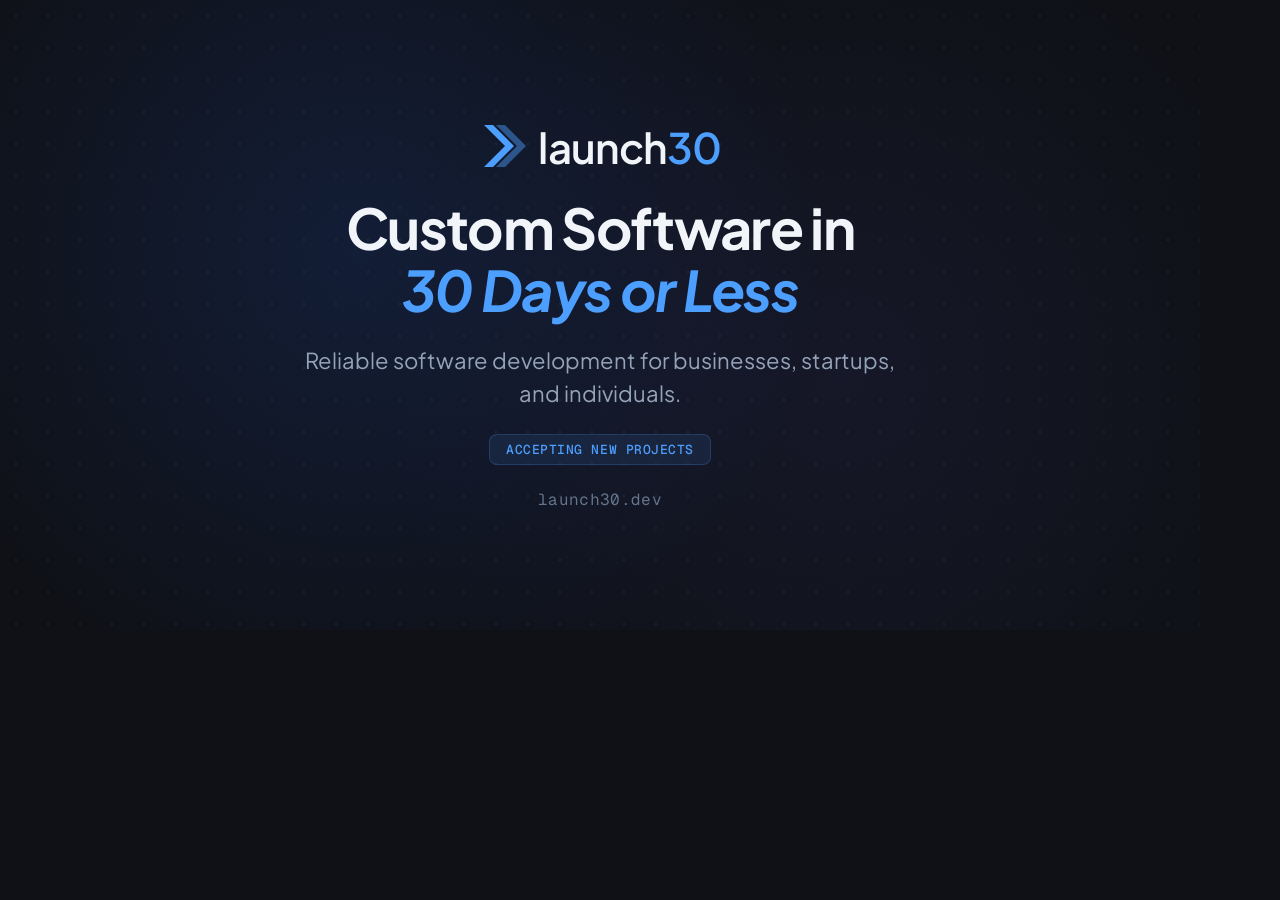
<file: og-image.html>
<!DOCTYPE html>
<html>
<head>
<meta charset="UTF-8">
<link href="https://fonts.googleapis.com/css2?family=Plus+Jakarta+Sans:wght@400;500;600;700&family=Geist+Mono:wght@400;500&display=swap" rel="stylesheet">
<style>
  * { margin: 0; padding: 0; box-sizing: border-box; }
  body {
    width: 1200px;
    height: 630px;
    background: #0f1117;
    font-family: 'Plus Jakarta Sans', sans-serif;
    display: flex;
    align-items: center;
    justify-content: center;
    position: relative;
    overflow: hidden;
  }
  /* Subtle radial glow */
  body::before {
    content: '';
    position: absolute;
    inset: 0;
    background:
      radial-gradient(circle at 30% 40%, rgba(37, 99, 235, 0.15), transparent 50%),
      radial-gradient(circle at 70% 60%, rgba(99, 102, 241, 0.08), transparent 50%);
  }
  /* Dot grid */
  body::after {
    content: '';
    position: absolute;
    inset: 0;
    background-image: radial-gradient(circle, rgba(255,255,255,0.06) 1px, transparent 1px);
    background-size: 32px 32px;
  }
  .card {
    position: relative;
    z-index: 1;
    text-align: center;
    display: flex;
    flex-direction: column;
    align-items: center;
    gap: 24px;
  }
  .logo-row {
    display: flex;
    align-items: center;
    gap: 12px;
  }
  .logo-text {
    font-size: 42px;
    font-weight: 600;
    color: #f1f5f9;
    letter-spacing: -0.02em;
  }
  .logo-text span {
    color: #4D9FFF;
  }
  h1 {
    font-size: 56px;
    font-weight: 700;
    color: #f1f5f9;
    letter-spacing: -0.03em;
    line-height: 1.1;
  }
  h1 em {
    font-style: italic;
    color: #4D9FFF;
  }
  p {
    font-size: 22px;
    color: #94a3b8;
    max-width: 600px;
    line-height: 1.5;
  }
  .badge {
    font-family: 'Geist Mono', monospace;
    font-size: 13px;
    font-weight: 500;
    letter-spacing: 0.04em;
    color: #4D9FFF;
    background: rgba(77, 159, 255, 0.1);
    border: 1px solid rgba(77, 159, 255, 0.2);
    padding: 6px 16px;
    border-radius: 8px;
  }
  .url {
    font-family: 'Geist Mono', monospace;
    font-size: 16px;
    color: #64748b;
    letter-spacing: 0.02em;
  }
</style>
</head>
<body>
  <div class="card">
    <div class="logo-row">
      <svg width="48" height="48" viewBox="0 0 64 64" fill="none">
        <path d="M8 4L36 32L8 60L20 60L48 32L20 4Z" fill="#4D9FFF"/>
        <path d="M24 4L52 32L24 60L36 60L64 32L36 4Z" fill="#4D9FFF" opacity="0.45"/>
      </svg>
      <span class="logo-text">launch<span>30</span></span>
    </div>
    <h1>Custom Software in<br><em>30 Days or Less</em></h1>
    <p>Reliable software development for businesses, startups, and individuals.</p>
    <span class="badge">ACCEPTING NEW PROJECTS</span>
    <span class="url">launch30.dev</span>
  </div>
</body>
</html>
</file>
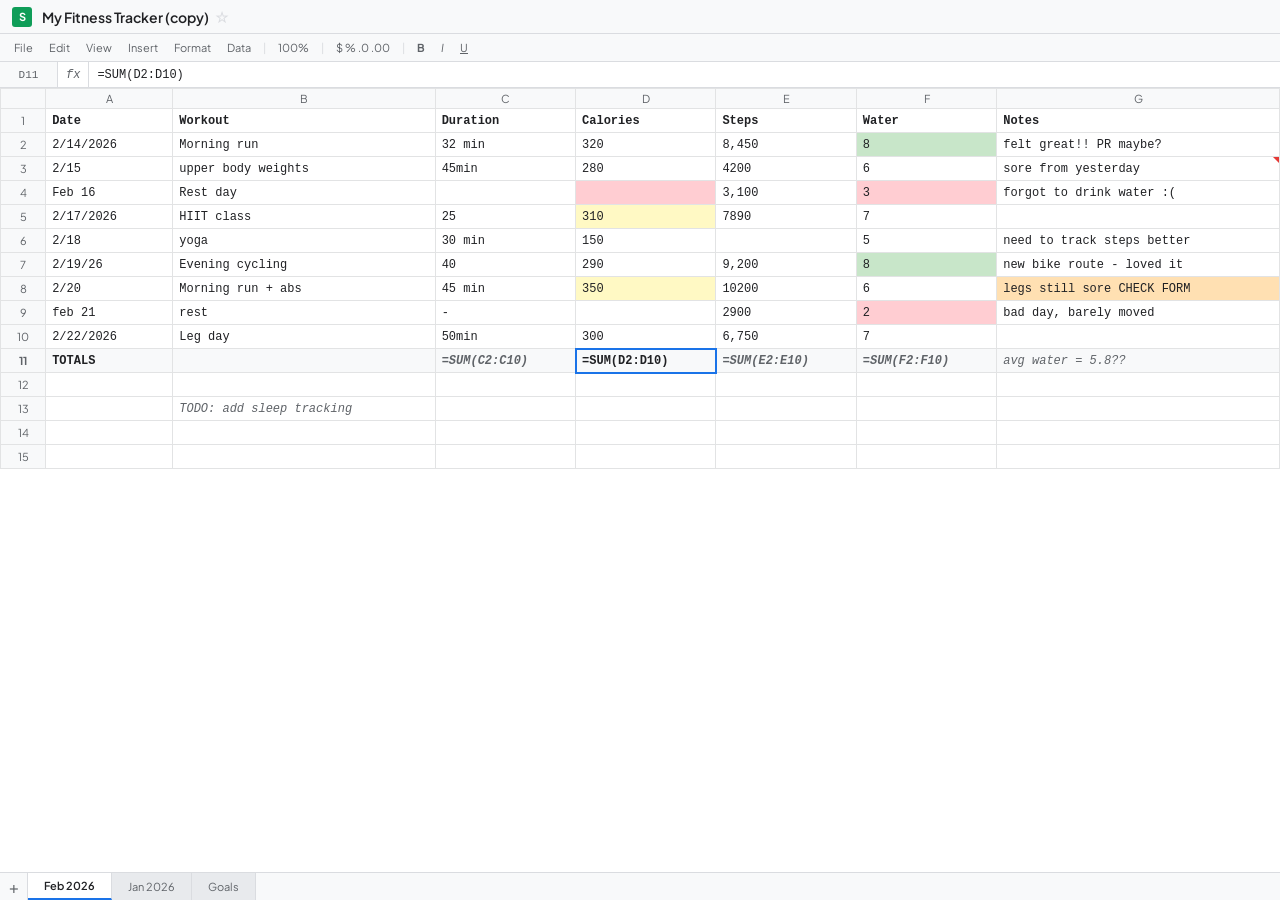
<file: demos/apps/fittrack-before.html>
<!DOCTYPE html>
<html lang="en">
<head>
<meta charset="UTF-8">
<meta name="viewport" content="width=device-width, initial-scale=1.0">
<title>My Fitness Tracker - Google Sheets</title>
<link rel="preconnect" href="https://fonts.googleapis.com">
<link rel="preconnect" href="https://fonts.gstatic.com" crossorigin>
<link href="https://fonts.googleapis.com/css2?family=Plus+Jakarta+Sans:wght@400;500;600&display=swap" rel="stylesheet">
<style>
:root {
  --sheet-bg: #ffffff;
  --chrome-bg: #f8f9fa;
  --toolbar-border: #dadce0;
  --cell-border: #e2e3e4;
  --text: #202124;
  --text-muted: #5f6368;
  --header-bg: #f8f9fa;
  --select-blue: #1a73e8;
  --tab-bg: #e8eaed;
}
@media (prefers-color-scheme: dark) {
  :root {
    --sheet-bg: #1e1e1e;
    --chrome-bg: #2d2d2d;
    --toolbar-border: #444;
    --cell-border: #3a3a3a;
    --text: #d4d4d4;
    --text-muted: #888;
    --header-bg: #2a2a2a;
    --select-blue: #4da3ff;
    --tab-bg: #333;
  }
}
*, *::before, *::after { margin: 0; padding: 0; box-sizing: border-box; }
html, body { height: 100%; overflow: hidden; }
body {
  font-family: 'Plus Jakarta Sans', Arial, sans-serif;
  background: var(--chrome-bg);
  color: var(--text);
}
/* Top chrome bar */
.chrome-bar {
  display: flex; align-items: center; gap: 10px;
  padding: 6px 12px; background: var(--chrome-bg);
  border-bottom: 1px solid var(--toolbar-border);
  font-size: 11px; color: var(--text-muted);
}
.doc-icon {
  width: 20px; height: 20px; background: #0f9d58; border-radius: 3px;
  display: flex; align-items: center; justify-content: center;
  color: #fff; font-weight: 700; font-size: 11px; flex-shrink: 0;
}
.doc-title { font-size: 14px; font-weight: 600; color: var(--text); }
.doc-star { color: #dadce0; margin-left: -4px; font-size: 16px; }
/* Toolbar */
.toolbar {
  display: flex; align-items: center; gap: 4px;
  padding: 2px 8px; background: var(--chrome-bg);
  border-bottom: 1px solid var(--toolbar-border);
  font-size: 11px; color: var(--text-muted);
  overflow: hidden; min-height: 28px;
}
.toolbar span {
  padding: 2px 6px; border-radius: 3px; white-space: nowrap;
  cursor: default; font-size: 11px;
}
.toolbar .sep { color: var(--toolbar-border); padding: 0 2px; }
/* Formula bar */
.formula-bar {
  display: flex; align-items: center;
  border-bottom: 1px solid var(--toolbar-border);
  background: var(--sheet-bg); font-size: 12px; height: 26px;
}
.cell-ref {
  width: 58px; text-align: center; border-right: 1px solid var(--toolbar-border);
  font-family: 'Consolas', 'Courier New', monospace; font-size: 11px;
  color: var(--text-muted); padding: 0 4px; height: 100%;
  display: flex; align-items: center; justify-content: center;
  background: var(--header-bg);
}
.fx {
  padding: 0 8px; color: var(--text-muted); font-style: italic;
  font-family: 'Consolas', 'Courier New', monospace; font-size: 12px;
  border-right: 1px solid var(--toolbar-border); height: 100%;
  display: flex; align-items: center;
}
.formula-input {
  flex: 1; padding: 0 8px;
  font-family: 'Consolas', 'Courier New', monospace; font-size: 12px;
  color: var(--text); display: flex; align-items: center;
}
/* Spreadsheet grid */
.sheet-wrap {
  flex: 1; overflow: auto; background: var(--sheet-bg);
  display: flex; flex-direction: column;
}
.sheet { flex: 1; }
table {
  border-collapse: collapse; width: 100%;
  font-family: 'Consolas', 'Courier New', monospace;
  font-size: 12px; color: var(--text);
}
/* Row numbers and column headers */
th {
  background: var(--header-bg); color: var(--text-muted);
  font-weight: 400; font-size: 11px;
  border: 1px solid var(--cell-border); padding: 3px 6px;
  position: sticky; top: 0; z-index: 2;
  font-family: 'Plus Jakarta Sans', Arial, sans-serif;
  user-select: none;
}
th.row-num {
  position: sticky; left: 0; z-index: 3;
  width: 32px; text-align: center; min-width: 32px;
}
th.corner {
  position: sticky; left: 0; top: 0; z-index: 4;
  width: 32px; min-width: 32px;
}
td {
  border: 1px solid var(--cell-border); padding: 3px 6px;
  white-space: nowrap; height: 24px; vertical-align: middle;
}
td.row-num {
  background: var(--header-bg); color: var(--text-muted);
  text-align: center; font-family: 'Plus Jakarta Sans', Arial, sans-serif;
  font-size: 11px; font-weight: 400;
  position: sticky; left: 0; z-index: 1; width: 32px; min-width: 32px;
}
/* Selected cell */
td.selected {
  outline: 2px solid var(--select-blue); outline-offset: -1px;
  z-index: 1; position: relative;
}
/* Column widths -- intentionally inconsistent */
.col-a { width: 90px; }
.col-b { width: 140px; }
.col-c { width: 68px; }
.col-d { width: 72px; }
.col-e { width: 80px; }
.col-f { width: 56px; }
.col-g { width: 200px; }
/* Color-coded cells (manual highlighting) */
.bg-yellow { background: #fff9c4; }
.bg-red { background: #ffcdd2; }
.bg-green { background: #c8e6c9; }
.bg-orange { background: #ffe0b2; }
@media (prefers-color-scheme: dark) {
  .bg-yellow { background: #4a4520; }
  .bg-red { background: #4a2020; }
  .bg-green { background: #1e3a1e; }
  .bg-orange { background: #4a3518; }
}
/* Comment indicator */
.has-comment {
  position: relative;
}
.has-comment::after {
  content: '';
  position: absolute; top: 0; right: 0;
  width: 0; height: 0;
  border-left: 6px solid transparent;
  border-top: 6px solid #e53935;
}
/* Totals row styling */
.totals td { font-weight: 700; background: var(--header-bg); }
.formula-text { color: var(--text-muted); font-style: italic; font-weight: 400; }
/* Bottom tab bar */
.tab-bar {
  display: flex; align-items: center; gap: 0;
  border-top: 1px solid var(--toolbar-border);
  background: var(--chrome-bg); height: 28px;
  font-family: 'Plus Jakarta Sans', Arial, sans-serif;
  font-size: 11px; flex-shrink: 0;
}
.tab-add {
  width: 28px; display: flex; align-items: center;
  justify-content: center; color: var(--text-muted);
  border-right: 1px solid var(--toolbar-border);
  height: 100%; font-size: 16px; cursor: default;
}
.tab {
  padding: 0 16px; height: 100%; display: flex;
  align-items: center; cursor: default;
  border-right: 1px solid var(--toolbar-border);
}
.tab.active {
  background: var(--sheet-bg); font-weight: 600;
  color: var(--text); border-bottom: 2px solid var(--select-blue);
}
.tab.inactive {
  background: var(--tab-bg); color: var(--text-muted);
}
/* Layout */
.app {
  display: flex; flex-direction: column;
  height: 100vh; overflow: hidden;
}
</style>
</head>
<body>
<div class="app">

  <!-- Chrome bar -->
  <div class="chrome-bar">
    <div class="doc-icon">S</div>
    <span class="doc-title">My Fitness Tracker (copy)</span>
    <span class="doc-star">&#9734;</span>
  </div>

  <!-- Toolbar -->
  <div class="toolbar">
    <span>File</span><span>Edit</span><span>View</span><span>Insert</span><span>Format</span><span>Data</span>
    <span class="sep">|</span>
    <span>100%</span><span class="sep">|</span>
    <span>$ % .0 .00</span><span class="sep">|</span>
    <span style="font-weight:700;">B</span>
    <span style="font-style:italic;">I</span>
    <span style="text-decoration:underline;">U</span>
  </div>

  <!-- Formula bar -->
  <div class="formula-bar">
    <div class="cell-ref">D11</div>
    <div class="fx">fx</div>
    <div class="formula-input">=SUM(D2:D10)</div>
  </div>

  <!-- Spreadsheet -->
  <div class="sheet-wrap">
    <div class="sheet">
      <table>
        <thead>
          <tr>
            <th class="corner"></th>
            <th class="col-a">A</th>
            <th class="col-b">B</th>
            <th class="col-c">C</th>
            <th class="col-d">D</th>
            <th class="col-e">E</th>
            <th class="col-f">F</th>
            <th class="col-g">G</th>
          </tr>
        </thead>
        <tbody>
          <!-- Header row -->
          <tr>
            <td class="row-num">1</td>
            <td style="font-weight:700;">Date</td>
            <td style="font-weight:700;">Workout</td>
            <td style="font-weight:700;">Duration</td>
            <td style="font-weight:700;">Calories</td>
            <td style="font-weight:700;">Steps</td>
            <td style="font-weight:700;">Water</td>
            <td style="font-weight:700;">Notes</td>
          </tr>
          <!-- Data rows -->
          <tr>
            <td class="row-num">2</td>
            <td>2/14/2026</td>
            <td>Morning run</td>
            <td>32 min</td>
            <td>320</td>
            <td>8,450</td>
            <td class="bg-green">8</td>
            <td>felt great!! PR maybe?</td>
          </tr>
          <tr>
            <td class="row-num">3</td>
            <td>2/15</td>
            <td>upper body weights</td>
            <td>45min</td>
            <td>280</td>
            <td>4200</td>
            <td>6</td>
            <td class="has-comment">sore from yesterday</td>
          </tr>
          <tr>
            <td class="row-num">4</td>
            <td>Feb 16</td>
            <td>Rest day</td>
            <td></td>
            <td class="bg-red"></td>
            <td>3,100</td>
            <td class="bg-red">3</td>
            <td>forgot to drink water :(</td>
          </tr>
          <tr>
            <td class="row-num">5</td>
            <td>2/17/2026</td>
            <td>HIIT class</td>
            <td>25</td>
            <td class="bg-yellow">310</td>
            <td>7890</td>
            <td>7</td>
            <td></td>
          </tr>
          <tr>
            <td class="row-num">6</td>
            <td>2/18</td>
            <td>yoga</td>
            <td>30 min</td>
            <td>150</td>
            <td></td>
            <td>5</td>
            <td>need to track steps better</td>
          </tr>
          <tr>
            <td class="row-num">7</td>
            <td>2/19/26</td>
            <td>Evening cycling</td>
            <td>40</td>
            <td>290</td>
            <td>9,200</td>
            <td class="bg-green">8</td>
            <td>new bike route - loved it</td>
          </tr>
          <tr>
            <td class="row-num">8</td>
            <td>2/20</td>
            <td>Morning run + abs</td>
            <td>45 min</td>
            <td class="bg-yellow">350</td>
            <td>10200</td>
            <td>6</td>
            <td class="bg-orange">legs still sore CHECK FORM</td>
          </tr>
          <tr>
            <td class="row-num">9</td>
            <td>feb 21</td>
            <td>rest</td>
            <td>-</td>
            <td></td>
            <td>2900</td>
            <td class="bg-red">2</td>
            <td>bad day, barely moved</td>
          </tr>
          <tr>
            <td class="row-num">10</td>
            <td>2/22/2026</td>
            <td>Leg day</td>
            <td>50min</td>
            <td>300</td>
            <td>6,750</td>
            <td>7</td>
            <td></td>
          </tr>
          <!-- Totals row -->
          <tr class="totals">
            <td class="row-num">11</td>
            <td style="font-weight:700;">TOTALS</td>
            <td></td>
            <td class="formula-text">=SUM(C2:C10)</td>
            <td class="selected">=SUM(D2:D10)</td>
            <td class="formula-text">=SUM(E2:E10)</td>
            <td class="formula-text">=SUM(F2:F10)</td>
            <td style="color:var(--text-muted);font-style:italic;font-weight:400;">avg water = 5.8??</td>
          </tr>
          <!-- Empty rows -->
          <tr><td class="row-num">12</td><td></td><td></td><td></td><td></td><td></td><td></td><td></td></tr>
          <tr><td class="row-num">13</td><td></td><td style="color:var(--text-muted);font-style:italic;">TODO: add sleep tracking</td><td></td><td></td><td></td><td></td><td></td></tr>
          <tr><td class="row-num">14</td><td></td><td></td><td></td><td></td><td></td><td></td><td></td></tr>
          <tr><td class="row-num">15</td><td></td><td></td><td></td><td></td><td></td><td></td><td></td></tr>
        </tbody>
      </table>
    </div>
  </div>

  <!-- Bottom tab bar -->
  <div class="tab-bar">
    <div class="tab-add">+</div>
    <div class="tab active">Feb 2026</div>
    <div class="tab inactive">Jan 2026</div>
    <div class="tab inactive">Goals</div>
  </div>

</div>
</body>
</html>
</file>
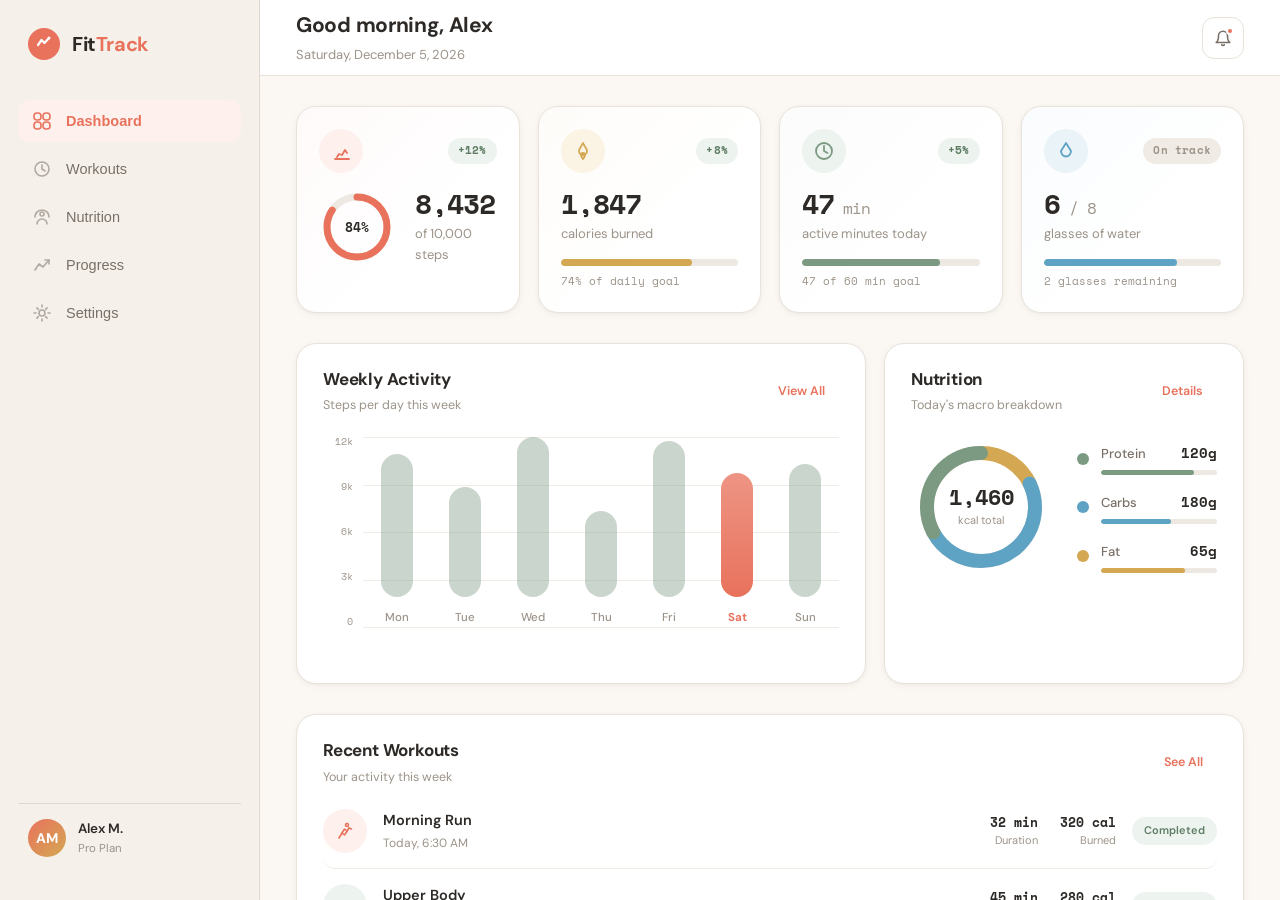
<file: demos/apps/fittrack.html>
<!DOCTYPE html>
<html lang="en">
<head>
<meta charset="UTF-8">
<meta name="viewport" content="width=device-width, initial-scale=1.0">
<title>FitTrack Personal Dashboard</title>
<link rel="preconnect" href="https://fonts.googleapis.com">
<link rel="preconnect" href="https://fonts.gstatic.com" crossorigin>
<link href="https://fonts.googleapis.com/css2?family=DM+Sans:wght@400;500;600;700&family=Space+Mono:wght@400;700&display=swap" rel="stylesheet">
<style>
/* ============================================
   CSS CUSTOM PROPERTIES — Warm Wellness Theme
   ============================================ */
:root {
  /* Colors — Light Mode */
  --bg-primary: #FBF8F4;
  --bg-secondary: #FFFFFF;
  --bg-sidebar: #F5F0EA;
  --bg-card: #FFFFFF;
  --bg-hover: #F0EBE4;
  --bg-progress: #EDE8E1;

  --text-primary: #2D2926;
  --text-secondary: #7A7067;
  --text-muted: #9C9389;
  --text-sidebar: #7A7067;
  --text-sidebar-active: #2D2926;
  --text-on-accent: #ffffff;

  --accent-coral: #E8725C;
  --accent-coral-light: #FDF0ED;
  --accent-coral-dark: #C95A45;
  --accent-sage: #7C9A82;
  --accent-sage-light: #EDF3EE;
  --accent-sage-dark: #5E7D64;
  --accent-amber: #D4A853;
  --accent-amber-light: #FBF4E4;
  --accent-lavender: #9B8EC4;
  --accent-lavender-light: #F1EEF8;
  --accent-sky: #5EA3C4;
  --accent-sky-light: #EAF3F8;

  --border-color: #E8E2DA;
  --border-light: #F0EBE4;
  --sidebar-border: #E0D8CE;

  --shadow-sm: 0 1px 3px rgba(45, 41, 38, 0.04), 0 1px 2px rgba(45, 41, 38, 0.02);
  --shadow-md: 0 4px 14px rgba(45, 41, 38, 0.06), 0 2px 6px rgba(45, 41, 38, 0.03);
  --shadow-lg: 0 10px 30px rgba(45, 41, 38, 0.08), 0 4px 12px rgba(45, 41, 38, 0.04);
  --shadow-card: 0 2px 8px rgba(45, 41, 38, 0.04), 0 1px 3px rgba(45, 41, 38, 0.03);
  --shadow-warm: 0 4px 20px rgba(232, 114, 92, 0.08);

  --radius-sm: 12px;
  --radius-md: 16px;
  --radius-lg: 20px;
  --radius-xl: 24px;
  --radius-pill: 9999px;

  --sidebar-width: 260px;
  --topbar-height: 76px;

  --font-body: 'DM Sans', -apple-system, BlinkMacSystemFont, 'Segoe UI', sans-serif;
  --font-mono: 'Space Mono', 'Courier New', monospace;

  --transition-fast: 150ms ease;
  --transition-normal: 250ms ease;
  --transition-slow: 400ms cubic-bezier(0.25, 0.46, 0.45, 0.94);
}

/* ============================================
   DARK MODE
   ============================================ */
@media (prefers-color-scheme: dark) {
  :root {
    --bg-primary: #1A1814;
    --bg-secondary: #211F1B;
    --bg-sidebar: #1E1C18;
    --bg-card: #252220;
    --bg-hover: #2E2B27;
    --bg-progress: #332F2B;

    --text-primary: #EDE8E1;
    --text-secondary: #A69D93;
    --text-muted: #7A7067;
    --text-sidebar: #8A8178;
    --text-sidebar-active: #EDE8E1;

    --accent-coral-light: #3A2220;
    --accent-sage-light: #1E2D20;
    --accent-amber-light: #332C1A;
    --accent-lavender-light: #272240;
    --accent-sky-light: #1A2A33;

    --border-color: #3A3530;
    --border-light: #2E2B27;
    --sidebar-border: #33302B;

    --shadow-sm: 0 1px 3px rgba(0, 0, 0, 0.2);
    --shadow-md: 0 4px 14px rgba(0, 0, 0, 0.25);
    --shadow-lg: 0 10px 30px rgba(0, 0, 0, 0.35);
    --shadow-card: 0 2px 8px rgba(0, 0, 0, 0.2), 0 1px 3px rgba(0, 0, 0, 0.15);
    --shadow-warm: 0 4px 20px rgba(232, 114, 92, 0.06);
  }
}

/* ============================================
   REDUCED MOTION
   ============================================ */
@media (prefers-reduced-motion: reduce) {
  *, *::before, *::after {
    animation-duration: 0.01ms !important;
    animation-iteration-count: 1 !important;
    transition-duration: 0.01ms !important;
  }
}

/* ============================================
   RESET & BASE
   ============================================ */
*, *::before, *::after {
  margin: 0;
  padding: 0;
  box-sizing: border-box;
}

html, body {
  height: 100%;
  overflow: hidden;
}

body {
  font-family: var(--font-body);
  background: var(--bg-primary);
  color: var(--text-primary);
  -webkit-font-smoothing: antialiased;
  -moz-osx-font-smoothing: grayscale;
  line-height: 1.6;
}

/* ============================================
   LAYOUT SHELL
   ============================================ */
.app-shell {
  display: flex;
  height: 100vh;
  width: 100%;
  overflow: hidden;
}

/* ============================================
   SIDEBAR — Warm Cream Theme
   ============================================ */
.sidebar {
  width: var(--sidebar-width);
  min-width: var(--sidebar-width);
  background: var(--bg-sidebar);
  border-right: 1px solid var(--sidebar-border);
  display: flex;
  flex-direction: column;
  padding: 28px 18px;
  transition: transform var(--transition-normal), width var(--transition-normal);
  z-index: 100;
  overflow-y: auto;
  overflow-x: hidden;
}

.sidebar-logo {
  display: flex;
  align-items: center;
  gap: 12px;
  padding: 0 10px;
  margin-bottom: 40px;
  text-decoration: none;
}

.sidebar-logo svg {
  flex-shrink: 0;
}

.sidebar-logo-text {
  font-size: 20px;
  font-weight: 700;
  color: var(--text-primary);
  letter-spacing: -0.4px;
}

.sidebar-logo-text span {
  color: var(--accent-coral);
}

.sidebar-nav {
  flex: 1;
  display: flex;
  flex-direction: column;
  gap: 6px;
}

.nav-item {
  display: flex;
  align-items: center;
  gap: 14px;
  padding: 11px 14px;
  border-radius: var(--radius-sm);
  color: var(--text-sidebar);
  cursor: pointer;
  transition: all var(--transition-fast);
  font-size: 14.5px;
  font-weight: 500;
  text-decoration: none;
  border: none;
  background: none;
  width: 100%;
  text-align: left;
}

.nav-item svg {
  width: 20px;
  height: 20px;
  flex-shrink: 0;
  opacity: 0.55;
  transition: opacity var(--transition-fast);
}

.nav-item:hover {
  background: var(--bg-hover);
  color: var(--text-primary);
}

.nav-item:hover svg {
  opacity: 0.8;
}

.nav-item.active {
  background: var(--accent-coral-light);
  color: var(--accent-coral);
  font-weight: 600;
}

.nav-item.active svg {
  opacity: 1;
  color: var(--accent-coral);
}

.sidebar-user {
  display: flex;
  align-items: center;
  gap: 12px;
  padding: 14px 10px;
  margin-top: 16px;
  border-top: 1px solid var(--sidebar-border);
}

.sidebar-avatar {
  width: 38px;
  height: 38px;
  border-radius: var(--radius-pill);
  background: linear-gradient(135deg, var(--accent-coral), var(--accent-amber));
  display: flex;
  align-items: center;
  justify-content: center;
  font-size: 14px;
  font-weight: 700;
  color: #ffffff;
  flex-shrink: 0;
}

.sidebar-user-info {
  min-width: 0;
}

.sidebar-user-name {
  font-size: 13.5px;
  font-weight: 600;
  color: var(--text-primary);
  white-space: nowrap;
  overflow: hidden;
  text-overflow: ellipsis;
}

.sidebar-user-plan {
  font-size: 11.5px;
  color: var(--text-muted);
  white-space: nowrap;
}

/* ============================================
   MOBILE MENU TOGGLE
   ============================================ */
.mobile-menu-btn {
  display: none;
  position: fixed;
  top: 18px;
  left: 16px;
  z-index: 200;
  width: 42px;
  height: 42px;
  border-radius: var(--radius-sm);
  background: var(--bg-card);
  border: 1px solid var(--border-color);
  box-shadow: var(--shadow-md);
  cursor: pointer;
  align-items: center;
  justify-content: center;
  color: var(--text-primary);
  transition: background var(--transition-fast);
}

.mobile-menu-btn:hover {
  background: var(--bg-hover);
}

.sidebar-overlay {
  display: none;
  position: fixed;
  inset: 0;
  background: rgba(45, 41, 38, 0.4);
  backdrop-filter: blur(4px);
  z-index: 90;
  opacity: 0;
  transition: opacity var(--transition-normal);
}

.sidebar-overlay.visible {
  opacity: 1;
}

/* ============================================
   MAIN CONTENT
   ============================================ */
.main-content {
  flex: 1;
  display: flex;
  flex-direction: column;
  overflow: hidden;
  min-width: 0;
}

/* ============================================
   TOP BAR
   ============================================ */
.topbar {
  height: var(--topbar-height);
  min-height: var(--topbar-height);
  display: flex;
  align-items: center;
  justify-content: space-between;
  padding: 0 36px;
  border-bottom: 1px solid var(--border-color);
  background: var(--bg-secondary);
}

.topbar-left h1 {
  font-size: 21px;
  font-weight: 700;
  color: var(--text-primary);
  letter-spacing: -0.3px;
}

.topbar-left p {
  font-size: 13px;
  color: var(--text-muted);
  margin-top: 2px;
}

.topbar-right {
  display: flex;
  align-items: center;
  gap: 12px;
}

.notification-btn {
  position: relative;
  width: 42px;
  height: 42px;
  border-radius: var(--radius-sm);
  border: 1px solid var(--border-color);
  background: var(--bg-card);
  cursor: pointer;
  display: flex;
  align-items: center;
  justify-content: center;
  color: var(--text-secondary);
  transition: all var(--transition-fast);
}

.notification-btn:hover {
  border-color: var(--accent-coral);
  color: var(--accent-coral);
  box-shadow: var(--shadow-warm);
}

.notification-dot {
  position: absolute;
  top: 9px;
  right: 9px;
  width: 8px;
  height: 8px;
  border-radius: 50%;
  background: var(--accent-coral);
  border: 2px solid var(--bg-card);
}

/* ============================================
   SCROLLABLE AREA
   ============================================ */
.content-scroll {
  flex: 1;
  overflow-y: auto;
  overflow-x: hidden;
  padding: 30px 36px 48px;
}

.content-scroll::-webkit-scrollbar {
  width: 6px;
}

.content-scroll::-webkit-scrollbar-track {
  background: transparent;
}

.content-scroll::-webkit-scrollbar-thumb {
  background: var(--border-color);
  border-radius: 3px;
}

.content-scroll::-webkit-scrollbar-thumb:hover {
  background: var(--text-muted);
}

/* ============================================
   STATS ROW
   ============================================ */
.stats-row {
  display: grid;
  grid-template-columns: repeat(4, 1fr);
  gap: 18px;
  margin-bottom: 30px;
}

.stat-card {
  background: var(--bg-card);
  border: 1px solid var(--border-color);
  border-radius: var(--radius-lg);
  padding: 22px;
  box-shadow: var(--shadow-card);
  transition: transform var(--transition-slow), box-shadow var(--transition-slow);
  cursor: default;
  position: relative;
  overflow: hidden;
}

.stat-card::before {
  content: '';
  position: absolute;
  top: 0;
  left: 0;
  right: 0;
  height: 100%;
  opacity: 0.35;
  pointer-events: none;
  border-radius: inherit;
}

.stat-card.coral-gradient::before {
  background: linear-gradient(135deg, rgba(232, 114, 92, 0.1) 0%, transparent 60%);
}

.stat-card.amber-gradient::before {
  background: linear-gradient(135deg, rgba(212, 168, 83, 0.1) 0%, transparent 60%);
}

.stat-card.sage-gradient::before {
  background: linear-gradient(135deg, rgba(124, 154, 130, 0.1) 0%, transparent 60%);
}

.stat-card.sky-gradient::before {
  background: linear-gradient(135deg, rgba(94, 163, 196, 0.1) 0%, transparent 60%);
}

.stat-card:hover {
  transform: translateY(-3px);
  box-shadow: var(--shadow-lg);
}

.stat-card-header {
  display: flex;
  align-items: center;
  justify-content: space-between;
  margin-bottom: 16px;
  position: relative;
}

.stat-card-icon {
  width: 44px;
  height: 44px;
  border-radius: var(--radius-pill);
  display: flex;
  align-items: center;
  justify-content: center;
}

.stat-card-icon.coral {
  background: var(--accent-coral-light);
  color: var(--accent-coral);
}
.stat-card-icon.sage {
  background: var(--accent-sage-light);
  color: var(--accent-sage);
}
.stat-card-icon.amber {
  background: var(--accent-amber-light);
  color: var(--accent-amber);
}
.stat-card-icon.sky {
  background: var(--accent-sky-light);
  color: var(--accent-sky);
}

.stat-card-badge {
  font-size: 11px;
  font-weight: 700;
  padding: 4px 10px;
  border-radius: var(--radius-pill);
  font-family: var(--font-mono);
  letter-spacing: 0.2px;
}

.stat-card-badge.up {
  background: var(--accent-sage-light);
  color: var(--accent-sage-dark);
}

.stat-card-badge.neutral {
  background: var(--bg-hover);
  color: var(--text-muted);
}

.stat-card-value {
  font-family: var(--font-mono);
  font-size: 28px;
  font-weight: 700;
  color: var(--text-primary);
  letter-spacing: -1px;
  line-height: 1.1;
  position: relative;
}

.stat-card-label {
  font-size: 13px;
  color: var(--text-muted);
  margin-top: 4px;
  position: relative;
}

.stat-card-progress {
  margin-top: 14px;
  position: relative;
}

.stat-progress-bar {
  width: 100%;
  height: 7px;
  background: var(--bg-progress);
  border-radius: var(--radius-pill);
  overflow: hidden;
}

.stat-progress-fill {
  height: 100%;
  border-radius: var(--radius-pill);
  transition: width 0.8s ease;
}

.stat-progress-fill.coral { background: var(--accent-coral); }
.stat-progress-fill.sage { background: var(--accent-sage); }
.stat-progress-fill.amber { background: var(--accent-amber); }
.stat-progress-fill.sky { background: var(--accent-sky); }

.stat-progress-text {
  font-size: 11px;
  font-family: var(--font-mono);
  color: var(--text-muted);
  margin-top: 7px;
}

/* Steps card with ring */
.steps-card-body {
  display: flex;
  align-items: center;
  gap: 20px;
  position: relative;
}

.steps-ring-container {
  position: relative;
  width: 76px;
  height: 76px;
  flex-shrink: 0;
}

.steps-ring-container svg {
  transform: rotate(-90deg);
}

.steps-ring-text {
  position: absolute;
  inset: 0;
  display: flex;
  align-items: center;
  justify-content: center;
  font-family: var(--font-mono);
  font-size: 13px;
  font-weight: 700;
  color: var(--text-primary);
}

/* ============================================
   GRID: Chart + Nutrition
   ============================================ */
.content-grid {
  display: grid;
  grid-template-columns: 1fr 360px;
  gap: 18px;
  margin-bottom: 30px;
}

/* ============================================
   CARD SHARED STYLES
   ============================================ */
.card {
  background: var(--bg-card);
  border: 1px solid var(--border-color);
  border-radius: var(--radius-lg);
  box-shadow: var(--shadow-card);
  overflow: hidden;
}

.card-header {
  display: flex;
  align-items: center;
  justify-content: space-between;
  padding: 22px 26px 0;
}

.card-title {
  font-size: 17px;
  font-weight: 700;
  color: var(--text-primary);
  letter-spacing: -0.2px;
}

.card-subtitle {
  font-size: 12.5px;
  color: var(--text-muted);
  margin-top: 2px;
}

.card-action {
  font-size: 12.5px;
  font-weight: 600;
  color: var(--accent-coral);
  cursor: pointer;
  background: none;
  border: none;
  padding: 7px 14px;
  border-radius: var(--radius-sm);
  transition: background var(--transition-fast);
  font-family: var(--font-body);
}

.card-action:hover {
  background: var(--accent-coral-light);
}

.card-body {
  padding: 22px 26px 26px;
}

/* ============================================
   WEEKLY ACTIVITY CHART — Pill-shaped bars
   ============================================ */
.chart-container {
  width: 100%;
  height: 220px;
  display: flex;
  align-items: flex-end;
  gap: 0;
  position: relative;
  padding-left: 40px;
  padding-bottom: 30px;
}

.chart-y-axis {
  position: absolute;
  left: 0;
  top: 0;
  bottom: 30px;
  width: 40px;
  display: flex;
  flex-direction: column;
  justify-content: space-between;
  align-items: flex-end;
  padding-right: 10px;
}

.chart-y-label {
  font-family: var(--font-mono);
  font-size: 10px;
  color: var(--text-muted);
  line-height: 1;
}

.chart-grid {
  position: absolute;
  left: 40px;
  right: 0;
  top: 0;
  bottom: 30px;
}

.chart-grid-line {
  position: absolute;
  left: 0;
  right: 0;
  height: 1px;
  background: var(--border-light);
}

.chart-bars {
  display: flex;
  align-items: flex-end;
  flex: 1;
  height: 100%;
  gap: 0;
  position: relative;
  z-index: 2;
  padding-bottom: 0;
}

.chart-bar-group {
  flex: 1;
  display: flex;
  flex-direction: column;
  align-items: center;
  height: 100%;
  justify-content: flex-end;
}

.chart-bar {
  width: 50%;
  max-width: 32px;
  border-radius: var(--radius-pill);
  background: var(--accent-sage);
  opacity: 0.3;
  transition: opacity var(--transition-fast), transform var(--transition-fast);
  cursor: pointer;
  position: relative;
}

.chart-bar:hover {
  opacity: 0.55 !important;
  transform: scaleY(1.03);
  transform-origin: bottom;
}

.chart-bar.today {
  opacity: 1;
  background: linear-gradient(to top, var(--accent-coral), #EE9484);
}

.chart-bar.active {
  opacity: 0.4;
}

.chart-bar-label {
  margin-top: 12px;
  font-size: 11.5px;
  font-weight: 500;
  color: var(--text-muted);
  text-align: center;
}

.chart-bar-label.today {
  color: var(--accent-coral);
  font-weight: 700;
}

/* Tooltip */
.chart-bar-tooltip {
  position: absolute;
  bottom: calc(100% + 10px);
  left: 50%;
  transform: translateX(-50%);
  background: var(--text-primary);
  color: var(--bg-primary);
  font-family: var(--font-mono);
  font-size: 11px;
  font-weight: 700;
  padding: 5px 10px;
  border-radius: var(--radius-sm);
  white-space: nowrap;
  opacity: 0;
  pointer-events: none;
  transition: opacity var(--transition-fast);
}

.chart-bar:hover .chart-bar-tooltip {
  opacity: 1;
}

/* ============================================
   NUTRITION DONUT
   ============================================ */
.nutrition-chart {
  display: flex;
  align-items: center;
  gap: 26px;
}

.donut-container {
  position: relative;
  width: 140px;
  height: 140px;
  flex-shrink: 0;
}

.donut-center {
  position: absolute;
  inset: 0;
  display: flex;
  flex-direction: column;
  align-items: center;
  justify-content: center;
}

.donut-center-value {
  font-family: var(--font-mono);
  font-size: 22px;
  font-weight: 700;
  color: var(--text-primary);
  line-height: 1.1;
}

.donut-center-label {
  font-size: 11px;
  color: var(--text-muted);
  margin-top: 3px;
}

.nutrition-legend {
  display: flex;
  flex-direction: column;
  gap: 16px;
  flex: 1;
}

.legend-item {
  display: flex;
  align-items: center;
  gap: 12px;
}

.legend-dot {
  width: 12px;
  height: 12px;
  border-radius: var(--radius-pill);
  flex-shrink: 0;
}

.legend-dot.protein { background: var(--accent-sage); }
.legend-dot.carbs { background: var(--accent-sky); }
.legend-dot.fat { background: var(--accent-amber); }

.legend-info {
  flex: 1;
  min-width: 0;
}

.legend-label {
  font-size: 13px;
  font-weight: 500;
  color: var(--text-secondary);
}

.legend-value {
  font-family: var(--font-mono);
  font-size: 14px;
  font-weight: 700;
  color: var(--text-primary);
}

.legend-bar {
  width: 100%;
  height: 5px;
  background: var(--bg-progress);
  border-radius: var(--radius-pill);
  margin-top: 5px;
  overflow: hidden;
}

.legend-bar-fill {
  height: 100%;
  border-radius: var(--radius-pill);
}

.legend-bar-fill.protein { background: var(--accent-sage); width: 80%; }
.legend-bar-fill.carbs { background: var(--accent-sky); width: 60%; }
.legend-bar-fill.fat { background: var(--accent-amber); width: 72%; }

/* ============================================
   RECENT WORKOUTS TABLE
   ============================================ */
.workouts-table {
  width: 100%;
}

.workout-row {
  display: flex;
  align-items: center;
  padding: 15px 0;
  border-bottom: 1px solid var(--border-light);
  transition: background var(--transition-fast);
  border-radius: var(--radius-sm);
  gap: 16px;
}

.workout-row:last-child {
  border-bottom: none;
  padding-bottom: 0;
}

.workout-row:first-child {
  padding-top: 0;
}

.workout-icon {
  width: 44px;
  height: 44px;
  border-radius: var(--radius-pill);
  display: flex;
  align-items: center;
  justify-content: center;
  flex-shrink: 0;
}

.workout-icon.run {
  background: var(--accent-coral-light);
  color: var(--accent-coral);
}
.workout-icon.strength {
  background: var(--accent-sage-light);
  color: var(--accent-sage);
}
.workout-icon.yoga {
  background: var(--accent-lavender-light);
  color: var(--accent-lavender);
}
.workout-icon.hiit {
  background: var(--accent-amber-light);
  color: var(--accent-amber);
}
.workout-icon.cycling {
  background: var(--accent-sky-light);
  color: var(--accent-sky);
}

.workout-info {
  flex: 1;
  min-width: 0;
}

.workout-name {
  font-size: 14.5px;
  font-weight: 600;
  color: var(--text-primary);
}

.workout-date {
  font-size: 12px;
  color: var(--text-muted);
  margin-top: 2px;
}

.workout-stats {
  display: flex;
  align-items: center;
  gap: 22px;
}

.workout-stat {
  text-align: right;
}

.workout-stat-value {
  font-family: var(--font-mono);
  font-size: 13px;
  font-weight: 700;
  color: var(--text-primary);
}

.workout-stat-label {
  font-size: 11px;
  color: var(--text-muted);
}

.workout-badge {
  font-size: 11px;
  font-weight: 600;
  padding: 5px 12px;
  border-radius: var(--radius-pill);
  background: var(--accent-sage-light);
  color: var(--accent-sage-dark);
  white-space: nowrap;
}

/* ============================================
   RESPONSIVE — TABLETS
   ============================================ */
@media (max-width: 1024px) {
  .content-grid {
    grid-template-columns: 1fr;
  }

  .stats-row {
    grid-template-columns: repeat(2, 1fr);
  }
}

/* ============================================
   RESPONSIVE — MOBILE
   ============================================ */
@media (max-width: 768px) {
  .sidebar {
    position: fixed;
    left: 0;
    top: 0;
    bottom: 0;
    transform: translateX(-100%);
  }

  .sidebar.open {
    transform: translateX(0);
  }

  .sidebar-overlay.visible {
    display: block;
  }

  .mobile-menu-btn {
    display: flex;
  }

  .topbar {
    padding: 0 18px 0 68px;
  }

  .content-scroll {
    padding: 22px 18px 36px;
  }

  .stats-row {
    grid-template-columns: 1fr 1fr;
    gap: 14px;
  }

  .stat-card {
    padding: 18px;
  }

  .stat-card-value {
    font-size: 22px;
  }

  .workout-stats {
    gap: 14px;
  }

  .workout-badge {
    display: none;
  }

  .topbar-left h1 {
    font-size: 17px;
  }

  .card-body {
    padding: 18px;
  }

  .card-header {
    padding: 18px 18px 0;
  }
}

@media (max-width: 480px) {
  .stats-row {
    grid-template-columns: 1fr;
  }

  .steps-card-body {
    flex-direction: column;
    align-items: flex-start;
  }

  .nutrition-chart {
    flex-direction: column;
    align-items: center;
  }

  .workout-stats {
    flex-direction: column;
    gap: 4px;
    align-items: flex-end;
  }
}

/* ============================================
   ANIMATIONS
   ============================================ */
@keyframes fadeInUp {
  from {
    opacity: 0;
    transform: translateY(14px);
  }
  to {
    opacity: 1;
    transform: translateY(0);
  }
}

.animate-in {
  animation: fadeInUp 0.5s cubic-bezier(0.25, 0.46, 0.45, 0.94) forwards;
  opacity: 0;
}

.animate-in:nth-child(1) { animation-delay: 0.06s; }
.animate-in:nth-child(2) { animation-delay: 0.12s; }
.animate-in:nth-child(3) { animation-delay: 0.18s; }
.animate-in:nth-child(4) { animation-delay: 0.24s; }

@keyframes ringFill {
  from { stroke-dashoffset: 188.5; }
}

.ring-progress {
  animation: ringFill 1.4s cubic-bezier(0.25, 0.46, 0.45, 0.94) forwards;
}

@keyframes barGrow {
  from { transform: scaleY(0); }
  to { transform: scaleY(1); }
}

.chart-bar {
  transform-origin: bottom;
  animation: barGrow 0.7s cubic-bezier(0.25, 0.46, 0.45, 0.94) forwards;
}

.chart-bar-group:nth-child(1) .chart-bar { animation-delay: 0.1s; }
.chart-bar-group:nth-child(2) .chart-bar { animation-delay: 0.16s; }
.chart-bar-group:nth-child(3) .chart-bar { animation-delay: 0.22s; }
.chart-bar-group:nth-child(4) .chart-bar { animation-delay: 0.28s; }
.chart-bar-group:nth-child(5) .chart-bar { animation-delay: 0.34s; }
.chart-bar-group:nth-child(6) .chart-bar { animation-delay: 0.4s; }
.chart-bar-group:nth-child(7) .chart-bar { animation-delay: 0.46s; }

</style>
</head>
<body>

<!-- Mobile menu button -->
<button class="mobile-menu-btn" onclick="toggleSidebar()" aria-label="Toggle menu">
  <svg width="20" height="20" viewBox="0 0 20 20" fill="none" stroke="currentColor" stroke-width="1.8" stroke-linecap="round">
    <line x1="3" y1="5" x2="17" y2="5"/>
    <line x1="3" y1="10" x2="17" y2="10"/>
    <line x1="3" y1="15" x2="17" y2="15"/>
  </svg>
</button>

<!-- Sidebar overlay (mobile) -->
<div class="sidebar-overlay" id="sidebarOverlay" onclick="toggleSidebar()"></div>

<div class="app-shell">

  <!-- ========== SIDEBAR ========== -->
  <aside class="sidebar" id="sidebar">
    <a class="sidebar-logo" href="#">
      <svg width="32" height="32" viewBox="0 0 32 32" fill="none">
        <rect width="32" height="32" rx="16" fill="#E8725C"/>
        <path d="M10 17l3.5-5 3 3L21 10" stroke="#fff" stroke-width="2.2" stroke-linecap="round" stroke-linejoin="round"/>
        <circle cx="21" cy="10" r="1.5" fill="#fff"/>
      </svg>
      <span class="sidebar-logo-text">Fit<span>Track</span></span>
    </a>

    <nav class="sidebar-nav">
      <button class="nav-item active">
        <svg viewBox="0 0 20 20" fill="none" stroke="currentColor" stroke-width="1.6" stroke-linecap="round" stroke-linejoin="round">
          <rect x="2" y="2" width="7" height="7" rx="3"/>
          <rect x="11" y="2" width="7" height="7" rx="3"/>
          <rect x="2" y="11" width="7" height="7" rx="3"/>
          <rect x="11" y="11" width="7" height="7" rx="3"/>
        </svg>
        Dashboard
      </button>
      <button class="nav-item">
        <svg viewBox="0 0 20 20" fill="none" stroke="currentColor" stroke-width="1.6" stroke-linecap="round" stroke-linejoin="round">
          <circle cx="10" cy="10" r="7"/>
          <path d="M10 6v4l3 2"/>
        </svg>
        Workouts
      </button>
      <button class="nav-item">
        <svg viewBox="0 0 20 20" fill="none" stroke="currentColor" stroke-width="1.6" stroke-linecap="round" stroke-linejoin="round">
          <path d="M3 10c0-3 2-7 7-7s7 4 7 7"/>
          <path d="M5 17c0-2.5 2.2-5 5-5s5 2.5 5 5"/>
          <circle cx="10" cy="7" r="2"/>
        </svg>
        Nutrition
      </button>
      <button class="nav-item">
        <svg viewBox="0 0 20 20" fill="none" stroke="currentColor" stroke-width="1.6" stroke-linecap="round" stroke-linejoin="round">
          <polyline points="3,15 7,9 11,12 17,5"/>
          <polyline points="13,5 17,5 17,9"/>
        </svg>
        Progress
      </button>
      <button class="nav-item">
        <svg viewBox="0 0 20 20" fill="none" stroke="currentColor" stroke-width="1.6" stroke-linecap="round" stroke-linejoin="round">
          <circle cx="10" cy="10" r="3"/>
          <path d="M10 2v2m0 12v2m-6-8H2m16 0h-2M4.93 4.93l1.41 1.41m7.32 7.32l1.41 1.41M15.07 4.93l-1.41 1.41M6.34 13.66l-1.41 1.41"/>
        </svg>
        Settings
      </button>
    </nav>

    <div class="sidebar-user">
      <div class="sidebar-avatar">AM</div>
      <div class="sidebar-user-info">
        <div class="sidebar-user-name">Alex M.</div>
        <div class="sidebar-user-plan">Pro Plan</div>
      </div>
    </div>
  </aside>

  <!-- ========== MAIN CONTENT ========== -->
  <div class="main-content">

    <!-- Top bar -->
    <header class="topbar">
      <div class="topbar-left">
        <h1>Good morning, Alex</h1>
        <p id="currentDate">Tuesday, February 24, 2026</p>
      </div>
      <div class="topbar-right">
        <button class="notification-btn" aria-label="Notifications">
          <svg width="18" height="18" viewBox="0 0 18 18" fill="none" stroke="currentColor" stroke-width="1.6" stroke-linecap="round" stroke-linejoin="round">
            <path d="M13.5 6.75a4.5 4.5 0 0 0-9 0c0 5.25-2.25 6.75-2.25 6.75h13.5s-2.25-1.5-2.25-6.75"/>
            <path d="M10.3 15.75a1.5 1.5 0 0 1-2.6 0"/>
          </svg>
          <span class="notification-dot"></span>
        </button>
      </div>
    </header>

    <!-- Scrollable content -->
    <div class="content-scroll">

      <!-- Stats Row -->
      <div class="stats-row">

        <!-- Steps -->
        <div class="stat-card coral-gradient animate-in">
          <div class="stat-card-header">
            <div class="stat-card-icon coral">
              <svg width="20" height="20" viewBox="0 0 20 20" fill="none" stroke="currentColor" stroke-width="1.8" stroke-linecap="round" stroke-linejoin="round">
                <path d="M6 16l2-3 3 1 3-5 2 3"/>
                <path d="M4 18h14"/>
              </svg>
            </div>
            <span class="stat-card-badge up">+12%</span>
          </div>
          <div class="steps-card-body">
            <div class="steps-ring-container">
              <svg width="76" height="76" viewBox="0 0 76 76">
                <circle cx="38" cy="38" r="30" fill="none" stroke="var(--bg-progress)" stroke-width="7"/>
                <circle cx="38" cy="38" r="30" fill="none" stroke="var(--accent-coral)" stroke-width="7"
                  stroke-linecap="round"
                  stroke-dasharray="188.5"
                  stroke-dashoffset="29.4"
                  class="ring-progress"/>
              </svg>
              <div class="steps-ring-text">84%</div>
            </div>
            <div>
              <div class="stat-card-value">8,432</div>
              <div class="stat-card-label">of 10,000 steps</div>
            </div>
          </div>
        </div>

        <!-- Calories -->
        <div class="stat-card amber-gradient animate-in">
          <div class="stat-card-header">
            <div class="stat-card-icon amber">
              <svg width="20" height="20" viewBox="0 0 20 20" fill="none" stroke="currentColor" stroke-width="1.8" stroke-linecap="round" stroke-linejoin="round">
                <path d="M10 2c-1 3-4 5-4 8a4 4 0 0 0 8 0c0-3-3-5-4-8z"/>
                <path d="M10 18c-1-1.5-2-2.5-2-4a2 2 0 0 1 4 0c0 1.5-1 2.5-2 4z"/>
              </svg>
            </div>
            <span class="stat-card-badge up">+8%</span>
          </div>
          <div class="stat-card-value">1,847</div>
          <div class="stat-card-label">calories burned</div>
          <div class="stat-card-progress">
            <div class="stat-progress-bar">
              <div class="stat-progress-fill amber" style="width: 74%;"></div>
            </div>
            <div class="stat-progress-text">74% of daily goal</div>
          </div>
        </div>

        <!-- Active Minutes -->
        <div class="stat-card sage-gradient animate-in">
          <div class="stat-card-header">
            <div class="stat-card-icon sage">
              <svg width="20" height="20" viewBox="0 0 20 20" fill="none" stroke="currentColor" stroke-width="1.8" stroke-linecap="round" stroke-linejoin="round">
                <circle cx="10" cy="10" r="8"/>
                <polyline points="10,5 10,10 13.5,12"/>
              </svg>
            </div>
            <span class="stat-card-badge up">+5%</span>
          </div>
          <div class="stat-card-value">47<span style="font-size:16px;color:var(--text-muted);font-weight:500;"> min</span></div>
          <div class="stat-card-label">active minutes today</div>
          <div class="stat-card-progress">
            <div class="stat-progress-bar">
              <div class="stat-progress-fill sage" style="width: 78%;"></div>
            </div>
            <div class="stat-progress-text">47 of 60 min goal</div>
          </div>
        </div>

        <!-- Water -->
        <div class="stat-card sky-gradient animate-in">
          <div class="stat-card-header">
            <div class="stat-card-icon sky">
              <svg width="20" height="20" viewBox="0 0 20 20" fill="none" stroke="currentColor" stroke-width="1.8" stroke-linecap="round" stroke-linejoin="round">
                <path d="M10 2L5 10c0 3 2.2 5.5 5 5.5s5-2.5 5-5.5L10 2z"/>
              </svg>
            </div>
            <span class="stat-card-badge neutral">On track</span>
          </div>
          <div class="stat-card-value">6<span style="font-size:16px;color:var(--text-muted);font-weight:500;"> / 8</span></div>
          <div class="stat-card-label">glasses of water</div>
          <div class="stat-card-progress">
            <div class="stat-progress-bar">
              <div class="stat-progress-fill sky" style="width: 75%;"></div>
            </div>
            <div class="stat-progress-text">2 glasses remaining</div>
          </div>
        </div>

      </div>

      <!-- Chart + Nutrition row -->
      <div class="content-grid">

        <!-- Weekly Activity Chart -->
        <div class="card">
          <div class="card-header">
            <div>
              <div class="card-title">Weekly Activity</div>
              <div class="card-subtitle">Steps per day this week</div>
            </div>
            <button class="card-action">View All</button>
          </div>
          <div class="card-body">
            <div class="chart-container">
              <!-- Y-Axis -->
              <div class="chart-y-axis">
                <span class="chart-y-label">12k</span>
                <span class="chart-y-label">9k</span>
                <span class="chart-y-label">6k</span>
                <span class="chart-y-label">3k</span>
                <span class="chart-y-label">0</span>
              </div>
              <!-- Grid lines -->
              <div class="chart-grid">
                <div class="chart-grid-line" style="top: 0%;"></div>
                <div class="chart-grid-line" style="top: 25%;"></div>
                <div class="chart-grid-line" style="top: 50%;"></div>
                <div class="chart-grid-line" style="top: 75%;"></div>
                <div class="chart-grid-line" style="top: 100%;"></div>
              </div>
              <!-- Bars -->
              <div class="chart-bars">
                <div class="chart-bar-group">
                  <div class="chart-bar active" style="height: 75%;">
                    <div class="chart-bar-tooltip">9,120</div>
                  </div>
                  <div class="chart-bar-label">Mon</div>
                </div>
                <div class="chart-bar-group">
                  <div class="chart-bar active" style="height: 58%;">
                    <div class="chart-bar-tooltip">7,040</div>
                  </div>
                  <div class="chart-bar-label">Tue</div>
                </div>
                <div class="chart-bar-group">
                  <div class="chart-bar active" style="height: 90%;">
                    <div class="chart-bar-tooltip">10,850</div>
                  </div>
                  <div class="chart-bar-label">Wed</div>
                </div>
                <div class="chart-bar-group">
                  <div class="chart-bar active" style="height: 45%;">
                    <div class="chart-bar-tooltip">5,430</div>
                  </div>
                  <div class="chart-bar-label">Thu</div>
                </div>
                <div class="chart-bar-group">
                  <div class="chart-bar active" style="height: 82%;">
                    <div class="chart-bar-tooltip">9,920</div>
                  </div>
                  <div class="chart-bar-label">Fri</div>
                </div>
                <div class="chart-bar-group">
                  <div class="chart-bar active" style="height: 65%;">
                    <div class="chart-bar-tooltip">7,840</div>
                  </div>
                  <div class="chart-bar-label">Sat</div>
                </div>
                <div class="chart-bar-group">
                  <div class="chart-bar today" style="height: 70%;">
                    <div class="chart-bar-tooltip">8,432</div>
                  </div>
                  <div class="chart-bar-label today">Sun</div>
                </div>
              </div>
            </div>
          </div>
        </div>

        <!-- Nutrition Summary -->
        <div class="card">
          <div class="card-header">
            <div>
              <div class="card-title">Nutrition</div>
              <div class="card-subtitle">Today's macro breakdown</div>
            </div>
            <button class="card-action">Details</button>
          </div>
          <div class="card-body">
            <div class="nutrition-chart">
              <div class="donut-container">
                <svg width="140" height="140" viewBox="0 0 140 140">
                  <!-- Background circle -->
                  <circle cx="70" cy="70" r="54" fill="none" stroke="var(--bg-progress)" stroke-width="14"/>
                  <!-- Fat segment (65g = 17.8%) -->
                  <circle cx="70" cy="70" r="54" fill="none"
                    stroke="var(--accent-amber)" stroke-width="14"
                    stroke-dasharray="339.3"
                    stroke-dashoffset="0"
                    stroke-linecap="round"
                    transform="rotate(-90 70 70)"
                    style="stroke-dasharray: 60.4 278.9;"/>
                  <!-- Carbs segment (180g = 49.3%) -->
                  <circle cx="70" cy="70" r="54" fill="none"
                    stroke="var(--accent-sky)" stroke-width="14"
                    stroke-dasharray="339.3"
                    stroke-dashoffset="0"
                    stroke-linecap="round"
                    transform="rotate(-90 70 70)"
                    style="stroke-dasharray: 167.3 171.9; stroke-dashoffset: -60.4;"/>
                  <!-- Protein segment (120g = 32.9%) -->
                  <circle cx="70" cy="70" r="54" fill="none"
                    stroke="var(--accent-sage)" stroke-width="14"
                    stroke-dasharray="339.3"
                    stroke-dashoffset="0"
                    stroke-linecap="round"
                    transform="rotate(-90 70 70)"
                    style="stroke-dasharray: 111.6 227.7; stroke-dashoffset: -227.7;"/>
                </svg>
                <div class="donut-center">
                  <div class="donut-center-value">1,460</div>
                  <div class="donut-center-label">kcal total</div>
                </div>
              </div>
              <div class="nutrition-legend">
                <div class="legend-item">
                  <div class="legend-dot protein"></div>
                  <div class="legend-info">
                    <div style="display:flex;justify-content:space-between;align-items:baseline;">
                      <span class="legend-label">Protein</span>
                      <span class="legend-value">120g</span>
                    </div>
                    <div class="legend-bar"><div class="legend-bar-fill protein"></div></div>
                  </div>
                </div>
                <div class="legend-item">
                  <div class="legend-dot carbs"></div>
                  <div class="legend-info">
                    <div style="display:flex;justify-content:space-between;align-items:baseline;">
                      <span class="legend-label">Carbs</span>
                      <span class="legend-value">180g</span>
                    </div>
                    <div class="legend-bar"><div class="legend-bar-fill carbs"></div></div>
                  </div>
                </div>
                <div class="legend-item">
                  <div class="legend-dot fat"></div>
                  <div class="legend-info">
                    <div style="display:flex;justify-content:space-between;align-items:baseline;">
                      <span class="legend-label">Fat</span>
                      <span class="legend-value">65g</span>
                    </div>
                    <div class="legend-bar"><div class="legend-bar-fill fat"></div></div>
                  </div>
                </div>
              </div>
            </div>
          </div>
        </div>

      </div>

      <!-- Recent Workouts -->
      <div class="card">
        <div class="card-header">
          <div>
            <div class="card-title">Recent Workouts</div>
            <div class="card-subtitle">Your activity this week</div>
          </div>
          <button class="card-action">See All</button>
        </div>
        <div class="card-body">
          <div class="workouts-table">

            <!-- Morning Run -->
            <div class="workout-row">
              <div class="workout-icon run">
                <svg width="20" height="20" viewBox="0 0 20 20" fill="none" stroke="currentColor" stroke-width="1.6" stroke-linecap="round" stroke-linejoin="round">
                  <circle cx="12" cy="4" r="1.5"/>
                  <path d="M4 17l3-5 2.5 2 3-4.5"/>
                  <path d="M14 7l-2 3-2.5-2L7 12"/>
                  <path d="M14 7l2.5 1"/>
                </svg>
              </div>
              <div class="workout-info">
                <div class="workout-name">Morning Run</div>
                <div class="workout-date">Today, 6:30 AM</div>
              </div>
              <div class="workout-stats">
                <div class="workout-stat">
                  <div class="workout-stat-value">32 min</div>
                  <div class="workout-stat-label">Duration</div>
                </div>
                <div class="workout-stat">
                  <div class="workout-stat-value">320 cal</div>
                  <div class="workout-stat-label">Burned</div>
                </div>
              </div>
              <span class="workout-badge">Completed</span>
            </div>

            <!-- Upper Body -->
            <div class="workout-row">
              <div class="workout-icon strength">
                <svg width="20" height="20" viewBox="0 0 20 20" fill="none" stroke="currentColor" stroke-width="1.6" stroke-linecap="round" stroke-linejoin="round">
                  <path d="M4 8v4m12-4v4"/>
                  <path d="M2 9v2m16-2v2"/>
                  <path d="M4 10h12"/>
                  <rect x="3" y="7" width="2" height="6" rx="0.5"/>
                  <rect x="15" y="7" width="2" height="6" rx="0.5"/>
                </svg>
              </div>
              <div class="workout-info">
                <div class="workout-name">Upper Body</div>
                <div class="workout-date">Yesterday, 5:15 PM</div>
              </div>
              <div class="workout-stats">
                <div class="workout-stat">
                  <div class="workout-stat-value">45 min</div>
                  <div class="workout-stat-label">Duration</div>
                </div>
                <div class="workout-stat">
                  <div class="workout-stat-value">280 cal</div>
                  <div class="workout-stat-label">Burned</div>
                </div>
              </div>
              <span class="workout-badge">Completed</span>
            </div>

            <!-- Yoga Flow -->
            <div class="workout-row">
              <div class="workout-icon yoga">
                <svg width="20" height="20" viewBox="0 0 20 20" fill="none" stroke="currentColor" stroke-width="1.6" stroke-linecap="round" stroke-linejoin="round">
                  <circle cx="10" cy="4.5" r="1.5"/>
                  <path d="M10 6v5"/>
                  <path d="M6 9l4 2 4-2"/>
                  <path d="M7 17l3-6 3 6"/>
                </svg>
              </div>
              <div class="workout-info">
                <div class="workout-name">Yoga Flow</div>
                <div class="workout-date">Feb 22, 7:00 AM</div>
              </div>
              <div class="workout-stats">
                <div class="workout-stat">
                  <div class="workout-stat-value">30 min</div>
                  <div class="workout-stat-label">Duration</div>
                </div>
                <div class="workout-stat">
                  <div class="workout-stat-value">150 cal</div>
                  <div class="workout-stat-label">Burned</div>
                </div>
              </div>
              <span class="workout-badge">Completed</span>
            </div>

            <!-- HIIT Session -->
            <div class="workout-row">
              <div class="workout-icon hiit">
                <svg width="20" height="20" viewBox="0 0 20 20" fill="none" stroke="currentColor" stroke-width="1.6" stroke-linecap="round" stroke-linejoin="round">
                  <path d="M4 10h2l2-5 3 10 2-5h3"/>
                </svg>
              </div>
              <div class="workout-info">
                <div class="workout-name">HIIT Session</div>
                <div class="workout-date">Feb 21, 12:00 PM</div>
              </div>
              <div class="workout-stats">
                <div class="workout-stat">
                  <div class="workout-stat-value">25 min</div>
                  <div class="workout-stat-label">Duration</div>
                </div>
                <div class="workout-stat">
                  <div class="workout-stat-value">310 cal</div>
                  <div class="workout-stat-label">Burned</div>
                </div>
              </div>
              <span class="workout-badge">Completed</span>
            </div>

            <!-- Evening Cycling -->
            <div class="workout-row">
              <div class="workout-icon cycling">
                <svg width="20" height="20" viewBox="0 0 20 20" fill="none" stroke="currentColor" stroke-width="1.6" stroke-linecap="round" stroke-linejoin="round">
                  <circle cx="5.5" cy="13.5" r="3"/>
                  <circle cx="14.5" cy="13.5" r="3"/>
                  <path d="M5.5 13.5L8 8h4l2.5 5.5"/>
                  <path d="M8 8l2 5.5"/>
                </svg>
              </div>
              <div class="workout-info">
                <div class="workout-name">Evening Cycling</div>
                <div class="workout-date">Feb 20, 6:45 PM</div>
              </div>
              <div class="workout-stats">
                <div class="workout-stat">
                  <div class="workout-stat-value">40 min</div>
                  <div class="workout-stat-label">Duration</div>
                </div>
                <div class="workout-stat">
                  <div class="workout-stat-value">290 cal</div>
                  <div class="workout-stat-label">Burned</div>
                </div>
              </div>
              <span class="workout-badge">Completed</span>
            </div>

          </div>
        </div>
      </div>

    </div><!-- / content-scroll -->
  </div><!-- / main-content -->
</div><!-- / app-shell -->

<script>
// ============================================
// SIDEBAR TOGGLE (MOBILE)
// ============================================
function toggleSidebar() {
  const sidebar = document.getElementById('sidebar');
  const overlay = document.getElementById('sidebarOverlay');
  const isOpen = sidebar.classList.contains('open');

  if (isOpen) {
    sidebar.classList.remove('open');
    overlay.classList.remove('visible');
    setTimeout(() => { overlay.style.display = 'none'; }, 250);
  } else {
    overlay.style.display = 'block';
    // Force reflow for transition
    void overlay.offsetWidth;
    sidebar.classList.add('open');
    overlay.classList.add('visible');
  }
}

// ============================================
// NAV ITEM ACTIVE STATE
// ============================================
document.querySelectorAll('.nav-item').forEach(item => {
  item.addEventListener('click', function() {
    document.querySelectorAll('.nav-item').forEach(i => i.classList.remove('active'));
    this.classList.add('active');
    // Close sidebar on mobile after selection
    if (window.innerWidth <= 768) {
      toggleSidebar();
    }
  });
});

// ============================================
// DATE DISPLAY
// ============================================
(function updateDate() {
  const el = document.getElementById('currentDate');
  if (!el) return;
  const now = new Date();
  const options = { weekday: 'long', year: 'numeric', month: 'long', day: 'numeric' };
  el.textContent = now.toLocaleDateString('en-US', options);
})();

// ============================================
// GREETING BASED ON TIME
// ============================================
(function updateGreeting() {
  const h1 = document.querySelector('.topbar-left h1');
  if (!h1) return;
  const hour = new Date().getHours();
  let greeting = 'Good morning';
  if (hour >= 12 && hour < 17) greeting = 'Good afternoon';
  else if (hour >= 17) greeting = 'Good evening';
  h1.textContent = greeting + ', Alex';
})();

// ============================================
// HIGHLIGHT TODAY'S BAR IN CHART
// ============================================
(function highlightTodayBar() {
  const days = ['Sun', 'Mon', 'Tue', 'Wed', 'Thu', 'Fri', 'Sat'];
  const todayName = days[new Date().getDay()];
  const labels = document.querySelectorAll('.chart-bar-label');
  const bars = document.querySelectorAll('.chart-bar');

  labels.forEach((label, index) => {
    const bar = bars[index];
    if (!bar || !label) return;

    // Reset classes
    bar.classList.remove('today', 'active');
    label.classList.remove('today');

    if (label.textContent.trim().substring(0, 3) === todayName.substring(0, 3)) {
      bar.classList.add('today');
      label.classList.add('today');
    } else {
      bar.classList.add('active');
    }
  });
})();

// ============================================
// CLOSE SIDEBAR ON RESIZE TO DESKTOP
// ============================================
window.addEventListener('resize', function() {
  if (window.innerWidth > 768) {
    const sidebar = document.getElementById('sidebar');
    const overlay = document.getElementById('sidebarOverlay');
    sidebar.classList.remove('open');
    overlay.classList.remove('visible');
    overlay.style.display = 'none';
  }
});
</script>
</body>
</html>
</file>
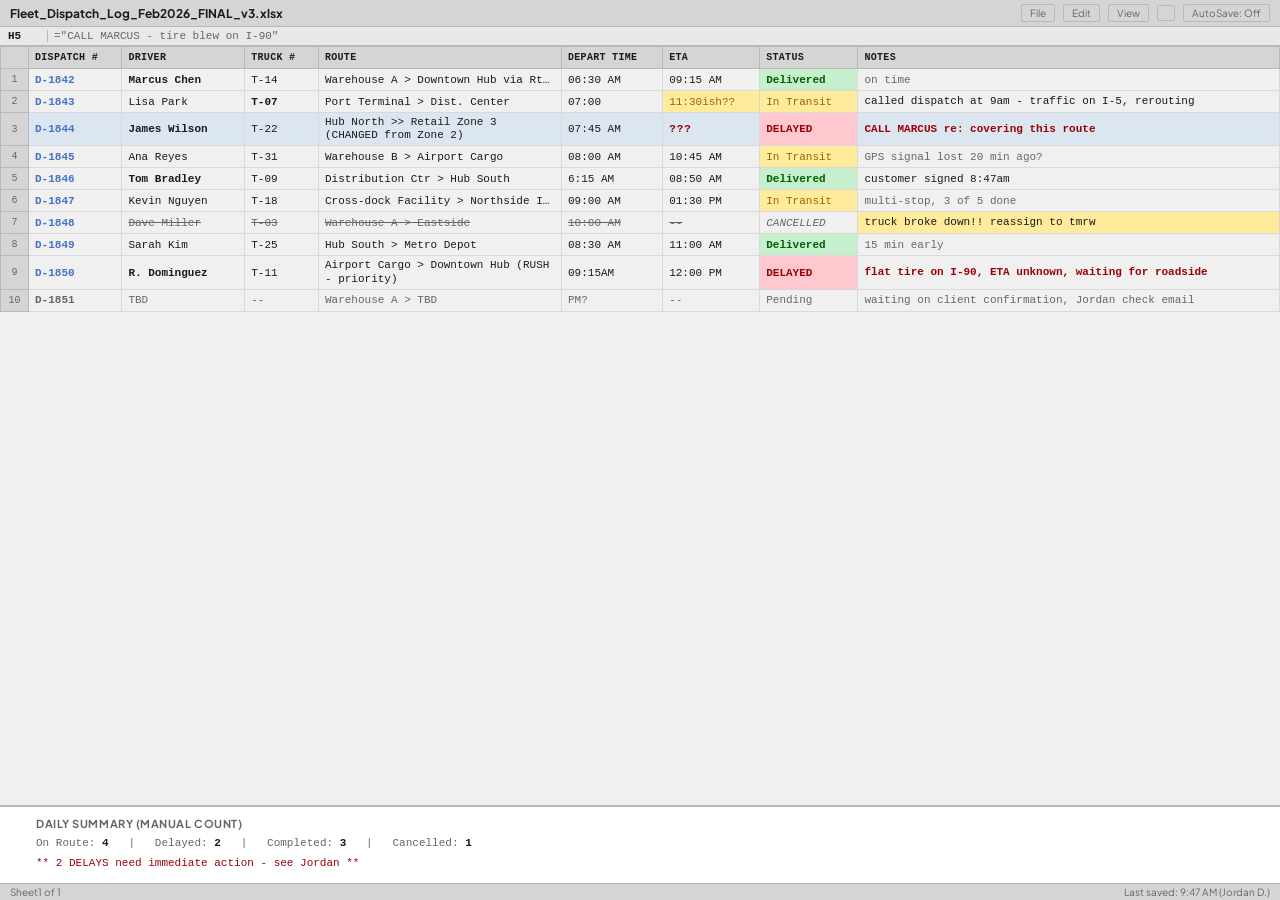
<file: demos/apps/meridian-before.html>
<!DOCTYPE html>
<html lang="en">
<head>
<meta charset="UTF-8">
<meta name="viewport" content="width=device-width, initial-scale=1.0">
<title>Dispatch Log - Fleet Tracking Sheet</title>
<link href="https://fonts.googleapis.com/css2?family=Plus+Jakarta+Sans:wght@400;600;700&display=swap" rel="stylesheet">
<style>
:root{--bg:#f0f0f0;--sbg:#fff;--hbg:#d5d5d5;--b:#b8b8b8;--bl:#d9d9d9;--t:#1a1a1a;--td:#666;--cf:'Consolas','Courier New',monospace;--uf:'Plus Jakarta Sans',system-ui,sans-serif;--gf:#c6efce;--gt:#006100;--yf:#ffeb9c;--yt:#9c6500;--rf:#ffc7ce;--rt:#9c0006;--br:#dce6f1;--fb:#e8e8e8}
@media(prefers-color-scheme:dark){:root{--bg:#1a1a1a;--sbg:#242424;--hbg:#333;--b:#4a4a4a;--bl:#3a3a3a;--t:#d4d4d4;--td:#888;--gf:#1a3a1a;--gt:#6ccf6c;--yf:#3a3520;--yt:#e0c050;--rf:#3a1a1a;--rt:#f06060;--br:#1c2a3a;--fb:#2a2a2a}}
*,*::before,*::after{box-sizing:border-box;margin:0;padding:0}
html,body{height:100%;overflow:hidden}
body{font-family:var(--uf);background:var(--bg);color:var(--t)}
.app{display:flex;flex-direction:column;height:100vh}
.toolbar{background:var(--hbg);padding:4px 10px;display:flex;align-items:center;gap:8px;border-bottom:1px solid var(--b);font-size:11px;flex-shrink:0}
.toolbar b{font-size:12px;margin-right:auto}
.toolbar span:not(:first-child){background:none;border:1px solid var(--b);border-radius:2px;padding:2px 8px;font-size:10px;color:var(--td);font-family:var(--uf)}
.toolbar .sep{width:1px;height:16px;background:var(--b);border:0;padding:0}
.fb{background:var(--fb);border-bottom:1px solid var(--b);padding:3px 8px;font-family:var(--cf);font-size:11px;color:var(--td);flex-shrink:0;display:flex;align-items:center;gap:6px}
.fb em{font-weight:700;color:var(--t);font-style:normal;min-width:40px;border-right:1px solid var(--b);padding-right:6px}
.sw{flex:1;overflow:auto}
table{border-collapse:collapse;width:max-content;min-width:100%;font-family:var(--cf);font-size:11px}
th,td{border:1px solid var(--bl);padding:3px 6px;text-align:left;white-space:nowrap;height:22px;vertical-align:middle}
thead th{background:var(--hbg);font-weight:700;font-size:10px;text-transform:uppercase;letter-spacing:.03em;position:sticky;top:0;z-index:2;color:var(--t);border-color:var(--b)}
.rn{background:var(--hbg);text-align:center;color:var(--td);font-size:10px;width:28px;min-width:28px;border-color:var(--b);position:sticky;left:0;z-index:1}
thead th:first-child{z-index:3}
.ci{color:#4472c4;font-weight:600} .cw{white-space:normal;max-width:140px;line-height:1.2;overflow:hidden}
.co{max-width:80px;overflow:hidden;text-overflow:ellipsis} .cb{font-weight:700} .cd{color:var(--td)}
.sg{background:var(--gf);color:var(--gt);font-weight:700} .sy{background:var(--yf);color:var(--yt)}
.sr{background:var(--rf);color:var(--rt);font-weight:700;text-transform:uppercase} .srb{color:var(--rt);font-weight:700}
.bblu{background:var(--br)} .byel{background:var(--yf)}
.cu{color:var(--rt);font-weight:700;letter-spacing:1px} .cs{text-decoration:line-through;color:var(--td)}
.sum{padding:10px 36px;font-family:var(--cf);font-size:11px;border-top:2px solid var(--b);background:var(--sbg);flex-shrink:0}
.sum h4{font-family:var(--uf);font-size:11px;margin-bottom:4px;text-transform:uppercase;letter-spacing:.05em;color:var(--td);font-weight:700}
.sum p{color:var(--td);line-height:1.7} .sum p b{color:var(--t)}
.sb{background:var(--hbg);border-top:1px solid var(--b);padding:2px 10px;font-size:10px;color:var(--td);display:flex;justify-content:space-between;flex-shrink:0}
</style>
</head>
<body>
<div class="app">
  <div class="toolbar"><b>Fleet_Dispatch_Log_Feb2026_FINAL_v3.xlsx</b><span>File</span><span>Edit</span><span>View</span><span class="sep"></span><span>AutoSave: Off</span></div>
  <div class="fb"><em>H5</em> ="CALL MARCUS - tire blew on I-90"</div>
  <div class="sw">
    <table>
      <thead><tr>
        <th class="rn"></th><th style="min-width:72px">Dispatch #</th><th style="min-width:100px">Driver</th><th style="min-width:60px">Truck #</th><th style="min-width:170px">Route</th><th style="min-width:76px">Depart Time</th><th style="min-width:66px">ETA</th><th style="min-width:80px">Status</th><th style="min-width:200px">Notes</th>
      </tr></thead>
      <tbody>
        <tr><td class="rn">1</td><td class="ci">D-1842</td><td class="cb">Marcus Chen</td><td>T-14</td><td class="co">Warehouse A &gt; Downtown Hub via Rt 9</td><td>06:30 AM</td><td>09:15 AM</td><td class="sg">Delivered</td><td class="cd">on time</td></tr>
        <tr><td class="rn">2</td><td class="ci">D-1843</td><td>Lisa Park</td><td class="cb">T-07</td><td>Port Terminal &gt; Dist. Center</td><td>07:00</td><td class="sy">11:30ish??</td><td class="sy">In Transit</td><td class="cw">called dispatch at 9am - traffic on I-5, rerouting</td></tr>
        <tr class="bblu"><td class="rn">3</td><td class="ci">D-1844</td><td class="cb">James Wilson</td><td>T-22</td><td class="cw">Hub North &gt;&gt; Retail Zone 3 (CHANGED from Zone 2)</td><td>07:45 AM</td><td class="cu">???</td><td class="sr">DELAYED</td><td class="srb">CALL MARCUS re: covering this route</td></tr>
        <tr><td class="rn">4</td><td class="ci">D-1845</td><td>Ana Reyes</td><td>T-31</td><td>Warehouse B &gt; Airport Cargo</td><td>08:00 AM</td><td>10:45 AM</td><td class="sy">In Transit</td><td class="cd">GPS signal lost 20 min ago?</td></tr>
        <tr><td class="rn">5</td><td class="ci">D-1846</td><td class="cb">Tom Bradley</td><td>T-09</td><td>Distribution Ctr &gt; Hub South</td><td>6:15 AM</td><td>08:50 AM</td><td class="sg">Delivered</td><td>customer signed 8:47am</td></tr>
        <tr><td class="rn">6</td><td class="ci">D-1847</td><td>Kevin Nguyen</td><td>T-18</td><td class="co">Cross-dock Facility &gt; Northside Industrial &gt; Return</td><td>09:00 AM</td><td>01:30 PM</td><td class="sy">In Transit</td><td class="cd">multi-stop, 3 of 5 done</td></tr>
        <tr><td class="rn">7</td><td class="ci">D-1848</td><td class="cs">Dave Miller</td><td class="cs">T-03</td><td class="cs">Warehouse A &gt; Eastside</td><td class="cs">10:00 AM</td><td class="cs">--</td><td class="cd" style="font-style:italic">CANCELLED</td><td class="cw byel">truck broke down!! reassign to tmrw</td></tr>
        <tr><td class="rn">8</td><td class="ci">D-1849</td><td>Sarah Kim</td><td>T-25</td><td>Hub South &gt; Metro Depot</td><td>08:30 AM</td><td>11:00 AM</td><td class="sg">Delivered</td><td class="cd">15 min early</td></tr>
        <tr><td class="rn">9</td><td class="ci">D-1850</td><td class="cb">R. Dominguez</td><td>T-11</td><td class="cw">Airport Cargo &gt; Downtown Hub (RUSH - priority)</td><td>09:15AM</td><td>12:00 PM</td><td class="sr">DELAYED</td><td class="cw srb">flat tire on I-90, ETA unknown, waiting for roadside</td></tr>
        <tr><td class="rn">10</td><td class="ci cd">D-1851</td><td class="cd">TBD</td><td class="cd">--</td><td class="cd">Warehouse A &gt; TBD</td><td class="cd">PM?</td><td class="cd">--</td><td class="cd">Pending</td><td class="cd">waiting on client confirmation, Jordan check email</td></tr>
      </tbody>
    </table>
  </div>
  <div class="sum">
    <h4>Daily Summary (manual count)</h4>
    <p>On Route: <b>4</b> &nbsp;&nbsp;|&nbsp;&nbsp; Delayed: <b>2</b> &nbsp;&nbsp;|&nbsp;&nbsp; Completed: <b>3</b> &nbsp;&nbsp;|&nbsp;&nbsp; Cancelled: <b>1</b></p>
    <p style="color:var(--rt);margin-top:2px">** 2 DELAYS need immediate action - see Jordan **</p>
  </div>
  <div class="sb"><span>Sheet1 of 1</span><span>Last saved: 9:47 AM (Jordan D.)</span></div>
</div>
</body>
</html>
</file>
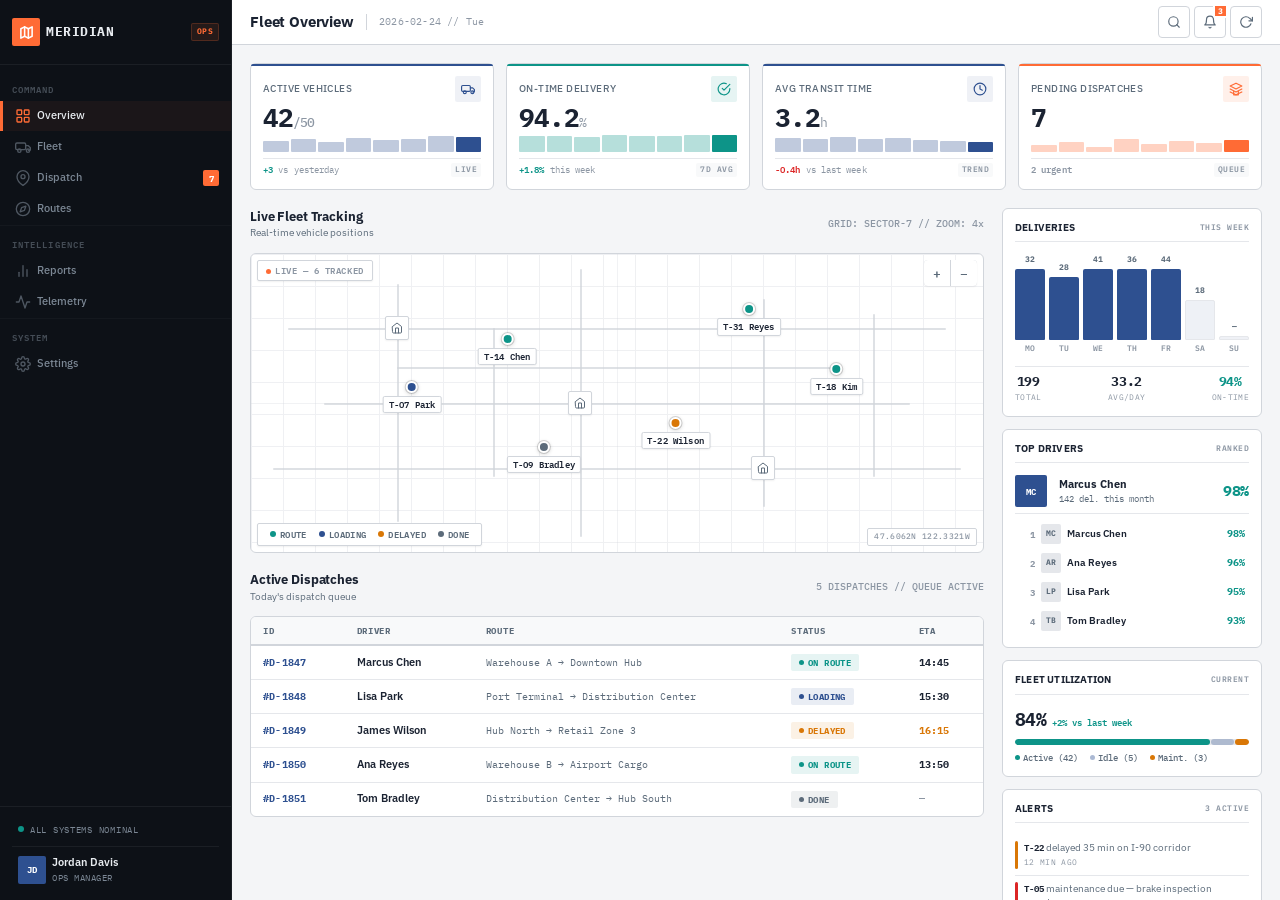
<file: demos/apps/meridian.html>
<!DOCTYPE html>
<html lang="en">
<head>
<meta charset="UTF-8">
<meta name="viewport" content="width=device-width, initial-scale=1.0">
<title>Meridian Logistics Dashboard</title>
<link rel="preconnect" href="https://fonts.googleapis.com">
<link rel="preconnect" href="https://fonts.gstatic.com" crossorigin>
<link href="https://fonts.googleapis.com/css2?family=IBM+Plex+Sans:wght@400;500;600;700&family=IBM+Plex+Mono:wght@400;500;600;700&display=swap" rel="stylesheet">
<style>
/* ============================================================
   CSS Custom Properties — Industrial Command Center
   ============================================================ */
:root {
  /* Primary palette */
  --primary: #2E5090;
  --primary-light: #3D6BB5;
  --primary-dark: #1E3A6E;
  --primary-bg: rgba(46, 80, 144, 0.08);

  /* Signal orange */
  --signal: #FF6B35;
  --signal-light: #FF8A5C;
  --signal-bg: rgba(255, 107, 53, 0.1);

  /* Status colors */
  --green: #0D9488;
  --green-bg: rgba(13, 148, 136, 0.1);
  --green-text: #0D9488;
  --amber: #D97706;
  --amber-bg: rgba(217, 119, 6, 0.1);
  --amber-text: #D97706;
  --blue-status: #2E5090;
  --blue-status-bg: rgba(46, 80, 144, 0.1);
  --blue-status-text: #2E5090;
  --gray-status: #5C6B7A;
  --gray-status-bg: rgba(92, 107, 122, 0.1);
  --gray-status-text: #5C6B7A;
  --red: #DC2626;

  /* Sidebar */
  --sidebar-bg: #0D1117;
  --sidebar-hover: rgba(255, 255, 255, 0.04);
  --sidebar-text: #7B8794;
  --sidebar-text-active: #E8ECF0;
  --sidebar-border: rgba(255, 255, 255, 0.06);
  --sidebar-width: 232px;
  --sidebar-collapsed-width: 0px;

  /* Main content */
  --bg: #F4F5F7;
  --surface: #FFFFFF;
  --surface-hover: #F8F9FA;
  --border: #D1D5DB;
  --border-light: #E5E7EB;
  --text: #1B2332;
  --text-secondary: #5C6B7A;
  --text-muted: #8C96A3;
  --grid-lines: #E5E7EB;

  /* Spacing — tighter, more compact */
  --space-2xs: 2px;
  --space-xs: 4px;
  --space-sm: 6px;
  --space-md: 12px;
  --space-lg: 18px;
  --space-xl: 24px;

  /* Typography */
  --font-body: 'IBM Plex Sans', -apple-system, BlinkMacSystemFont, sans-serif;
  --font-mono: 'IBM Plex Mono', 'SF Mono', 'Consolas', monospace;
  --text-2xs: 9px;
  --text-xs: 10px;
  --text-sm: 11px;
  --text-base: 12px;
  --text-md: 13px;
  --text-lg: 15px;
  --text-xl: 18px;
  --text-2xl: 26px;
  --text-3xl: 32px;

  /* Misc */
  --radius-xs: 2px;
  --radius-sm: 4px;
  --radius-md: 6px;
  --radius-lg: 8px;
  --shadow-sm: 0 1px 2px rgba(0,0,0,0.06);
  --shadow-md: 0 1px 3px rgba(0,0,0,0.08), 0 1px 2px rgba(0,0,0,0.04);
  --shadow-lg: 0 4px 12px rgba(0,0,0,0.1);
  --transition: 120ms ease;
}

/* ============================================================
   Dark Mode
   ============================================================ */
@media (prefers-color-scheme: dark) {
  :root {
    --bg: #111318;
    --surface: #1C1F26;
    --surface-hover: #22262E;
    --border: #2D3340;
    --border-light: #252A33;
    --grid-lines: #252A33;
    --text: #D8DCE2;
    --text-secondary: #8C96A3;
    --text-muted: #5C6B7A;
    --sidebar-bg: #080A0F;
    --sidebar-hover: rgba(255, 255, 255, 0.05);
    --sidebar-border: rgba(255, 255, 255, 0.05);
    --primary-bg: rgba(46, 80, 144, 0.15);
    --signal-bg: rgba(255, 107, 53, 0.12);
    --green-bg: rgba(13, 148, 136, 0.15);
    --green-text: #2DD4BF;
    --amber-bg: rgba(217, 119, 6, 0.15);
    --amber-text: #FBBF24;
    --blue-status-bg: rgba(46, 80, 144, 0.2);
    --blue-status-text: #6B9ADB;
    --gray-status-bg: rgba(92, 107, 122, 0.15);
    --gray-status-text: #8C96A3;
    --shadow-sm: 0 1px 2px rgba(0,0,0,0.3);
    --shadow-md: 0 1px 3px rgba(0,0,0,0.4), 0 1px 2px rgba(0,0,0,0.3);
    --shadow-lg: 0 4px 12px rgba(0,0,0,0.4);
  }
}

/* ============================================================
   Reduced Motion
   ============================================================ */
@media (prefers-reduced-motion: reduce) {
  *, *::before, *::after {
    animation-duration: 0.01ms !important;
    animation-iteration-count: 1 !important;
    transition-duration: 0.01ms !important;
  }
}

/* ============================================================
   Reset & Base
   ============================================================ */
*, *::before, *::after {
  box-sizing: border-box;
  margin: 0;
  padding: 0;
}

html, body {
  height: 100%;
  overflow: hidden;
}

body {
  font-family: var(--font-body);
  font-size: var(--text-base);
  color: var(--text);
  background: var(--bg);
  line-height: 1.45;
  -webkit-font-smoothing: antialiased;
  -moz-osx-font-smoothing: grayscale;
}

/* ============================================================
   Layout Shell
   ============================================================ */
.app {
  display: flex;
  height: 100vh;
  width: 100%;
  overflow: hidden;
}

/* ============================================================
   Sidebar — Military-grade command nav
   ============================================================ */
.sidebar {
  width: var(--sidebar-width);
  min-width: var(--sidebar-width);
  background: var(--sidebar-bg);
  display: flex;
  flex-direction: column;
  transition: transform var(--transition), width var(--transition), min-width var(--transition);
  z-index: 100;
  overflow: hidden;
  border-right: 1px solid var(--sidebar-border);
}

.sidebar-header {
  padding: var(--space-lg) var(--space-md);
  display: flex;
  align-items: center;
  gap: var(--space-sm);
  border-bottom: 1px solid var(--sidebar-border);
  flex-shrink: 0;
}

.logo-icon {
  width: 28px;
  height: 28px;
  background: var(--signal);
  border-radius: var(--radius-xs);
  display: flex;
  align-items: center;
  justify-content: center;
  flex-shrink: 0;
}

.logo-icon svg {
  width: 15px;
  height: 15px;
  color: #fff;
}

.logo-text {
  font-size: var(--text-md);
  font-weight: 700;
  color: #E8ECF0;
  letter-spacing: 0.04em;
  text-transform: uppercase;
  font-family: var(--font-mono);
  white-space: nowrap;
}

.logo-badge {
  font-size: 8px;
  font-weight: 700;
  color: var(--signal);
  background: var(--signal-bg);
  padding: 2px 5px;
  border-radius: var(--radius-xs);
  margin-left: auto;
  white-space: nowrap;
  font-family: var(--font-mono);
  letter-spacing: 0.06em;
  border: 1px solid rgba(255, 107, 53, 0.2);
}

.sidebar-nav {
  flex: 1;
  padding: var(--space-sm) 0;
  overflow-y: auto;
}

.nav-section-label {
  font-size: var(--text-2xs);
  font-weight: 600;
  color: var(--sidebar-text);
  text-transform: uppercase;
  letter-spacing: 0.12em;
  padding: var(--space-md) var(--space-md) var(--space-xs);
  font-family: var(--font-mono);
  opacity: 0.5;
  border-top: 1px solid var(--sidebar-border);
}

.nav-section-label:first-child {
  border-top: none;
}

.nav-item {
  display: flex;
  align-items: center;
  gap: var(--space-sm);
  padding: 7px var(--space-md);
  color: var(--sidebar-text);
  cursor: pointer;
  transition: all var(--transition);
  font-size: var(--text-sm);
  font-weight: 500;
  margin: 1px 0;
  position: relative;
  white-space: nowrap;
  border-left: 3px solid transparent;
}

.nav-item:hover {
  background: var(--sidebar-hover);
  color: var(--sidebar-text-active);
}

.nav-item.active {
  background: rgba(255, 107, 53, 0.06);
  color: var(--sidebar-text-active);
  border-left-color: var(--signal);
}

.nav-item svg {
  width: 16px;
  height: 16px;
  flex-shrink: 0;
  opacity: 0.6;
}

.nav-item.active svg {
  opacity: 1;
  color: var(--signal);
}

.nav-badge {
  margin-left: auto;
  font-size: 9px;
  font-weight: 700;
  background: var(--signal);
  color: #fff;
  min-width: 16px;
  height: 16px;
  padding: 0 4px;
  border-radius: var(--radius-xs);
  display: flex;
  align-items: center;
  justify-content: center;
  font-family: var(--font-mono);
}

.sidebar-divider {
  height: 1px;
  background: var(--sidebar-border);
  margin: var(--space-xs) 0;
}

.sidebar-footer {
  padding: var(--space-md);
  border-top: 1px solid var(--sidebar-border);
  flex-shrink: 0;
}

.sidebar-status {
  display: flex;
  align-items: center;
  gap: var(--space-sm);
  padding: var(--space-xs) var(--space-sm);
  margin-bottom: var(--space-sm);
}

.sidebar-status-dot {
  width: 6px;
  height: 6px;
  border-radius: 50%;
  background: var(--green);
  animation: statusPulse 2s ease-in-out infinite;
}

@keyframes statusPulse {
  0%, 100% { opacity: 1; }
  50% { opacity: 0.4; }
}

.sidebar-status-text {
  font-size: var(--text-2xs);
  font-family: var(--font-mono);
  color: var(--sidebar-text);
  text-transform: uppercase;
  letter-spacing: 0.08em;
}

.user-info {
  display: flex;
  align-items: center;
  gap: var(--space-sm);
  padding: var(--space-xs) var(--space-sm);
  border-radius: var(--radius-sm);
  cursor: pointer;
  transition: background var(--transition);
}

.user-info:hover {
  background: var(--sidebar-hover);
}

.user-avatar {
  width: 28px;
  height: 28px;
  border-radius: var(--radius-xs);
  background: var(--primary);
  display: flex;
  align-items: center;
  justify-content: center;
  color: #fff;
  font-size: var(--text-2xs);
  font-weight: 700;
  font-family: var(--font-mono);
  flex-shrink: 0;
}

.user-details {
  overflow: hidden;
}

.user-name {
  font-size: var(--text-sm);
  font-weight: 600;
  color: #E8ECF0;
  white-space: nowrap;
  text-overflow: ellipsis;
  overflow: hidden;
}

.user-role {
  font-size: var(--text-2xs);
  color: var(--sidebar-text);
  font-family: var(--font-mono);
  text-transform: uppercase;
  letter-spacing: 0.06em;
  white-space: nowrap;
}

/* ============================================================
   Mobile Menu Toggle
   ============================================================ */
.mobile-toggle {
  display: none;
  position: fixed;
  bottom: var(--space-md);
  right: var(--space-md);
  z-index: 200;
  width: 42px;
  height: 42px;
  border-radius: var(--radius-sm);
  background: var(--signal);
  color: #fff;
  border: none;
  cursor: pointer;
  box-shadow: var(--shadow-lg);
  align-items: center;
  justify-content: center;
  transition: transform var(--transition);
}

.mobile-toggle:hover {
  transform: scale(1.05);
}

.mobile-toggle svg {
  width: 18px;
  height: 18px;
}

.sidebar-overlay {
  display: none;
  position: fixed;
  inset: 0;
  background: rgba(0,0,0,0.6);
  z-index: 90;
}

/* ============================================================
   Main Content Area
   ============================================================ */
.main {
  flex: 1;
  display: flex;
  flex-direction: column;
  overflow: hidden;
  min-width: 0;
}

/* ============================================================
   Top Bar — Command Header
   ============================================================ */
.topbar {
  display: flex;
  align-items: center;
  justify-content: space-between;
  padding: var(--space-sm) var(--space-lg);
  background: var(--surface);
  border-bottom: 1px solid var(--border);
  flex-shrink: 0;
  gap: var(--space-md);
  min-height: 44px;
}

.topbar-left {
  display: flex;
  align-items: center;
  gap: var(--space-md);
  min-width: 0;
}

.topbar-title {
  font-size: var(--text-lg);
  font-weight: 700;
  letter-spacing: -0.01em;
  white-space: nowrap;
}

.topbar-separator {
  width: 1px;
  height: 16px;
  background: var(--border);
}

.topbar-date {
  font-size: var(--text-xs);
  color: var(--text-muted);
  white-space: nowrap;
  font-family: var(--font-mono);
  letter-spacing: 0.02em;
}

.topbar-actions {
  display: flex;
  align-items: center;
  gap: var(--space-xs);
}

.topbar-btn {
  width: 32px;
  height: 32px;
  border-radius: var(--radius-sm);
  border: 1px solid var(--border);
  background: var(--surface);
  color: var(--text-secondary);
  cursor: pointer;
  display: flex;
  align-items: center;
  justify-content: center;
  transition: all var(--transition);
  position: relative;
}

.topbar-btn:hover {
  background: var(--surface-hover);
  color: var(--text);
  border-color: var(--text-muted);
}

.topbar-btn svg {
  width: 14px;
  height: 14px;
}

.topbar-notif-count {
  position: absolute;
  top: -3px;
  right: -3px;
  min-width: 14px;
  height: 14px;
  background: var(--signal);
  color: #fff;
  font-size: 8px;
  font-weight: 700;
  font-family: var(--font-mono);
  border-radius: var(--radius-xs);
  display: flex;
  align-items: center;
  justify-content: center;
  padding: 0 3px;
  border: 2px solid var(--surface);
}

/* ============================================================
   Content Scroll Area
   ============================================================ */
.content {
  flex: 1;
  overflow-y: auto;
  padding: var(--space-lg);
}

.content-grid {
  display: grid;
  grid-template-columns: 1fr 260px;
  gap: var(--space-lg);
  max-width: 1400px;
}

/* ============================================================
   KPI Cards — Instrument Panel Style
   ============================================================ */
.kpi-row {
  display: grid;
  grid-template-columns: repeat(4, 1fr);
  gap: var(--space-md);
  margin-bottom: var(--space-lg);
}

.kpi-card {
  background: var(--surface);
  border: 1px solid var(--border);
  border-radius: var(--radius-md);
  padding: var(--space-md);
  display: flex;
  flex-direction: column;
  gap: var(--space-2xs);
  transition: border-color var(--transition);
  position: relative;
}

.kpi-card::before {
  content: '';
  position: absolute;
  top: 0;
  left: 0;
  right: 0;
  height: 2px;
  border-radius: var(--radius-md) var(--radius-md) 0 0;
}

.kpi-card.steel::before { background: var(--primary); }
.kpi-card.teal::before { background: var(--green); }
.kpi-card.orange::before { background: var(--signal); }

.kpi-card:hover {
  border-color: var(--text-muted);
}

.kpi-header {
  display: flex;
  align-items: center;
  justify-content: space-between;
}

.kpi-label {
  font-size: var(--text-xs);
  color: var(--text-secondary);
  font-weight: 500;
  text-transform: uppercase;
  letter-spacing: 0.04em;
}

.kpi-icon {
  width: 26px;
  height: 26px;
  border-radius: var(--radius-xs);
  display: flex;
  align-items: center;
  justify-content: center;
}

.kpi-icon svg {
  width: 14px;
  height: 14px;
}

.kpi-icon.steel { background: var(--primary-bg); color: var(--primary); }
.kpi-icon.teal { background: var(--green-bg); color: var(--green); }
.kpi-icon.orange { background: var(--signal-bg); color: var(--signal); }

.kpi-value {
  font-size: var(--text-2xl);
  font-weight: 700;
  font-family: var(--font-mono);
  letter-spacing: -0.04em;
  line-height: 1;
}

.kpi-sparkline {
  display: flex;
  align-items: flex-end;
  gap: 2px;
  height: 18px;
  margin-top: var(--space-2xs);
}

.kpi-spark-bar {
  flex: 1;
  border-radius: 1px;
  min-height: 2px;
  transition: height 400ms ease;
}

.kpi-spark-bar.steel { background: var(--primary); opacity: 0.3; }
.kpi-spark-bar.steel.current { opacity: 1; }
.kpi-spark-bar.teal { background: var(--green); opacity: 0.3; }
.kpi-spark-bar.teal.current { opacity: 1; }
.kpi-spark-bar.orange { background: var(--signal); opacity: 0.3; }
.kpi-spark-bar.orange.current { opacity: 1; }

.kpi-footer {
  display: flex;
  align-items: center;
  justify-content: space-between;
  padding-top: var(--space-xs);
  border-top: 1px solid var(--border-light);
  margin-top: var(--space-xs);
}

.kpi-sub {
  font-size: var(--text-2xs);
  color: var(--text-muted);
  font-family: var(--font-mono);
  letter-spacing: 0.01em;
}

.kpi-sub .up { color: var(--green); font-weight: 600; }
.kpi-sub .down { color: var(--red); font-weight: 600; }
.kpi-sub .neutral { color: var(--text-muted); font-weight: 600; }

.kpi-tag {
  font-size: 8px;
  font-family: var(--font-mono);
  font-weight: 600;
  color: var(--text-muted);
  text-transform: uppercase;
  letter-spacing: 0.06em;
  background: var(--surface-hover);
  padding: 1px 4px;
  border-radius: var(--radius-xs);
}

/* ============================================================
   Section Headers — Operational style
   ============================================================ */
.section-header {
  display: flex;
  align-items: center;
  justify-content: space-between;
  margin-bottom: var(--space-md);
}

.section-title {
  font-size: var(--text-md);
  font-weight: 700;
  letter-spacing: -0.01em;
}

.section-tag {
  font-size: var(--text-xs);
  font-family: var(--font-mono);
  color: var(--text-muted);
  font-weight: 500;
}

.section-subtitle {
  font-size: var(--text-xs);
  color: var(--text-secondary);
}

/* ============================================================
   Map Area — Tactical Display
   ============================================================ */
.map-section {
  margin-bottom: var(--space-lg);
}

.map-container {
  background: var(--surface);
  border: 1px solid var(--border);
  border-radius: var(--radius-md);
  overflow: hidden;
  position: relative;
  height: 300px;
}

.map-canvas {
  width: 100%;
  height: 100%;
  position: relative;
  overflow: hidden;
}

/* Tactical grid background */
.map-bg {
  position: absolute;
  inset: 0;
  background-image:
    linear-gradient(var(--grid-lines) 1px, transparent 1px),
    linear-gradient(90deg, var(--grid-lines) 1px, transparent 1px);
  background-size: 32px 32px;
  opacity: 0.6;
}

/* Crosshair-like overlay */
.map-crosshair-h,
.map-crosshair-v {
  position: absolute;
  background: var(--border);
  opacity: 0.3;
}
.map-crosshair-h {
  height: 1px;
  width: 100%;
  top: 50%;
}
.map-crosshair-v {
  width: 1px;
  height: 100%;
  left: 50%;
}

/* Road-like lines */
.map-roads {
  position: absolute;
  inset: 0;
}

.map-road {
  position: absolute;
  background: var(--border);
  border-radius: 1px;
  opacity: 0.7;
}

.map-road.h { height: 2px; }
.map-road.v { width: 2px; }

/* Location markers — tactical style */
.map-marker {
  position: absolute;
  display: flex;
  flex-direction: column;
  align-items: center;
  transform: translate(-50%, -50%);
  z-index: 10;
  cursor: pointer;
}

.marker-dot {
  width: 12px;
  height: 12px;
  border-radius: 50%;
  border: 2px solid var(--surface);
  box-shadow: 0 0 0 1px rgba(0,0,0,0.15), 0 1px 4px rgba(0,0,0,0.2);
  position: relative;
}

.marker-dot.green { background: var(--green); }
.marker-dot.blue { background: var(--primary); }
.marker-dot.amber { background: var(--amber); }
.marker-dot.gray { background: var(--gray-status); }

.marker-pulse {
  position: absolute;
  inset: -5px;
  border-radius: 50%;
  border: 1.5px solid currentColor;
  opacity: 0;
  animation: tacPulse 2.5s ease-out infinite;
}

.marker-dot.green .marker-pulse { color: var(--green); }
.marker-dot.blue .marker-pulse { color: var(--primary); }
.marker-dot.amber .marker-pulse { color: var(--amber); }

@keyframes tacPulse {
  0% { transform: scale(0.8); opacity: 0.5; }
  100% { transform: scale(2.2); opacity: 0; }
}

.marker-label {
  font-size: 9px;
  font-weight: 600;
  font-family: var(--font-mono);
  color: var(--text);
  background: var(--surface);
  padding: 1px 5px;
  border-radius: var(--radius-xs);
  border: 1px solid var(--border);
  margin-top: 3px;
  white-space: nowrap;
  box-shadow: var(--shadow-sm);
  letter-spacing: 0.02em;
}

/* Depot markers */
.map-depot {
  position: absolute;
  transform: translate(-50%, -50%);
  z-index: 5;
}

.depot-icon {
  width: 24px;
  height: 24px;
  border-radius: var(--radius-xs);
  background: var(--surface);
  border: 1.5px solid var(--border);
  display: flex;
  align-items: center;
  justify-content: center;
  box-shadow: var(--shadow-sm);
}

.depot-icon svg {
  width: 12px;
  height: 12px;
  color: var(--text-secondary);
}

/* Map info/legend */
.map-info {
  position: absolute;
  top: var(--space-sm);
  left: var(--space-sm);
  font-size: var(--text-2xs);
  color: var(--text-muted);
  background: var(--surface);
  padding: 3px 8px;
  border-radius: var(--radius-xs);
  border: 1px solid var(--border);
  box-shadow: var(--shadow-sm);
  font-weight: 600;
  font-family: var(--font-mono);
  text-transform: uppercase;
  letter-spacing: 0.06em;
}

.map-info .live-dot {
  display: inline-block;
  width: 5px;
  height: 5px;
  border-radius: 50%;
  background: var(--signal);
  margin-right: 4px;
  animation: liveBlink 1.5s ease-in-out infinite;
}

@keyframes liveBlink {
  0%, 100% { opacity: 1; }
  50% { opacity: 0.2; }
}

.map-controls {
  position: absolute;
  top: var(--space-sm);
  right: var(--space-sm);
  display: flex;
  gap: 1px;
  background: var(--border);
  border-radius: var(--radius-sm);
  overflow: hidden;
  box-shadow: var(--shadow-sm);
}

.map-ctrl-btn {
  width: 26px;
  height: 26px;
  background: var(--surface);
  border: none;
  color: var(--text-secondary);
  cursor: pointer;
  display: flex;
  align-items: center;
  justify-content: center;
  font-size: var(--text-md);
  font-family: var(--font-mono);
  font-weight: 600;
  transition: all var(--transition);
}

.map-ctrl-btn:hover {
  background: var(--surface-hover);
  color: var(--text);
}

.map-legend {
  position: absolute;
  bottom: var(--space-sm);
  left: var(--space-sm);
  display: flex;
  gap: var(--space-md);
  background: var(--surface);
  padding: 4px var(--space-md);
  border-radius: var(--radius-xs);
  border: 1px solid var(--border);
  box-shadow: var(--shadow-sm);
}

.legend-item {
  display: flex;
  align-items: center;
  gap: 4px;
  font-size: var(--text-2xs);
  color: var(--text-secondary);
  font-weight: 600;
  font-family: var(--font-mono);
  text-transform: uppercase;
  letter-spacing: 0.04em;
}

.legend-dot {
  width: 6px;
  height: 6px;
  border-radius: 50%;
}

.legend-dot.green { background: var(--green); }
.legend-dot.blue { background: var(--primary); }
.legend-dot.amber { background: var(--amber); }
.legend-dot.gray { background: var(--gray-status); }

/* Coordinate overlay — tactical feel */
.map-coords {
  position: absolute;
  bottom: var(--space-sm);
  right: var(--space-sm);
  font-size: 8px;
  font-family: var(--font-mono);
  font-weight: 500;
  color: var(--text-muted);
  background: var(--surface);
  padding: 2px 6px;
  border-radius: var(--radius-xs);
  border: 1px solid var(--border);
  letter-spacing: 0.04em;
}

/* ============================================================
   Dispatch Table — Operations Board
   ============================================================ */
.table-section {
  margin-bottom: var(--space-lg);
}

.table-wrapper {
  background: var(--surface);
  border: 1px solid var(--border);
  border-radius: var(--radius-md);
  overflow: hidden;
}

.table-scroll {
  overflow-x: auto;
}

table {
  width: 100%;
  border-collapse: collapse;
  font-size: var(--text-sm);
}

thead {
  background: var(--surface-hover);
  border-bottom: 2px solid var(--border);
}

th {
  padding: 7px var(--space-md);
  text-align: left;
  font-weight: 700;
  font-size: var(--text-2xs);
  color: var(--text-secondary);
  text-transform: uppercase;
  letter-spacing: 0.08em;
  font-family: var(--font-mono);
  white-space: nowrap;
}

td {
  padding: 8px var(--space-md);
  border-bottom: 1px solid var(--border-light);
  white-space: nowrap;
  font-size: var(--text-sm);
}

tr:last-child td {
  border-bottom: none;
}

tbody tr {
  transition: background var(--transition);
}

tbody tr:hover {
  background: var(--surface-hover);
}

.td-id {
  font-family: var(--font-mono);
  font-weight: 700;
  font-size: var(--text-xs);
  color: var(--primary);
  letter-spacing: 0.02em;
}

.td-driver {
  font-weight: 600;
  font-size: var(--text-sm);
}

.td-route {
  color: var(--text-secondary);
  max-width: 220px;
  overflow: hidden;
  text-overflow: ellipsis;
  font-family: var(--font-mono);
  font-size: var(--text-xs);
}

.td-eta {
  font-family: var(--font-mono);
  font-weight: 700;
  font-size: var(--text-xs);
  letter-spacing: 0.02em;
}

.status-badge {
  display: inline-flex;
  align-items: center;
  gap: 4px;
  padding: 2px 8px;
  border-radius: var(--radius-xs);
  font-size: var(--text-2xs);
  font-weight: 700;
  white-space: nowrap;
  text-transform: uppercase;
  letter-spacing: 0.04em;
  font-family: var(--font-mono);
}

.status-badge .badge-dot {
  width: 5px;
  height: 5px;
  border-radius: 50%;
}

.status-badge.on-route {
  background: var(--green-bg);
  color: var(--green-text);
}
.status-badge.on-route .badge-dot { background: var(--green); }

.status-badge.loading {
  background: var(--blue-status-bg);
  color: var(--blue-status-text);
}
.status-badge.loading .badge-dot { background: var(--blue-status); }

.status-badge.delayed {
  background: var(--amber-bg);
  color: var(--amber-text);
}
.status-badge.delayed .badge-dot { background: var(--amber); }

.status-badge.completed {
  background: var(--gray-status-bg);
  color: var(--gray-status-text);
}
.status-badge.completed .badge-dot { background: var(--gray-status); }

/* ============================================================
   Performance Sidebar — Instrument Panels
   ============================================================ */
.perf-sidebar {
  display: flex;
  flex-direction: column;
  gap: var(--space-md);
}

.perf-card {
  background: var(--surface);
  border: 1px solid var(--border);
  border-radius: var(--radius-md);
  padding: var(--space-md);
}

.perf-card-header {
  display: flex;
  align-items: center;
  justify-content: space-between;
  margin-bottom: var(--space-md);
  padding-bottom: var(--space-sm);
  border-bottom: 1px solid var(--border-light);
}

.perf-card-title {
  font-size: var(--text-xs);
  font-weight: 700;
  letter-spacing: 0.02em;
  text-transform: uppercase;
}

.perf-card-tag {
  font-size: 8px;
  font-family: var(--font-mono);
  font-weight: 600;
  color: var(--text-muted);
  text-transform: uppercase;
  letter-spacing: 0.06em;
}

/* Bar chart */
.bar-chart {
  display: flex;
  align-items: flex-end;
  gap: 4px;
  height: 100px;
}

.bar-group {
  flex: 1;
  display: flex;
  flex-direction: column;
  align-items: center;
  gap: 3px;
  height: 100%;
  justify-content: flex-end;
}

.bar {
  width: 100%;
  border-radius: 2px 2px 1px 1px;
  transition: height 500ms ease, background var(--transition);
  cursor: pointer;
  min-height: 3px;
  position: relative;
}

.bar:hover {
  filter: brightness(1.15);
}

.bar.primary { background: var(--primary); }
.bar.light { background: var(--primary-bg); border: 1px solid var(--border-light); }

.bar-label {
  font-size: 8px;
  color: var(--text-muted);
  font-weight: 600;
  font-family: var(--font-mono);
  text-transform: uppercase;
}

.bar-value {
  font-size: 8px;
  color: var(--text-secondary);
  font-weight: 700;
  font-family: var(--font-mono);
}

.chart-summary {
  display: flex;
  justify-content: space-between;
  margin-top: var(--space-md);
  padding-top: var(--space-sm);
  border-top: 1px solid var(--border-light);
}

.chart-stat {
  text-align: center;
}

.chart-stat-value {
  font-size: var(--text-md);
  font-weight: 700;
  font-family: var(--font-mono);
  letter-spacing: -0.02em;
}

.chart-stat-label {
  font-size: 8px;
  color: var(--text-muted);
  font-family: var(--font-mono);
  text-transform: uppercase;
  letter-spacing: 0.04em;
}

/* Top drivers — compact list */
.driver-card {
  display: flex;
  align-items: center;
  gap: var(--space-md);
  padding-bottom: var(--space-sm);
  border-bottom: 1px solid var(--border-light);
}

.driver-avatar {
  width: 32px;
  height: 32px;
  border-radius: var(--radius-xs);
  background: var(--primary);
  display: flex;
  align-items: center;
  justify-content: center;
  color: #fff;
  font-size: var(--text-2xs);
  font-weight: 700;
  font-family: var(--font-mono);
  flex-shrink: 0;
}

.driver-info {
  flex: 1;
  min-width: 0;
}

.driver-name {
  font-weight: 700;
  font-size: var(--text-sm);
}

.driver-stat {
  font-size: var(--text-2xs);
  color: var(--text-secondary);
  font-family: var(--font-mono);
}

.driver-score {
  font-family: var(--font-mono);
  font-weight: 700;
  font-size: var(--text-lg);
  color: var(--green);
  letter-spacing: -0.02em;
}

.driver-list {
  margin-top: var(--space-sm);
  display: flex;
  flex-direction: column;
  gap: 1px;
}

.driver-row {
  display: flex;
  align-items: center;
  gap: var(--space-sm);
  padding: 4px var(--space-xs);
  border-radius: var(--radius-xs);
  transition: background var(--transition);
}

.driver-row:hover {
  background: var(--surface-hover);
}

.driver-rank {
  font-size: var(--text-2xs);
  font-family: var(--font-mono);
  font-weight: 700;
  color: var(--text-muted);
  width: 16px;
  text-align: right;
}

.driver-row-avatar {
  width: 20px;
  height: 20px;
  border-radius: var(--radius-xs);
  background: var(--border-light);
  display: flex;
  align-items: center;
  justify-content: center;
  font-size: 8px;
  font-weight: 700;
  font-family: var(--font-mono);
  color: var(--text-secondary);
  flex-shrink: 0;
}

.driver-row-name {
  flex: 1;
  font-size: var(--text-xs);
  font-weight: 600;
}

.driver-row-pct {
  font-family: var(--font-mono);
  font-size: var(--text-xs);
  font-weight: 700;
  color: var(--green);
  letter-spacing: -0.01em;
}

/* Fleet utilization */
.utilization-header {
  display: flex;
  align-items: baseline;
  gap: var(--space-sm);
  margin-bottom: var(--space-xs);
}

.util-value {
  font-family: var(--font-mono);
  font-size: var(--text-xl);
  font-weight: 700;
  letter-spacing: -0.03em;
}

.util-delta {
  font-size: var(--text-2xs);
  color: var(--green);
  font-weight: 600;
  font-family: var(--font-mono);
}

.utilization-bar {
  height: 6px;
  background: var(--border-light);
  border-radius: 3px;
  overflow: hidden;
  display: flex;
  gap: 1px;
  margin: var(--space-sm) 0;
}

.util-segment {
  height: 100%;
  border-radius: 3px;
  transition: width 600ms ease;
}

.util-segment.active { background: var(--green); }
.util-segment.idle { background: var(--primary); opacity: 0.3; }
.util-segment.maintenance { background: var(--amber); }

.util-labels {
  display: flex;
  gap: var(--space-md);
  flex-wrap: wrap;
}

.util-label {
  display: flex;
  align-items: center;
  gap: 3px;
  font-size: 9px;
  color: var(--text-secondary);
  font-family: var(--font-mono);
  font-weight: 500;
}

.util-label .dot {
  width: 5px;
  height: 5px;
  border-radius: 50%;
}

.util-label .dot.active { background: var(--green); }
.util-label .dot.idle { background: var(--primary); opacity: 0.4; }
.util-label .dot.maint { background: var(--amber); }

/* Alerts card — ops log style */
.alert-item {
  display: flex;
  gap: var(--space-sm);
  padding: var(--space-sm) 0;
  border-bottom: 1px solid var(--border-light);
}

.alert-item:last-child {
  border-bottom: none;
  padding-bottom: 0;
}

.alert-severity {
  width: 3px;
  border-radius: 2px;
  flex-shrink: 0;
  align-self: stretch;
}

.alert-severity.amber { background: var(--amber); }
.alert-severity.red { background: var(--red); }
.alert-severity.blue { background: var(--primary); }

.alert-content {
  flex: 1;
  min-width: 0;
}

.alert-text {
  font-size: var(--text-xs);
  color: var(--text-secondary);
  line-height: 1.4;
}

.alert-text strong {
  color: var(--text);
  font-weight: 700;
  font-family: var(--font-mono);
  font-size: var(--text-2xs);
}

.alert-time {
  font-size: 8px;
  color: var(--text-muted);
  font-family: var(--font-mono);
  margin-top: 2px;
  text-transform: uppercase;
  letter-spacing: 0.04em;
}

/* ============================================================
   Responsive
   ============================================================ */
@media (max-width: 1100px) {
  .content-grid {
    grid-template-columns: 1fr;
  }
  .perf-sidebar {
    display: grid;
    grid-template-columns: repeat(auto-fit, minmax(220px, 1fr));
  }
}

@media (max-width: 860px) {
  .kpi-row {
    grid-template-columns: repeat(2, 1fr);
  }
}

@media (max-width: 700px) {
  .sidebar {
    position: fixed;
    top: 0;
    left: 0;
    bottom: 0;
    transform: translateX(-100%);
    z-index: 100;
    box-shadow: 4px 0 24px rgba(0,0,0,0.4);
  }

  .sidebar.open {
    transform: translateX(0);
  }

  .sidebar-overlay.show {
    display: block;
  }

  .mobile-toggle {
    display: flex;
  }

  .content {
    padding: var(--space-md);
  }

  .topbar {
    padding: var(--space-sm) var(--space-md);
  }

  .topbar-title {
    font-size: var(--text-md);
  }

  .kpi-row {
    grid-template-columns: 1fr 1fr;
    gap: var(--space-sm);
  }

  .kpi-card {
    padding: var(--space-sm) var(--space-md);
  }

  .kpi-value {
    font-size: var(--text-lg);
  }

  .map-container {
    height: 220px;
  }

  .map-legend {
    gap: var(--space-sm);
    padding: 3px var(--space-sm);
  }
}

@media (max-width: 480px) {
  .kpi-row {
    grid-template-columns: 1fr;
  }

  .topbar-date,
  .topbar-separator {
    display: none;
  }

  .kpi-sparkline {
    display: none;
  }
}
</style>
</head>
<body>

<div class="app">
  <!-- ============================================================
       Sidebar Overlay (mobile)
       ============================================================ -->
  <div class="sidebar-overlay" id="sidebarOverlay" onclick="toggleSidebar()"></div>

  <!-- ============================================================
       Sidebar — Command Navigation
       ============================================================ -->
  <aside class="sidebar" id="sidebar">
    <div class="sidebar-header">
      <div class="logo-icon">
        <svg viewBox="0 0 24 24" fill="none" stroke="currentColor" stroke-width="2.5" stroke-linecap="round" stroke-linejoin="round">
          <polygon points="3 6 9 3 15 6 21 3 21 18 15 21 9 18 3 21"/>
          <line x1="9" y1="3" x2="9" y2="18"/>
          <line x1="15" y1="6" x2="15" y2="21"/>
        </svg>
      </div>
      <span class="logo-text">Meridian</span>
      <span class="logo-badge">OPS</span>
    </div>

    <nav class="sidebar-nav">
      <div class="nav-section-label">Command</div>

      <div class="nav-item active">
        <svg viewBox="0 0 24 24" fill="none" stroke="currentColor" stroke-width="2" stroke-linecap="round" stroke-linejoin="round">
          <rect x="3" y="3" width="7" height="7" rx="1"/>
          <rect x="14" y="3" width="7" height="7" rx="1"/>
          <rect x="3" y="14" width="7" height="7" rx="1"/>
          <rect x="14" y="14" width="7" height="7" rx="1"/>
        </svg>
        <span>Overview</span>
      </div>

      <div class="nav-item">
        <svg viewBox="0 0 24 24" fill="none" stroke="currentColor" stroke-width="2" stroke-linecap="round" stroke-linejoin="round">
          <rect x="1" y="6" width="15" height="10" rx="2"/>
          <path d="M16 10h4l3 3v3a1 1 0 0 1-1 1h-2"/>
          <circle cx="6.5" cy="17.5" r="2.5"/>
          <circle cx="19.5" cy="17.5" r="2.5"/>
        </svg>
        <span>Fleet</span>
      </div>

      <div class="nav-item">
        <svg viewBox="0 0 24 24" fill="none" stroke="currentColor" stroke-width="2" stroke-linecap="round" stroke-linejoin="round">
          <path d="M21 10c0 7-9 13-9 13s-9-6-9-13a9 9 0 0 1 18 0z"/>
          <circle cx="12" cy="10" r="3"/>
        </svg>
        <span>Dispatch</span>
        <span class="nav-badge">7</span>
      </div>

      <div class="nav-item">
        <svg viewBox="0 0 24 24" fill="none" stroke="currentColor" stroke-width="2" stroke-linecap="round" stroke-linejoin="round">
          <circle cx="12" cy="12" r="10"/>
          <polygon points="16.24 7.76 14.12 14.12 7.76 16.24 9.88 9.88 16.24 7.76"/>
        </svg>
        <span>Routes</span>
      </div>

      <div class="nav-section-label">Intelligence</div>

      <div class="nav-item">
        <svg viewBox="0 0 24 24" fill="none" stroke="currentColor" stroke-width="2" stroke-linecap="round" stroke-linejoin="round">
          <line x1="18" y1="20" x2="18" y2="10"/>
          <line x1="12" y1="20" x2="12" y2="4"/>
          <line x1="6" y1="20" x2="6" y2="14"/>
        </svg>
        <span>Reports</span>
      </div>

      <div class="nav-item">
        <svg viewBox="0 0 24 24" fill="none" stroke="currentColor" stroke-width="2" stroke-linecap="round" stroke-linejoin="round">
          <polyline points="22 12 18 12 15 21 9 3 6 12 2 12"/>
        </svg>
        <span>Telemetry</span>
      </div>

      <div class="nav-section-label">System</div>

      <div class="nav-item">
        <svg viewBox="0 0 24 24" fill="none" stroke="currentColor" stroke-width="2" stroke-linecap="round" stroke-linejoin="round">
          <circle cx="12" cy="12" r="3"/>
          <path d="M19.4 15a1.65 1.65 0 0 0 .33 1.82l.06.06a2 2 0 0 1 0 2.83 2 2 0 0 1-2.83 0l-.06-.06a1.65 1.65 0 0 0-1.82-.33 1.65 1.65 0 0 0-1 1.51V21a2 2 0 0 1-2 2 2 2 0 0 1-2-2v-.09A1.65 1.65 0 0 0 9 19.4a1.65 1.65 0 0 0-1.82.33l-.06.06a2 2 0 0 1-2.83 0 2 2 0 0 1 0-2.83l.06-.06A1.65 1.65 0 0 0 4.68 15a1.65 1.65 0 0 0-1.51-1H3a2 2 0 0 1-2-2 2 2 0 0 1 2-2h.09A1.65 1.65 0 0 0 4.6 9a1.65 1.65 0 0 0-.33-1.82l-.06-.06a2 2 0 0 1 0-2.83 2 2 0 0 1 2.83 0l.06.06A1.65 1.65 0 0 0 9 4.68a1.65 1.65 0 0 0 1-1.51V3a2 2 0 0 1 2-2 2 2 0 0 1 2 2v.09a1.65 1.65 0 0 0 1 1.51 1.65 1.65 0 0 0 1.82-.33l.06-.06a2 2 0 0 1 2.83 0 2 2 0 0 1 0 2.83l-.06.06a1.65 1.65 0 0 0-.33 1.82V9a1.65 1.65 0 0 0 1.51 1H21a2 2 0 0 1 2 2 2 2 0 0 1-2 2h-.09a1.65 1.65 0 0 0-1.51 1z"/>
        </svg>
        <span>Settings</span>
      </div>
    </nav>

    <div class="sidebar-footer">
      <div class="sidebar-status">
        <span class="sidebar-status-dot"></span>
        <span class="sidebar-status-text">All systems nominal</span>
      </div>
      <div class="sidebar-divider"></div>
      <div class="user-info">
        <div class="user-avatar">JD</div>
        <div class="user-details">
          <div class="user-name">Jordan Davis</div>
          <div class="user-role">Ops Manager</div>
        </div>
      </div>
    </div>
  </aside>

  <!-- ============================================================
       Main Content
       ============================================================ -->
  <main class="main">
    <!-- Top bar -->
    <header class="topbar">
      <div class="topbar-left">
        <h1 class="topbar-title">Fleet Overview</h1>
        <div class="topbar-separator"></div>
        <span class="topbar-date">2026-02-24 // Tue</span>
      </div>
      <div class="topbar-actions">
        <button class="topbar-btn" aria-label="Search">
          <svg viewBox="0 0 24 24" fill="none" stroke="currentColor" stroke-width="2" stroke-linecap="round" stroke-linejoin="round">
            <circle cx="11" cy="11" r="8"/>
            <line x1="21" y1="21" x2="16.65" y2="16.65"/>
          </svg>
        </button>
        <button class="topbar-btn" aria-label="Notifications" style="position: relative;">
          <svg viewBox="0 0 24 24" fill="none" stroke="currentColor" stroke-width="2" stroke-linecap="round" stroke-linejoin="round">
            <path d="M18 8A6 6 0 0 0 6 8c0 7-3 9-3 9h18s-3-2-3-9"/>
            <path d="M13.73 21a2 2 0 0 1-3.46 0"/>
          </svg>
          <span class="topbar-notif-count">3</span>
        </button>
        <button class="topbar-btn" aria-label="Refresh">
          <svg viewBox="0 0 24 24" fill="none" stroke="currentColor" stroke-width="2" stroke-linecap="round" stroke-linejoin="round">
            <polyline points="23 4 23 10 17 10"/>
            <path d="M20.49 15a9 9 0 1 1-2.12-9.36L23 10"/>
          </svg>
        </button>
      </div>
    </header>

    <!-- Scrollable content -->
    <div class="content">
      <!-- KPI Row — Instrument panels -->
      <div class="kpi-row">
        <div class="kpi-card steel">
          <div class="kpi-header">
            <span class="kpi-label">Active Vehicles</span>
            <div class="kpi-icon steel">
              <svg viewBox="0 0 24 24" fill="none" stroke="currentColor" stroke-width="2" stroke-linecap="round" stroke-linejoin="round">
                <rect x="1" y="6" width="15" height="10" rx="2"/>
                <path d="M16 10h4l3 3v3a1 1 0 0 1-1 1h-2"/>
                <circle cx="6.5" cy="17.5" r="2.5"/>
                <circle cx="19.5" cy="17.5" r="2.5"/>
              </svg>
            </div>
          </div>
          <div class="kpi-value">42<span style="font-size:13px;color:var(--text-muted);font-weight:500;">/50</span></div>
          <div class="kpi-sparkline">
            <div class="kpi-spark-bar steel" style="height:60%"></div>
            <div class="kpi-spark-bar steel" style="height:72%"></div>
            <div class="kpi-spark-bar steel" style="height:55%"></div>
            <div class="kpi-spark-bar steel" style="height:80%"></div>
            <div class="kpi-spark-bar steel" style="height:68%"></div>
            <div class="kpi-spark-bar steel" style="height:75%"></div>
            <div class="kpi-spark-bar steel" style="height:90%"></div>
            <div class="kpi-spark-bar steel current" style="height:84%"></div>
          </div>
          <div class="kpi-footer">
            <div class="kpi-sub"><span class="up">+3</span> vs yesterday</div>
            <div class="kpi-tag">Live</div>
          </div>
        </div>

        <div class="kpi-card teal">
          <div class="kpi-header">
            <span class="kpi-label">On-Time Delivery</span>
            <div class="kpi-icon teal">
              <svg viewBox="0 0 24 24" fill="none" stroke="currentColor" stroke-width="2" stroke-linecap="round" stroke-linejoin="round">
                <path d="M22 11.08V12a10 10 0 1 1-5.93-9.14"/>
                <polyline points="22 4 12 14.01 9 11.01"/>
              </svg>
            </div>
          </div>
          <div class="kpi-value">94.2<span style="font-size:13px;color:var(--text-muted);font-weight:400;">%</span></div>
          <div class="kpi-sparkline">
            <div class="kpi-spark-bar teal" style="height:88%"></div>
            <div class="kpi-spark-bar teal" style="height:90%"></div>
            <div class="kpi-spark-bar teal" style="height:85%"></div>
            <div class="kpi-spark-bar teal" style="height:92%"></div>
            <div class="kpi-spark-bar teal" style="height:89%"></div>
            <div class="kpi-spark-bar teal" style="height:91%"></div>
            <div class="kpi-spark-bar teal" style="height:93%"></div>
            <div class="kpi-spark-bar teal current" style="height:94%"></div>
          </div>
          <div class="kpi-footer">
            <div class="kpi-sub"><span class="up">+1.8%</span> this week</div>
            <div class="kpi-tag">7d avg</div>
          </div>
        </div>

        <div class="kpi-card steel">
          <div class="kpi-header">
            <span class="kpi-label">Avg Transit Time</span>
            <div class="kpi-icon steel">
              <svg viewBox="0 0 24 24" fill="none" stroke="currentColor" stroke-width="2" stroke-linecap="round" stroke-linejoin="round">
                <circle cx="12" cy="12" r="10"/>
                <polyline points="12 6 12 12 16 14"/>
              </svg>
            </div>
          </div>
          <div class="kpi-value">3.2<span style="font-size:13px;color:var(--text-muted);font-weight:400;">h</span></div>
          <div class="kpi-sparkline">
            <div class="kpi-spark-bar steel" style="height:80%"></div>
            <div class="kpi-spark-bar steel" style="height:75%"></div>
            <div class="kpi-spark-bar steel" style="height:85%"></div>
            <div class="kpi-spark-bar steel" style="height:70%"></div>
            <div class="kpi-spark-bar steel" style="height:78%"></div>
            <div class="kpi-spark-bar steel" style="height:65%"></div>
            <div class="kpi-spark-bar steel" style="height:60%"></div>
            <div class="kpi-spark-bar steel current" style="height:55%"></div>
          </div>
          <div class="kpi-footer">
            <div class="kpi-sub"><span class="down">-0.4h</span> vs last week</div>
            <div class="kpi-tag">Trend</div>
          </div>
        </div>

        <div class="kpi-card orange">
          <div class="kpi-header">
            <span class="kpi-label">Pending Dispatches</span>
            <div class="kpi-icon orange">
              <svg viewBox="0 0 24 24" fill="none" stroke="currentColor" stroke-width="2" stroke-linecap="round" stroke-linejoin="round">
                <path d="M16 16v6H8v-6"/>
                <path d="M12 2L2 7l10 5 10-5-10-5z"/>
                <path d="M2 17l10 5 10-5"/>
                <path d="M2 12l10 5 10-5"/>
              </svg>
            </div>
          </div>
          <div class="kpi-value">7</div>
          <div class="kpi-sparkline">
            <div class="kpi-spark-bar orange" style="height:40%"></div>
            <div class="kpi-spark-bar orange" style="height:55%"></div>
            <div class="kpi-spark-bar orange" style="height:30%"></div>
            <div class="kpi-spark-bar orange" style="height:70%"></div>
            <div class="kpi-spark-bar orange" style="height:45%"></div>
            <div class="kpi-spark-bar orange" style="height:60%"></div>
            <div class="kpi-spark-bar orange" style="height:50%"></div>
            <div class="kpi-spark-bar orange current" style="height:65%"></div>
          </div>
          <div class="kpi-footer">
            <div class="kpi-sub"><span class="neutral">2 urgent</span></div>
            <div class="kpi-tag">Queue</div>
          </div>
        </div>
      </div>

      <!-- Main grid: left content + right perf sidebar -->
      <div class="content-grid">
        <div class="content-left">
          <!-- Map Section — Tactical Display -->
          <div class="map-section">
            <div class="section-header">
              <div>
                <div class="section-title">Live Fleet Tracking</div>
                <div class="section-subtitle">Real-time vehicle positions</div>
              </div>
              <span class="section-tag">GRID: SECTOR-7 // ZOOM: 4x</span>
            </div>
            <div class="map-container">
              <div class="map-canvas">
                <!-- Tactical grid background -->
                <div class="map-bg"></div>
                <div class="map-crosshair-h"></div>
                <div class="map-crosshair-v"></div>

                <!-- Roads -->
                <div class="map-roads">
                  <div class="map-road h" style="top:25%;left:5%;width:90%;"></div>
                  <div class="map-road h" style="top:50%;left:10%;width:80%;"></div>
                  <div class="map-road h" style="top:72%;left:3%;width:94%;"></div>
                  <div class="map-road h" style="top:38%;left:20%;width:60%;"></div>
                  <div class="map-road v" style="left:20%;top:10%;height:80%;"></div>
                  <div class="map-road v" style="left:45%;top:5%;height:90%;"></div>
                  <div class="map-road v" style="left:70%;top:15%;height:70%;"></div>
                  <div class="map-road v" style="left:85%;top:20%;height:55%;"></div>
                  <div class="map-road v" style="left:33%;top:25%;height:50%;"></div>
                </div>

                <!-- Depot markers -->
                <div class="map-depot" style="top:25%;left:20%;">
                  <div class="depot-icon">
                    <svg viewBox="0 0 24 24" fill="none" stroke="currentColor" stroke-width="2" stroke-linecap="round" stroke-linejoin="round">
                      <path d="M3 9l9-7 9 7v11a2 2 0 0 1-2 2H5a2 2 0 0 1-2-2z"/>
                      <polyline points="9 22 9 12 15 12 15 22"/>
                    </svg>
                  </div>
                </div>
                <div class="map-depot" style="top:72%;left:70%;">
                  <div class="depot-icon">
                    <svg viewBox="0 0 24 24" fill="none" stroke="currentColor" stroke-width="2" stroke-linecap="round" stroke-linejoin="round">
                      <path d="M3 9l9-7 9 7v11a2 2 0 0 1-2 2H5a2 2 0 0 1-2-2z"/>
                      <polyline points="9 22 9 12 15 12 15 22"/>
                    </svg>
                  </div>
                </div>
                <div class="map-depot" style="top:50%;left:45%;">
                  <div class="depot-icon">
                    <svg viewBox="0 0 24 24" fill="none" stroke="currentColor" stroke-width="2" stroke-linecap="round" stroke-linejoin="round">
                      <path d="M3 9l9-7 9 7v11a2 2 0 0 1-2 2H5a2 2 0 0 1-2-2z"/>
                      <polyline points="9 22 9 12 15 12 15 22"/>
                    </svg>
                  </div>
                </div>

                <!-- Vehicle markers -->
                <div class="map-marker" style="top:32%;left:35%;">
                  <div class="marker-dot green"><div class="marker-pulse"></div></div>
                  <span class="marker-label">T-14 Chen</span>
                </div>

                <div class="map-marker" style="top:48%;left:22%;">
                  <div class="marker-dot blue"><div class="marker-pulse"></div></div>
                  <span class="marker-label">T-07 Park</span>
                </div>

                <div class="map-marker" style="top:60%;left:58%;">
                  <div class="marker-dot amber"><div class="marker-pulse"></div></div>
                  <span class="marker-label">T-22 Wilson</span>
                </div>

                <div class="map-marker" style="top:22%;left:68%;">
                  <div class="marker-dot green"><div class="marker-pulse"></div></div>
                  <span class="marker-label">T-31 Reyes</span>
                </div>

                <div class="map-marker" style="top:68%;left:40%;">
                  <div class="marker-dot gray"></div>
                  <span class="marker-label">T-09 Bradley</span>
                </div>

                <div class="map-marker" style="top:42%;left:80%;">
                  <div class="marker-dot green"><div class="marker-pulse"></div></div>
                  <span class="marker-label">T-18 Kim</span>
                </div>

                <!-- Top left info -->
                <div class="map-info">
                  <span class="live-dot"></span>Live &mdash; 6 tracked
                </div>

                <!-- Controls -->
                <div class="map-controls">
                  <button class="map-ctrl-btn" aria-label="Zoom in">+</button>
                  <button class="map-ctrl-btn" aria-label="Zoom out">&minus;</button>
                </div>

                <!-- Legend -->
                <div class="map-legend">
                  <div class="legend-item"><span class="legend-dot green"></span> Route</div>
                  <div class="legend-item"><span class="legend-dot blue"></span> Loading</div>
                  <div class="legend-item"><span class="legend-dot amber"></span> Delayed</div>
                  <div class="legend-item"><span class="legend-dot gray"></span> Done</div>
                </div>

                <!-- Coordinates -->
                <div class="map-coords">47.6062N 122.3321W</div>
              </div>
            </div>
          </div>

          <!-- Active Dispatches Table — Operations Board -->
          <div class="table-section">
            <div class="section-header">
              <div>
                <div class="section-title">Active Dispatches</div>
                <div class="section-subtitle">Today's dispatch queue</div>
              </div>
              <span class="section-tag">5 DISPATCHES // QUEUE ACTIVE</span>
            </div>
            <div class="table-wrapper">
              <div class="table-scroll">
                <table>
                  <thead>
                    <tr>
                      <th>ID</th>
                      <th>Driver</th>
                      <th>Route</th>
                      <th>Status</th>
                      <th>ETA</th>
                    </tr>
                  </thead>
                  <tbody>
                    <tr>
                      <td class="td-id">#D-1847</td>
                      <td class="td-driver">Marcus Chen</td>
                      <td class="td-route">Warehouse A &rarr; Downtown Hub</td>
                      <td><span class="status-badge on-route"><span class="badge-dot"></span>On Route</span></td>
                      <td class="td-eta">14:45</td>
                    </tr>
                    <tr>
                      <td class="td-id">#D-1848</td>
                      <td class="td-driver">Lisa Park</td>
                      <td class="td-route">Port Terminal &rarr; Distribution Center</td>
                      <td><span class="status-badge loading"><span class="badge-dot"></span>Loading</span></td>
                      <td class="td-eta">15:30</td>
                    </tr>
                    <tr>
                      <td class="td-id">#D-1849</td>
                      <td class="td-driver">James Wilson</td>
                      <td class="td-route">Hub North &rarr; Retail Zone 3</td>
                      <td><span class="status-badge delayed"><span class="badge-dot"></span>Delayed</span></td>
                      <td class="td-eta" style="color:var(--amber);">16:15</td>
                    </tr>
                    <tr>
                      <td class="td-id">#D-1850</td>
                      <td class="td-driver">Ana Reyes</td>
                      <td class="td-route">Warehouse B &rarr; Airport Cargo</td>
                      <td><span class="status-badge on-route"><span class="badge-dot"></span>On Route</span></td>
                      <td class="td-eta">13:50</td>
                    </tr>
                    <tr>
                      <td class="td-id">#D-1851</td>
                      <td class="td-driver">Tom Bradley</td>
                      <td class="td-route">Distribution Center &rarr; Hub South</td>
                      <td><span class="status-badge completed"><span class="badge-dot"></span>Done</span></td>
                      <td class="td-eta" style="color:var(--text-muted);">&mdash;</td>
                    </tr>
                  </tbody>
                </table>
              </div>
            </div>
          </div>
        </div>

        <!-- Performance Sidebar — Instrument Panels -->
        <div class="perf-sidebar">
          <!-- Deliveries Chart -->
          <div class="perf-card">
            <div class="perf-card-header">
              <div class="perf-card-title">Deliveries</div>
              <div class="perf-card-tag">This Week</div>
            </div>
            <div class="bar-chart" id="barChart">
              <div class="bar-group">
                <div class="bar-value">32</div>
                <div class="bar primary" style="height:72%;"></div>
                <div class="bar-label">Mo</div>
              </div>
              <div class="bar-group">
                <div class="bar-value">28</div>
                <div class="bar primary" style="height:63%;"></div>
                <div class="bar-label">Tu</div>
              </div>
              <div class="bar-group">
                <div class="bar-value">41</div>
                <div class="bar primary" style="height:92%;"></div>
                <div class="bar-label">We</div>
              </div>
              <div class="bar-group">
                <div class="bar-value">36</div>
                <div class="bar primary" style="height:81%;"></div>
                <div class="bar-label">Th</div>
              </div>
              <div class="bar-group">
                <div class="bar-value">44</div>
                <div class="bar primary" style="height:100%;"></div>
                <div class="bar-label">Fr</div>
              </div>
              <div class="bar-group">
                <div class="bar-value">18</div>
                <div class="bar light" style="height:40%;"></div>
                <div class="bar-label">Sa</div>
              </div>
              <div class="bar-group">
                <div class="bar-value">&mdash;</div>
                <div class="bar light" style="height:4%;"></div>
                <div class="bar-label">Su</div>
              </div>
            </div>
            <div class="chart-summary">
              <div class="chart-stat">
                <div class="chart-stat-value">199</div>
                <div class="chart-stat-label">Total</div>
              </div>
              <div class="chart-stat">
                <div class="chart-stat-value">33.2</div>
                <div class="chart-stat-label">Avg/Day</div>
              </div>
              <div class="chart-stat">
                <div class="chart-stat-value" style="color:var(--green);">94%</div>
                <div class="chart-stat-label">On-Time</div>
              </div>
            </div>
          </div>

          <!-- Top Drivers -->
          <div class="perf-card">
            <div class="perf-card-header">
              <div class="perf-card-title">Top Drivers</div>
              <div class="perf-card-tag">Ranked</div>
            </div>
            <div class="driver-card">
              <div class="driver-avatar">MC</div>
              <div class="driver-info">
                <div class="driver-name">Marcus Chen</div>
                <div class="driver-stat">142 del. this month</div>
              </div>
              <div class="driver-score">98%</div>
            </div>
            <div class="driver-list">
              <div class="driver-row">
                <span class="driver-rank">1</span>
                <div class="driver-row-avatar">MC</div>
                <span class="driver-row-name">Marcus Chen</span>
                <span class="driver-row-pct">98%</span>
              </div>
              <div class="driver-row">
                <span class="driver-rank">2</span>
                <div class="driver-row-avatar">AR</div>
                <span class="driver-row-name">Ana Reyes</span>
                <span class="driver-row-pct">96%</span>
              </div>
              <div class="driver-row">
                <span class="driver-rank">3</span>
                <div class="driver-row-avatar">LP</div>
                <span class="driver-row-name">Lisa Park</span>
                <span class="driver-row-pct">95%</span>
              </div>
              <div class="driver-row">
                <span class="driver-rank">4</span>
                <div class="driver-row-avatar">TB</div>
                <span class="driver-row-name">Tom Bradley</span>
                <span class="driver-row-pct">93%</span>
              </div>
            </div>
          </div>

          <!-- Fleet Utilization -->
          <div class="perf-card">
            <div class="perf-card-header">
              <div class="perf-card-title">Fleet Utilization</div>
              <div class="perf-card-tag">Current</div>
            </div>
            <div class="utilization-header">
              <span class="util-value">84%</span>
              <span class="util-delta">+2% vs last week</span>
            </div>
            <div class="utilization-bar">
              <div class="util-segment active" style="width:84%;"></div>
              <div class="util-segment idle" style="width:10%;"></div>
              <div class="util-segment maintenance" style="width:6%;"></div>
            </div>
            <div class="util-labels">
              <div class="util-label"><span class="dot active"></span> Active (42)</div>
              <div class="util-label"><span class="dot idle"></span> Idle (5)</div>
              <div class="util-label"><span class="dot maint"></span> Maint. (3)</div>
            </div>
          </div>

          <!-- Recent Alerts — Ops log style -->
          <div class="perf-card">
            <div class="perf-card-header">
              <div class="perf-card-title">Alerts</div>
              <div class="perf-card-tag">3 Active</div>
            </div>
            <div class="alert-item">
              <div class="alert-severity amber"></div>
              <div class="alert-content">
                <div class="alert-text"><strong>T-22</strong> delayed 35 min on I-90 corridor</div>
                <div class="alert-time">12 min ago</div>
              </div>
            </div>
            <div class="alert-item">
              <div class="alert-severity red"></div>
              <div class="alert-content">
                <div class="alert-text"><strong>T-05</strong> maintenance due &mdash; brake inspection overdue</div>
                <div class="alert-time">1 hr ago</div>
              </div>
            </div>
            <div class="alert-item">
              <div class="alert-severity blue"></div>
              <div class="alert-content">
                <div class="alert-text"><strong>RTE-7B</strong> updated &mdash; construction on 5th Ave until Mar 1</div>
                <div class="alert-time">3 hrs ago</div>
              </div>
            </div>
          </div>
        </div>
      </div>
    </div>
  </main>

  <!-- Mobile toggle button -->
  <button class="mobile-toggle" id="mobileToggle" onclick="toggleSidebar()" aria-label="Toggle navigation">
    <svg viewBox="0 0 24 24" fill="none" stroke="currentColor" stroke-width="2" stroke-linecap="round" stroke-linejoin="round">
      <line x1="3" y1="6" x2="21" y2="6"/>
      <line x1="3" y1="12" x2="21" y2="12"/>
      <line x1="3" y1="18" x2="21" y2="18"/>
    </svg>
  </button>
</div>

<script>
// ============================================================
// Mobile sidebar toggle
// ============================================================
function toggleSidebar() {
  var sidebar = document.getElementById('sidebar');
  var overlay = document.getElementById('sidebarOverlay');
  var isOpen = sidebar.classList.contains('open');

  if (isOpen) {
    sidebar.classList.remove('open');
    overlay.classList.remove('show');
  } else {
    sidebar.classList.add('open');
    overlay.classList.add('show');
  }
}

// Close sidebar on resize to desktop
window.addEventListener('resize', function() {
  if (window.innerWidth > 700) {
    document.getElementById('sidebar').classList.remove('open');
    document.getElementById('sidebarOverlay').classList.remove('show');
  }
});

// ============================================================
// Animate bar chart on load
// ============================================================
document.addEventListener('DOMContentLoaded', function() {
  var bars = document.querySelectorAll('.bar-chart .bar');
  bars.forEach(function(bar, i) {
    var targetHeight = bar.style.height;
    bar.style.height = '3px';
    setTimeout(function() {
      bar.style.height = targetHeight;
    }, 80 + i * 50);
  });

  // Animate sparkline bars
  var sparks = document.querySelectorAll('.kpi-spark-bar');
  sparks.forEach(function(spark, i) {
    var targetHeight = spark.style.height;
    spark.style.height = '2px';
    setTimeout(function() {
      spark.style.height = targetHeight;
    }, 50 + i * 30);
  });
});

// ============================================================
// Nav item click (visual only)
// ============================================================
document.querySelectorAll('.nav-item').forEach(function(item) {
  item.addEventListener('click', function() {
    document.querySelectorAll('.nav-item').forEach(function(el) {
      el.classList.remove('active');
    });
    this.classList.add('active');
  });
});

// ============================================================
// Table row click highlight (visual only)
// ============================================================
document.querySelectorAll('tbody tr').forEach(function(row) {
  row.addEventListener('click', function() {
    document.querySelectorAll('tbody tr').forEach(function(r) {
      r.style.outline = 'none';
    });
    this.style.outline = '2px solid var(--signal)';
    this.style.outlineOffset = '-2px';
    this.style.borderRadius = 'var(--radius-sm)';
  });
});
</script>
</body>
</html>
</file>
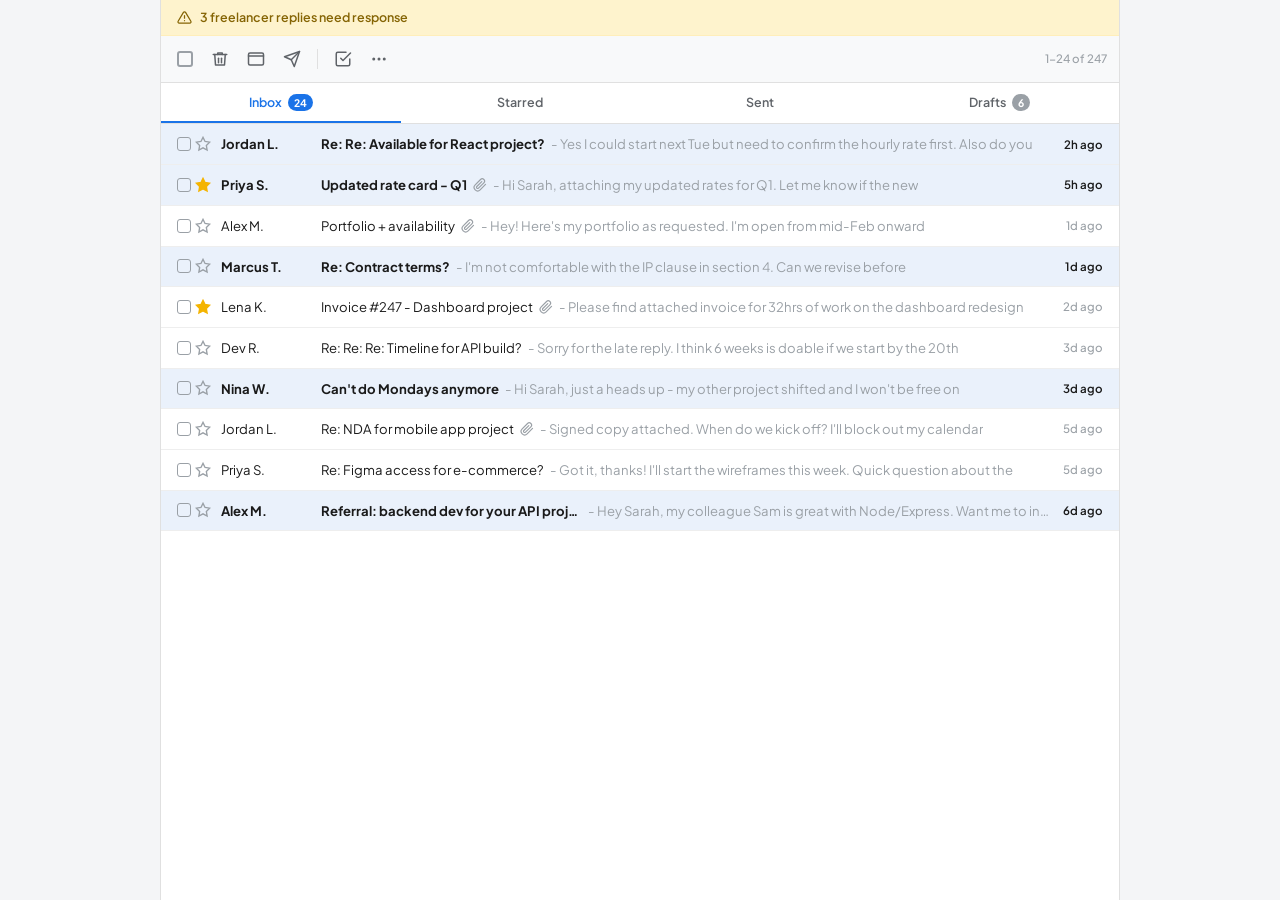
<file: demos/apps/pairwise-before.html>
<!DOCTYPE html>
<html lang="en">
<head>
<meta charset="UTF-8">
<meta name="viewport" content="width=device-width, initial-scale=1.0">
<title>Inbox - Freelancer Matching (Before Pairwise)</title>
<link rel="preconnect" href="https://fonts.googleapis.com">
<link rel="preconnect" href="https://fonts.gstatic.com" crossorigin>
<link href="https://fonts.googleapis.com/css2?family=Plus+Jakarta+Sans:wght@400;500;600;700&display=swap" rel="stylesheet">
<style>
:root {
  --bg: #ffffff; --bg-page: #f4f5f7; --bg-hover: #f1f3f5; --bg-toolbar: #f8f9fa;
  --text: #1a1a1a; --text-sec: #5f6368; --text-dim: #9aa0a6; --text-link: #1a73e8;
  --border: #e0e0e0; --border-light: #eeeeee;
  --yellow-bar: #fef3cd; --yellow-bar-text: #856404; --yellow-bar-border: #ffeeba;
  --star: #f4b400; --unread-bg: #eaf1fb; --blue: #1a73e8;
  --font: 'Plus Jakarta Sans', -apple-system, BlinkMacSystemFont, 'Segoe UI', sans-serif;
}
@media (prefers-color-scheme: dark) {
  :root {
    --bg: #1e1e1e; --bg-page: #121212; --bg-hover: #2a2a2a; --bg-toolbar: #252525;
    --text: #e8eaed; --text-sec: #9aa0a6; --text-dim: #5f6368; --text-link: #8ab4f8;
    --border: #3c3c3c; --border-light: #2e2e2e;
    --yellow-bar: #3e3318; --yellow-bar-text: #fcd34d; --yellow-bar-border: #5c4b1f;
    --star: #f4b400; --unread-bg: #1e2a3a; --blue: #8ab4f8;
  }
}
*, *::before, *::after { margin: 0; padding: 0; box-sizing: border-box; }
body { font-family: var(--font); background: var(--bg-page); color: var(--text); line-height: 1.5; min-height: 100vh; -webkit-font-smoothing: antialiased; }
.inbox { background: var(--bg); max-width: 960px; margin: 0 auto; min-height: 100vh; border-left: 1px solid var(--border); border-right: 1px solid var(--border); }
/* Notification bar */
.notif-bar { display: flex; align-items: center; gap: 8px; padding: 8px 16px; background: var(--yellow-bar); border-bottom: 1px solid var(--yellow-bar-border); font-size: 0.78rem; font-weight: 600; color: var(--yellow-bar-text); }
.notif-bar svg { width: 15px; height: 15px; flex-shrink: 0; }
/* Toolbar */
.toolbar { display: flex; align-items: center; gap: 2px; padding: 6px 12px; border-bottom: 1px solid var(--border); background: var(--bg-toolbar); }
.tb-btn { display: flex; align-items: center; justify-content: center; width: 34px; height: 34px; border: none; background: none; border-radius: 6px; color: var(--text-sec); cursor: default; }
.tb-btn svg { width: 18px; height: 18px; }
.tb-sep { width: 1px; height: 20px; background: var(--border); margin: 0 6px; }
.tb-check { width: 16px; height: 16px; border: 2px solid var(--text-dim); border-radius: 3px; margin: 0 8px 0 4px; }
.tb-right { margin-left: auto; font-size: 0.72rem; color: var(--text-dim); font-weight: 500; }
/* Tab bar */
.tabs { display: flex; border-bottom: 1px solid var(--border); }
.tab { flex: 1; padding: 10px 0; text-align: center; font-size: 0.78rem; font-weight: 600; color: var(--text-sec); border-bottom: 2px solid transparent; cursor: default; }
.tab.active { color: var(--blue); border-bottom-color: var(--blue); }
.tab .count { display: inline-block; background: var(--blue); color: #fff; font-size: 0.65rem; padding: 1px 6px; border-radius: 10px; margin-left: 4px; font-weight: 700; }
/* Email rows */
.email-row { display: grid; grid-template-columns: auto auto 1fr auto; align-items: center; padding: 10px 16px; border-bottom: 1px solid var(--border-light); gap: 10px; font-size: 0.82rem; cursor: default; }
.email-row.unread { background: var(--unread-bg); }
.email-row.unread .sender { font-weight: 700; }
.email-row.unread .subject { font-weight: 700; }
.e-actions { display: flex; align-items: center; gap: 4px; }
.e-star { width: 16px; height: 16px; color: var(--text-dim); flex-shrink: 0; }
.e-star.filled { color: var(--star); fill: var(--star); }
.e-check { width: 14px; height: 14px; border: 1.5px solid var(--text-dim); border-radius: 3px; flex-shrink: 0; }
.sender { font-size: 0.82rem; color: var(--text); white-space: nowrap; min-width: 90px; max-width: 110px; overflow: hidden; text-overflow: ellipsis; }
.subject-line { display: flex; align-items: center; gap: 6px; min-width: 0; }
.subject { white-space: nowrap; overflow: hidden; text-overflow: ellipsis; color: var(--text); }
.preview { white-space: nowrap; overflow: hidden; text-overflow: ellipsis; color: var(--text-dim); font-weight: 400; }
.subject-line .clip { flex-shrink: 0; width: 14px; height: 14px; color: var(--text-dim); }
.meta { display: flex; align-items: center; gap: 6px; white-space: nowrap; }
.date { font-size: 0.72rem; color: var(--text-dim); font-weight: 500; }
.date.unread-date { color: var(--text); font-weight: 600; }
</style>
</head>
<body>
<div class="inbox">
  <!-- Notification bar -->
  <div class="notif-bar">
    <svg viewBox="0 0 24 24" fill="none" stroke="currentColor" stroke-width="2" stroke-linecap="round" stroke-linejoin="round"><path d="M10.29 3.86L1.82 18a2 2 0 001.71 3h16.94a2 2 0 001.71-3L13.71 3.86a2 2 0 00-3.42 0z"/><line x1="12" y1="9" x2="12" y2="13"/><line x1="12" y1="17" x2="12.01" y2="17"/></svg>
    3 freelancer replies need response
  </div>
  <!-- Toolbar -->
  <div class="toolbar">
    <div class="tb-check"></div>
    <div class="tb-btn"><svg viewBox="0 0 24 24" fill="none" stroke="currentColor" stroke-width="2" stroke-linecap="round" stroke-linejoin="round"><polyline points="3 6 5 6 21 6"/><path d="M19 6l-1 14H6L5 6"/><path d="M10 11v6"/><path d="M14 11v6"/><path d="M9 6V4h6v2"/></svg></div>
    <div class="tb-btn"><svg viewBox="0 0 24 24" fill="none" stroke="currentColor" stroke-width="2" stroke-linecap="round" stroke-linejoin="round"><rect x="2" y="4" width="20" height="16" rx="2"/><path d="M2 8h20"/></svg></div>
    <div class="tb-btn"><svg viewBox="0 0 24 24" fill="none" stroke="currentColor" stroke-width="2" stroke-linecap="round" stroke-linejoin="round"><path d="M22 2L11 13"/><polygon points="22 2 15 22 11 13 2 9 22 2"/></svg></div>
    <div class="tb-sep"></div>
    <div class="tb-btn"><svg viewBox="0 0 24 24" fill="none" stroke="currentColor" stroke-width="2" stroke-linecap="round" stroke-linejoin="round"><polyline points="9 11 12 14 22 4"/><path d="M21 12v7a2 2 0 01-2 2H5a2 2 0 01-2-2V5a2 2 0 012-2h11"/></svg></div>
    <div class="tb-btn"><svg viewBox="0 0 24 24" fill="none" stroke="currentColor" stroke-width="2" stroke-linecap="round" stroke-linejoin="round"><circle cx="12" cy="12" r="1"/><circle cx="19" cy="12" r="1"/><circle cx="5" cy="12" r="1"/></svg></div>
    <div class="tb-right">1-24 of 247</div>
  </div>
  <!-- Tabs -->
  <div class="tabs">
    <div class="tab active">Inbox <span class="count">24</span></div>
    <div class="tab">Starred</div>
    <div class="tab">Sent</div>
    <div class="tab">Drafts <span class="count" style="background:var(--text-dim);">6</span></div>
  </div>
  <!-- Email rows -->
  <div class="email-row unread">
    <div class="e-actions"><div class="e-check"></div><svg class="e-star" viewBox="0 0 24 24" fill="none" stroke="currentColor" stroke-width="2"><polygon points="12 2 15.09 8.26 22 9.27 17 14.14 18.18 21.02 12 17.77 5.82 21.02 7 14.14 2 9.27 8.91 8.26 12 2"/></svg></div>
    <div class="sender">Jordan L.</div>
    <div class="subject-line"><span class="subject">Re: Re: Available for React project?</span><span class="preview"> - Yes I could start next Tue but need to confirm the hourly rate first. Also do you</span></div>
    <div class="meta"><span class="date unread-date">2h ago</span></div>
  </div>
  <div class="email-row unread">
    <div class="e-actions"><div class="e-check"></div><svg class="e-star filled" viewBox="0 0 24 24" stroke="currentColor" stroke-width="2"><polygon points="12 2 15.09 8.26 22 9.27 17 14.14 18.18 21.02 12 17.77 5.82 21.02 7 14.14 2 9.27 8.91 8.26 12 2"/></svg></div>
    <div class="sender">Priya S.</div>
    <div class="subject-line"><span class="subject">Updated rate card - Q1</span><svg class="clip" viewBox="0 0 24 24" fill="none" stroke="currentColor" stroke-width="2" stroke-linecap="round" stroke-linejoin="round"><path d="M21.44 11.05l-9.19 9.19a6 6 0 01-8.49-8.49l9.19-9.19a4 4 0 015.66 5.66l-9.2 9.19a2 2 0 01-2.83-2.83l8.49-8.49"/></svg><span class="preview"> - Hi Sarah, attaching my updated rates for Q1. Let me know if the new</span></div>
    <div class="meta"><span class="date unread-date">5h ago</span></div>
  </div>
  <div class="email-row">
    <div class="e-actions"><div class="e-check"></div><svg class="e-star" viewBox="0 0 24 24" fill="none" stroke="currentColor" stroke-width="2"><polygon points="12 2 15.09 8.26 22 9.27 17 14.14 18.18 21.02 12 17.77 5.82 21.02 7 14.14 2 9.27 8.91 8.26 12 2"/></svg></div>
    <div class="sender">Alex M.</div>
    <div class="subject-line"><span class="subject">Portfolio + availability</span><svg class="clip" viewBox="0 0 24 24" fill="none" stroke="currentColor" stroke-width="2" stroke-linecap="round" stroke-linejoin="round"><path d="M21.44 11.05l-9.19 9.19a6 6 0 01-8.49-8.49l9.19-9.19a4 4 0 015.66 5.66l-9.2 9.19a2 2 0 01-2.83-2.83l8.49-8.49"/></svg><span class="preview"> - Hey! Here's my portfolio as requested. I'm open from mid-Feb onward</span></div>
    <div class="meta"><span class="date">1d ago</span></div>
  </div>
  <div class="email-row unread">
    <div class="e-actions"><div class="e-check"></div><svg class="e-star" viewBox="0 0 24 24" fill="none" stroke="currentColor" stroke-width="2"><polygon points="12 2 15.09 8.26 22 9.27 17 14.14 18.18 21.02 12 17.77 5.82 21.02 7 14.14 2 9.27 8.91 8.26 12 2"/></svg></div>
    <div class="sender">Marcus T.</div>
    <div class="subject-line"><span class="subject">Re: Contract terms?</span><span class="preview"> - I'm not comfortable with the IP clause in section 4. Can we revise before</span></div>
    <div class="meta"><span class="date unread-date">1d ago</span></div>
  </div>
  <div class="email-row">
    <div class="e-actions"><div class="e-check"></div><svg class="e-star filled" viewBox="0 0 24 24" stroke="currentColor" stroke-width="2"><polygon points="12 2 15.09 8.26 22 9.27 17 14.14 18.18 21.02 12 17.77 5.82 21.02 7 14.14 2 9.27 8.91 8.26 12 2"/></svg></div>
    <div class="sender">Lena K.</div>
    <div class="subject-line"><span class="subject">Invoice #247 - Dashboard project</span><svg class="clip" viewBox="0 0 24 24" fill="none" stroke="currentColor" stroke-width="2" stroke-linecap="round" stroke-linejoin="round"><path d="M21.44 11.05l-9.19 9.19a6 6 0 01-8.49-8.49l9.19-9.19a4 4 0 015.66 5.66l-9.2 9.19a2 2 0 01-2.83-2.83l8.49-8.49"/></svg><span class="preview"> - Please find attached invoice for 32hrs of work on the dashboard redesign</span></div>
    <div class="meta"><span class="date">2d ago</span></div>
  </div>
  <div class="email-row">
    <div class="e-actions"><div class="e-check"></div><svg class="e-star" viewBox="0 0 24 24" fill="none" stroke="currentColor" stroke-width="2"><polygon points="12 2 15.09 8.26 22 9.27 17 14.14 18.18 21.02 12 17.77 5.82 21.02 7 14.14 2 9.27 8.91 8.26 12 2"/></svg></div>
    <div class="sender">Dev R.</div>
    <div class="subject-line"><span class="subject">Re: Re: Re: Timeline for API build?</span><span class="preview"> - Sorry for the late reply. I think 6 weeks is doable if we start by the 20th</span></div>
    <div class="meta"><span class="date">3d ago</span></div>
  </div>
  <div class="email-row unread">
    <div class="e-actions"><div class="e-check"></div><svg class="e-star" viewBox="0 0 24 24" fill="none" stroke="currentColor" stroke-width="2"><polygon points="12 2 15.09 8.26 22 9.27 17 14.14 18.18 21.02 12 17.77 5.82 21.02 7 14.14 2 9.27 8.91 8.26 12 2"/></svg></div>
    <div class="sender">Nina W.</div>
    <div class="subject-line"><span class="subject">Can't do Mondays anymore</span><span class="preview"> - Hi Sarah, just a heads up - my other project shifted and I won't be free on</span></div>
    <div class="meta"><span class="date unread-date">3d ago</span></div>
  </div>
  <div class="email-row">
    <div class="e-actions"><div class="e-check"></div><svg class="e-star" viewBox="0 0 24 24" fill="none" stroke="currentColor" stroke-width="2"><polygon points="12 2 15.09 8.26 22 9.27 17 14.14 18.18 21.02 12 17.77 5.82 21.02 7 14.14 2 9.27 8.91 8.26 12 2"/></svg></div>
    <div class="sender">Jordan L.</div>
    <div class="subject-line"><span class="subject">Re: NDA for mobile app project</span><svg class="clip" viewBox="0 0 24 24" fill="none" stroke="currentColor" stroke-width="2" stroke-linecap="round" stroke-linejoin="round"><path d="M21.44 11.05l-9.19 9.19a6 6 0 01-8.49-8.49l9.19-9.19a4 4 0 015.66 5.66l-9.2 9.19a2 2 0 01-2.83-2.83l8.49-8.49"/></svg><span class="preview"> - Signed copy attached. When do we kick off? I'll block out my calendar</span></div>
    <div class="meta"><span class="date">5d ago</span></div>
  </div>
  <div class="email-row">
    <div class="e-actions"><div class="e-check"></div><svg class="e-star" viewBox="0 0 24 24" fill="none" stroke="currentColor" stroke-width="2"><polygon points="12 2 15.09 8.26 22 9.27 17 14.14 18.18 21.02 12 17.77 5.82 21.02 7 14.14 2 9.27 8.91 8.26 12 2"/></svg></div>
    <div class="sender">Priya S.</div>
    <div class="subject-line"><span class="subject">Re: Figma access for e-commerce?</span><span class="preview"> - Got it, thanks! I'll start the wireframes this week. Quick question about the</span></div>
    <div class="meta"><span class="date">5d ago</span></div>
  </div>
  <div class="email-row unread">
    <div class="e-actions"><div class="e-check"></div><svg class="e-star" viewBox="0 0 24 24" fill="none" stroke="currentColor" stroke-width="2"><polygon points="12 2 15.09 8.26 22 9.27 17 14.14 18.18 21.02 12 17.77 5.82 21.02 7 14.14 2 9.27 8.91 8.26 12 2"/></svg></div>
    <div class="sender">Alex M.</div>
    <div class="subject-line"><span class="subject">Referral: backend dev for your API project</span><span class="preview"> - Hey Sarah, my colleague Sam is great with Node/Express. Want me to intro?</span></div>
    <div class="meta"><span class="date unread-date">6d ago</span></div>
  </div>
</div>
</body>
</html>
</file>
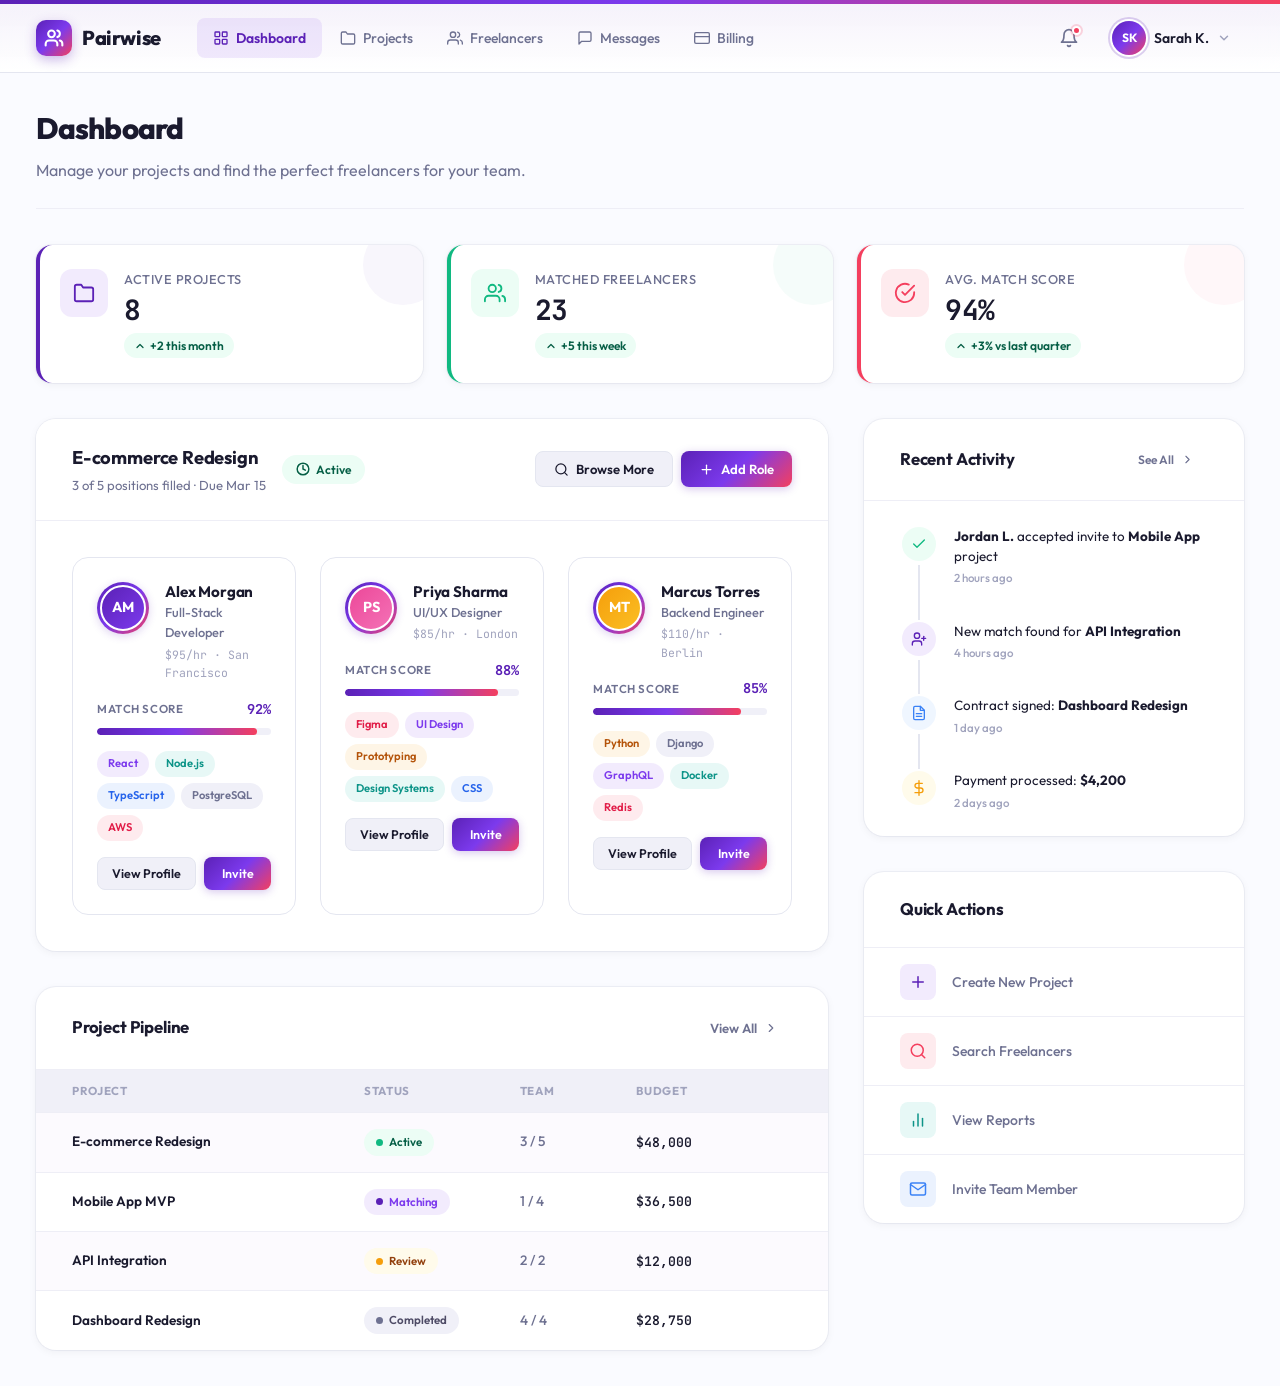
<file: demos/apps/pairwise.html>
<!DOCTYPE html>
<html lang="en">
<head>
<meta charset="UTF-8">
<meta name="viewport" content="width=device-width, initial-scale=1.0">
<title>Pairwise — Team Matching Platform</title>
<link rel="preconnect" href="https://fonts.googleapis.com">
<link rel="preconnect" href="https://fonts.gstatic.com" crossorigin>
<link href="https://fonts.googleapis.com/css2?family=Outfit:wght@400;500;600;700;800&family=JetBrains+Mono:wght@400;500;600;700&display=swap" rel="stylesheet">
<style>
/* ========================================================
   CSS Custom Properties
   ======================================================== */
:root {
  /* Brand */
  --primary: #5B21B6;
  --primary-light: #7C3AED;
  --accent: #F43F5E;
  --accent-soft: rgba(244, 63, 94, 0.1);
  --gradient-hero: linear-gradient(135deg, #5B21B6 0%, #7C3AED 50%, #F43F5E 100%);
  --gradient-bar: linear-gradient(90deg, #5B21B6, #7C3AED, #F43F5E);
  --gradient-nav: linear-gradient(180deg, rgba(91, 33, 182, 0.06) 0%, transparent 100%);

  /* Surfaces */
  --bg-page: #FAFBFF;
  --bg-card: #FFFFFF;
  --bg-nav: rgba(255, 255, 255, 0.85);
  --bg-hover: #F0F0F8;
  --bg-input: #F5F5FC;
  --bg-stripe-even: rgba(91, 33, 182, 0.02);

  /* Borders */
  --border: #E4E6F0;
  --border-light: #EEEEF6;

  /* Text */
  --text-primary: #1A1A2E;
  --text-secondary: #6E7191;
  --text-tertiary: #A0A3BD;
  --text-inverse: #FFFFFF;

  /* Status */
  --green: #10B981;
  --green-bg: #ECFDF5;
  --green-text: #065F46;
  --blue: #3B82F6;
  --blue-bg: #EFF6FF;
  --blue-text: #1E40AF;
  --yellow: #F59E0B;
  --yellow-bg: #FFFBEB;
  --yellow-text: #92400E;
  --gray-badge: #6E7191;
  --gray-badge-bg: #F0F0F8;
  --gray-badge-text: #4E4B66;
  --red: #EF4444;

  /* Tag Colors */
  --tag-violet-bg: rgba(124, 58, 237, 0.1);
  --tag-violet-text: #7C3AED;
  --tag-coral-bg: rgba(244, 63, 94, 0.1);
  --tag-coral-text: #E11D48;
  --tag-teal-bg: rgba(20, 184, 166, 0.1);
  --tag-teal-text: #0D9488;
  --tag-amber-bg: rgba(245, 158, 11, 0.1);
  --tag-amber-text: #B45309;
  --tag-blue-bg: rgba(59, 130, 246, 0.1);
  --tag-blue-text: #2563EB;
  --tag-slate-bg: #F0F0F8;
  --tag-slate-text: #6E7191;

  /* Shadows */
  --shadow-sm: 0 1px 3px rgba(26, 26, 46, 0.04), 0 1px 2px rgba(26, 26, 46, 0.02);
  --shadow-md: 0 4px 12px rgba(26, 26, 46, 0.06), 0 2px 4px rgba(26, 26, 46, 0.03);
  --shadow-lg: 0 12px 28px rgba(26, 26, 46, 0.08), 0 4px 10px rgba(26, 26, 46, 0.04);
  --shadow-xl: 0 24px 48px rgba(26, 26, 46, 0.1), 0 8px 16px rgba(26, 26, 46, 0.05);
  --shadow-card: 0 2px 8px rgba(26, 26, 46, 0.05), 0 0 0 1px rgba(228, 230, 240, 0.5);
  --shadow-card-hover: 0 12px 32px rgba(91, 33, 182, 0.1), 0 4px 12px rgba(26, 26, 46, 0.06);

  /* Radii */
  --radius-sm: 8px;
  --radius-md: 12px;
  --radius-lg: 16px;
  --radius-xl: 20px;
  --radius-full: 9999px;

  /* Spacing */
  --space-xs: 4px;
  --space-sm: 8px;
  --space-md: 16px;
  --space-lg: 24px;
  --space-xl: 36px;
  --space-2xl: 56px;

  /* Transitions */
  --transition-fast: 150ms cubic-bezier(0.22, 1, 0.36, 1);
  --transition-base: 250ms cubic-bezier(0.22, 1, 0.36, 1);
  --transition-slow: 400ms cubic-bezier(0.22, 1, 0.36, 1);

  /* Typography */
  --font-body: 'Outfit', -apple-system, BlinkMacSystemFont, 'Segoe UI', sans-serif;
  --font-mono: 'JetBrains Mono', 'SF Mono', 'Fira Code', Menlo, monospace;
}

/* ========================================================
   Dark Mode
   ======================================================== */
@media (prefers-color-scheme: dark) {
  :root {
    --primary: #8B5CF6;
    --primary-light: #A78BFA;
    --accent: #FB7185;
    --accent-soft: rgba(251, 113, 133, 0.12);
    --gradient-hero: linear-gradient(135deg, #7C3AED 0%, #8B5CF6 50%, #FB7185 100%);
    --gradient-bar: linear-gradient(90deg, #8B5CF6, #A78BFA, #FB7185);
    --gradient-nav: linear-gradient(180deg, rgba(139, 92, 246, 0.08) 0%, transparent 100%);

    --bg-page: #0A0A1A;
    --bg-card: #14142B;
    --bg-nav: rgba(20, 20, 43, 0.9);
    --bg-hover: #1E1E3A;
    --bg-input: #1A1A34;
    --bg-stripe-even: rgba(139, 92, 246, 0.04);

    --border: #2A2A4A;
    --border-light: #1E1E3A;

    --text-primary: #F0F0FF;
    --text-secondary: #A0A3BD;
    --text-tertiary: #6E7191;
    --text-inverse: #0A0A1A;

    --green-bg: rgba(16, 185, 129, 0.12);
    --green-text: #6EE7B7;
    --blue-bg: rgba(59, 130, 246, 0.12);
    --blue-text: #93C5FD;
    --yellow-bg: rgba(245, 158, 11, 0.12);
    --yellow-text: #FCD34D;
    --gray-badge-bg: rgba(110, 113, 145, 0.15);
    --gray-badge-text: #A0A3BD;

    --tag-violet-bg: rgba(139, 92, 246, 0.15);
    --tag-violet-text: #A78BFA;
    --tag-coral-bg: rgba(251, 113, 133, 0.15);
    --tag-coral-text: #FB7185;
    --tag-teal-bg: rgba(20, 184, 166, 0.15);
    --tag-teal-text: #5EEAD4;
    --tag-amber-bg: rgba(245, 158, 11, 0.15);
    --tag-amber-text: #FCD34D;
    --tag-blue-bg: rgba(59, 130, 246, 0.15);
    --tag-blue-text: #93C5FD;
    --tag-slate-bg: rgba(110, 113, 145, 0.12);
    --tag-slate-text: #A0A3BD;

    --shadow-sm: 0 1px 3px rgba(0, 0, 0, 0.3);
    --shadow-md: 0 4px 12px rgba(0, 0, 0, 0.35);
    --shadow-lg: 0 12px 28px rgba(0, 0, 0, 0.4);
    --shadow-xl: 0 24px 48px rgba(0, 0, 0, 0.5);
    --shadow-card: 0 2px 8px rgba(0, 0, 0, 0.2), 0 0 0 1px rgba(42, 42, 74, 0.6);
    --shadow-card-hover: 0 12px 32px rgba(139, 92, 246, 0.15), 0 4px 12px rgba(0, 0, 0, 0.3);
  }
}

/* ========================================================
   Reduced Motion
   ======================================================== */
@media (prefers-reduced-motion: reduce) {
  *, *::before, *::after {
    animation-duration: 0.01ms !important;
    animation-iteration-count: 1 !important;
    transition-duration: 0.01ms !important;
    scroll-behavior: auto !important;
  }
}

/* ========================================================
   Reset & Base
   ======================================================== */
*, *::before, *::after {
  margin: 0;
  padding: 0;
  box-sizing: border-box;
}

html {
  font-size: 16px;
  -webkit-text-size-adjust: 100%;
}

body {
  font-family: var(--font-body);
  background: var(--bg-page);
  color: var(--text-primary);
  line-height: 1.6;
  -webkit-font-smoothing: antialiased;
  -moz-osx-font-smoothing: grayscale;
  min-height: 100vh;
  overflow-x: hidden;
}

button {
  font-family: inherit;
  cursor: pointer;
  border: none;
  background: none;
  font-size: inherit;
  color: inherit;
}

a {
  color: inherit;
  text-decoration: none;
}

/* ========================================================
   Gradient Accent Stripe
   ======================================================== */
.gradient-stripe {
  height: 4px;
  background: var(--gradient-hero);
  position: fixed;
  top: 0;
  left: 0;
  right: 0;
  z-index: 200;
}

/* ========================================================
   Top Navigation
   ======================================================== */
.top-nav {
  position: sticky;
  top: 4px;
  z-index: 100;
  background: var(--bg-nav);
  border-bottom: 1px solid var(--border);
  backdrop-filter: blur(20px);
  -webkit-backdrop-filter: blur(20px);
}

.top-nav::before {
  content: '';
  position: absolute;
  inset: 0;
  background: var(--gradient-nav);
  pointer-events: none;
}

.nav-inner {
  max-width: 1440px;
  margin: 0 auto;
  display: flex;
  align-items: center;
  justify-content: space-between;
  padding: 0 var(--space-xl);
  height: 68px;
  position: relative;
}

.nav-left {
  display: flex;
  align-items: center;
  gap: var(--space-xl);
}

.logo {
  display: flex;
  align-items: center;
  gap: 10px;
  font-weight: 800;
  font-size: 1.25rem;
  color: var(--text-primary);
  flex-shrink: 0;
  letter-spacing: -0.02em;
}

.logo-icon {
  width: 36px;
  height: 36px;
  background: var(--gradient-hero);
  border-radius: 10px;
  display: flex;
  align-items: center;
  justify-content: center;
  color: white;
  box-shadow: 0 4px 12px rgba(91, 33, 182, 0.3);
}

.logo-icon svg {
  width: 20px;
  height: 20px;
}

.nav-links {
  display: flex;
  align-items: center;
  gap: 2px;
  list-style: none;
}

.nav-links li a {
  display: flex;
  align-items: center;
  gap: 7px;
  padding: 9px 16px;
  border-radius: var(--radius-sm);
  font-size: 0.875rem;
  font-weight: 500;
  color: var(--text-secondary);
  transition: all var(--transition-fast);
  white-space: nowrap;
  position: relative;
}

.nav-links li a:hover {
  color: var(--text-primary);
  background: var(--bg-hover);
}

.nav-links li a.active {
  color: var(--primary);
  background: var(--tag-violet-bg);
  font-weight: 600;
}

.nav-links li a svg {
  width: 16px;
  height: 16px;
  flex-shrink: 0;
}

.nav-right {
  display: flex;
  align-items: center;
  gap: var(--space-md);
}

.notification-btn {
  position: relative;
  width: 40px;
  height: 40px;
  border-radius: var(--radius-sm);
  display: flex;
  align-items: center;
  justify-content: center;
  color: var(--text-secondary);
  transition: all var(--transition-fast);
}

.notification-btn:hover {
  background: var(--bg-hover);
  color: var(--primary);
}

.notification-btn svg {
  width: 20px;
  height: 20px;
}

.notification-dot {
  position: absolute;
  top: 8px;
  right: 8px;
  width: 9px;
  height: 9px;
  background: var(--accent);
  border-radius: 50%;
  border: 2px solid var(--bg-card);
  box-shadow: 0 0 0 2px rgba(244, 63, 94, 0.2);
}

.user-menu {
  display: flex;
  align-items: center;
  gap: var(--space-sm);
  padding: 6px 12px 6px 6px;
  border-radius: var(--radius-full);
  transition: all var(--transition-fast);
  cursor: pointer;
  border: 1px solid transparent;
}

.user-menu:hover {
  background: var(--bg-hover);
  border-color: var(--border);
}

.user-avatar {
  width: 34px;
  height: 34px;
  border-radius: 50%;
  background: var(--gradient-hero);
  display: flex;
  align-items: center;
  justify-content: center;
  color: white;
  font-size: 0.75rem;
  font-weight: 700;
  flex-shrink: 0;
  box-shadow: 0 0 0 2px var(--bg-card), 0 0 0 4px rgba(91, 33, 182, 0.2);
}

.user-name {
  font-size: 0.875rem;
  font-weight: 600;
  color: var(--text-primary);
}

.user-menu svg {
  width: 14px;
  height: 14px;
  color: var(--text-tertiary);
}

/* ========================================================
   Main Layout
   ======================================================== */
.main-wrapper {
  max-width: 1440px;
  margin: 0 auto;
  padding: var(--space-xl);
}

.page-header {
  margin-bottom: var(--space-xl);
  padding-bottom: var(--space-lg);
  border-bottom: 1px solid var(--border-light);
}

.page-header h1 {
  font-size: 1.85rem;
  font-weight: 800;
  color: var(--text-primary);
  margin-bottom: 6px;
  letter-spacing: -0.03em;
}

.page-header p {
  font-size: 1rem;
  color: var(--text-secondary);
  font-weight: 400;
}

.dashboard-grid {
  display: grid;
  grid-template-columns: 1fr 380px;
  gap: var(--space-xl);
}

/* ========================================================
   Stat Cards
   ======================================================== */
.stats-row {
  display: grid;
  grid-template-columns: repeat(3, 1fr);
  gap: var(--space-lg);
  margin-bottom: var(--space-xl);
}

.stat-card {
  background: var(--bg-card);
  border-radius: var(--radius-lg);
  padding: var(--space-lg) var(--space-lg) var(--space-lg) calc(var(--space-lg) - 4px);
  display: flex;
  align-items: flex-start;
  gap: var(--space-md);
  transition: all var(--transition-base);
  cursor: default;
  box-shadow: var(--shadow-card);
  border-left: 4px solid transparent;
  position: relative;
  overflow: hidden;
}

.stat-card::after {
  content: '';
  position: absolute;
  top: 0;
  right: 0;
  width: 80px;
  height: 80px;
  border-radius: 50%;
  opacity: 0.04;
  transform: translate(20px, -20px);
  pointer-events: none;
}

.stat-card:hover {
  box-shadow: var(--shadow-card-hover);
  transform: translateY(-2px);
}

.stat-card.violet-border {
  border-left-color: var(--primary);
}

.stat-card.violet-border::after {
  background: var(--primary);
}

.stat-card.green-border {
  border-left-color: var(--green);
}

.stat-card.green-border::after {
  background: var(--green);
}

.stat-card.coral-border {
  border-left-color: var(--accent);
}

.stat-card.coral-border::after {
  background: var(--accent);
}

.stat-icon {
  width: 48px;
  height: 48px;
  border-radius: var(--radius-md);
  display: flex;
  align-items: center;
  justify-content: center;
  flex-shrink: 0;
}

.stat-icon svg {
  width: 22px;
  height: 22px;
}

.stat-icon.purple {
  background: var(--tag-violet-bg);
  color: var(--primary);
}

.stat-icon.green {
  background: var(--green-bg);
  color: var(--green);
}

.stat-icon.coral {
  background: var(--accent-soft);
  color: var(--accent);
}

.stat-content {
  flex: 1;
  min-width: 0;
}

.stat-label {
  font-size: 0.8rem;
  font-weight: 500;
  color: var(--text-secondary);
  margin-bottom: 4px;
  text-transform: uppercase;
  letter-spacing: 0.04em;
}

.stat-value {
  font-family: var(--font-mono);
  font-size: 1.75rem;
  font-weight: 700;
  color: var(--text-primary);
  line-height: 1.2;
  letter-spacing: -0.02em;
}

.stat-change {
  display: inline-flex;
  align-items: center;
  gap: 4px;
  font-size: 0.75rem;
  font-weight: 600;
  margin-top: 6px;
  padding: 3px 10px;
  border-radius: var(--radius-full);
}

.stat-change.up {
  color: var(--green-text);
  background: var(--green-bg);
}

.stat-change.up svg {
  width: 12px;
  height: 12px;
}

/* ========================================================
   Team Builder Section
   ======================================================== */
.team-builder {
  background: var(--bg-card);
  border-radius: var(--radius-xl);
  margin-bottom: var(--space-xl);
  overflow: hidden;
  box-shadow: var(--shadow-card);
}

.team-builder-header {
  display: flex;
  align-items: center;
  justify-content: space-between;
  padding: var(--space-lg) var(--space-xl);
  border-bottom: 1px solid var(--border-light);
  background: var(--bg-card);
}

.team-builder-header-left {
  display: flex;
  align-items: center;
  gap: var(--space-md);
}

.project-badge {
  display: inline-flex;
  align-items: center;
  gap: 6px;
  padding: 5px 14px;
  background: var(--green-bg);
  color: var(--green-text);
  border-radius: var(--radius-full);
  font-size: 0.75rem;
  font-weight: 600;
}

.project-badge svg {
  width: 14px;
  height: 14px;
}

.team-builder-title {
  font-size: 1.15rem;
  font-weight: 700;
  letter-spacing: -0.01em;
}

.team-builder-subtitle {
  font-size: 0.82rem;
  color: var(--text-secondary);
  margin-top: 2px;
}

.team-builder-actions {
  display: flex;
  gap: var(--space-sm);
}

.btn {
  display: inline-flex;
  align-items: center;
  justify-content: center;
  gap: 7px;
  padding: 9px 18px;
  font-size: 0.82rem;
  font-weight: 600;
  border-radius: var(--radius-sm);
  transition: all var(--transition-fast);
  white-space: nowrap;
}

.btn svg {
  width: 15px;
  height: 15px;
}

.btn-primary {
  background: var(--gradient-hero);
  color: white;
  box-shadow: 0 2px 8px rgba(91, 33, 182, 0.25);
}

.btn-primary:hover {
  box-shadow: 0 6px 20px rgba(91, 33, 182, 0.35);
  transform: translateY(-1px);
}

.btn-secondary {
  background: var(--bg-hover);
  color: var(--text-primary);
  border: 1px solid var(--border);
}

.btn-secondary:hover {
  background: var(--bg-card);
  border-color: var(--primary-light);
  color: var(--primary);
  box-shadow: var(--shadow-sm);
}

.btn-ghost {
  color: var(--text-secondary);
  padding: 9px 14px;
}

.btn-ghost:hover {
  background: var(--bg-hover);
  color: var(--primary);
}

/* Freelancer Cards */
.freelancer-grid {
  display: grid;
  grid-template-columns: repeat(3, 1fr);
  gap: var(--space-lg);
  padding: var(--space-xl);
}

.freelancer-card {
  border: 1px solid var(--border);
  border-radius: var(--radius-lg);
  padding: var(--space-lg);
  transition: all var(--transition-base);
  position: relative;
  background: var(--bg-card);
  overflow: hidden;
}

.freelancer-card::before {
  content: '';
  position: absolute;
  top: 0;
  left: 0;
  right: 0;
  height: 3px;
  background: var(--gradient-hero);
  opacity: 0;
  transition: opacity var(--transition-base);
}

.freelancer-card:hover {
  box-shadow: var(--shadow-card-hover);
  border-color: transparent;
  transform: translateY(-3px);
}

.freelancer-card:hover::before {
  opacity: 1;
}

.freelancer-card-top {
  display: flex;
  align-items: flex-start;
  gap: var(--space-md);
  margin-bottom: var(--space-md);
}

.freelancer-avatar-ring {
  width: 52px;
  height: 52px;
  border-radius: 50%;
  padding: 3px;
  background: var(--gradient-hero);
  flex-shrink: 0;
  box-shadow: 0 2px 8px rgba(91, 33, 182, 0.2);
}

.freelancer-avatar {
  width: 100%;
  height: 100%;
  border-radius: 50%;
  display: flex;
  align-items: center;
  justify-content: center;
  font-size: 0.9rem;
  font-weight: 700;
  color: white;
  border: 2px solid var(--bg-card);
}

.freelancer-info {
  flex: 1;
  min-width: 0;
}

.freelancer-name {
  font-size: 0.95rem;
  font-weight: 700;
  color: var(--text-primary);
  line-height: 1.3;
  letter-spacing: -0.01em;
}

.freelancer-title {
  font-size: 0.8rem;
  color: var(--text-secondary);
  font-weight: 500;
}

.freelancer-rate {
  font-family: var(--font-mono);
  font-size: 0.72rem;
  color: var(--text-tertiary);
  margin-top: 3px;
}

/* Match Score */
.match-score-section {
  margin-bottom: var(--space-md);
}

.match-score-header {
  display: flex;
  align-items: center;
  justify-content: space-between;
  margin-bottom: 8px;
}

.match-label {
  font-size: 0.72rem;
  font-weight: 600;
  color: var(--text-secondary);
  text-transform: uppercase;
  letter-spacing: 0.05em;
}

.match-value {
  font-family: var(--font-mono);
  font-size: 0.85rem;
  font-weight: 700;
  color: var(--primary);
}

.match-bar-track {
  width: 100%;
  height: 7px;
  background: var(--bg-hover);
  border-radius: var(--radius-full);
  overflow: hidden;
}

.match-bar-fill {
  height: 100%;
  border-radius: var(--radius-full);
  background: var(--gradient-bar);
  transition: width 800ms cubic-bezier(0.22, 1, 0.36, 1);
}

/* Skill Tags — varied colors */
.skill-tags {
  display: flex;
  flex-wrap: wrap;
  gap: 6px;
  margin-bottom: var(--space-md);
}

.skill-tag {
  display: inline-block;
  padding: 4px 11px;
  border-radius: var(--radius-full);
  font-size: 0.7rem;
  font-weight: 600;
  transition: all var(--transition-fast);
}

.skill-tag.violet {
  background: var(--tag-violet-bg);
  color: var(--tag-violet-text);
}

.skill-tag.coral {
  background: var(--tag-coral-bg);
  color: var(--tag-coral-text);
}

.skill-tag.teal {
  background: var(--tag-teal-bg);
  color: var(--tag-teal-text);
}

.skill-tag.amber {
  background: var(--tag-amber-bg);
  color: var(--tag-amber-text);
}

.skill-tag.blue {
  background: var(--tag-blue-bg);
  color: var(--tag-blue-text);
}

.skill-tag.slate {
  background: var(--tag-slate-bg);
  color: var(--tag-slate-text);
}

.freelancer-card:hover .skill-tag {
  transform: translateY(-1px);
}

/* Card Actions */
.freelancer-actions {
  display: flex;
  gap: var(--space-sm);
}

.freelancer-actions .btn {
  flex: 1;
  padding: 8px 14px;
  font-size: 0.78rem;
}

/* ========================================================
   Project Pipeline
   ======================================================== */
.pipeline-section {
  background: var(--bg-card);
  border-radius: var(--radius-xl);
  overflow: hidden;
  box-shadow: var(--shadow-card);
}

.section-header {
  display: flex;
  align-items: center;
  justify-content: space-between;
  padding: var(--space-lg) var(--space-xl);
  border-bottom: 1px solid var(--border-light);
}

.section-title {
  font-size: 1.05rem;
  font-weight: 700;
  letter-spacing: -0.01em;
}

.pipeline-table {
  width: 100%;
}

.pipeline-row {
  display: grid;
  grid-template-columns: 1.5fr 0.8fr 0.6fr 0.8fr;
  align-items: center;
  padding: 16px var(--space-xl);
  border-bottom: 1px solid var(--border-light);
  font-size: 0.85rem;
  transition: background var(--transition-fast);
  cursor: default;
}

.pipeline-row:last-child {
  border-bottom: none;
}

.pipeline-row:hover {
  background: var(--bg-hover);
}

.pipeline-row:nth-child(even) {
  background: var(--bg-stripe-even);
}

.pipeline-row:nth-child(even):hover {
  background: var(--bg-hover);
}

.pipeline-row-header {
  font-size: 0.72rem;
  font-weight: 700;
  color: var(--text-tertiary);
  text-transform: uppercase;
  letter-spacing: 0.06em;
  padding: 12px var(--space-xl);
  background: var(--bg-hover);
  border-bottom: 1px solid var(--border-light);
}

.pipeline-row-header:hover,
.pipeline-row-header:nth-child(even) {
  background: var(--bg-hover);
}

.pipeline-project-name {
  font-weight: 600;
  color: var(--text-primary);
}

.status-badge {
  display: inline-flex;
  align-items: center;
  gap: 6px;
  padding: 4px 12px;
  border-radius: var(--radius-full);
  font-size: 0.72rem;
  font-weight: 600;
  width: fit-content;
}

.status-badge::before {
  content: '';
  width: 7px;
  height: 7px;
  border-radius: 50%;
  flex-shrink: 0;
}

.status-badge.active {
  background: var(--green-bg);
  color: var(--green-text);
}

.status-badge.active::before {
  background: var(--green);
}

.status-badge.matching {
  background: var(--tag-violet-bg);
  color: var(--tag-violet-text);
}

.status-badge.matching::before {
  background: var(--primary);
}

.status-badge.review {
  background: var(--yellow-bg);
  color: var(--yellow-text);
}

.status-badge.review::before {
  background: var(--yellow);
}

.status-badge.completed {
  background: var(--gray-badge-bg);
  color: var(--gray-badge-text);
}

.status-badge.completed::before {
  background: var(--gray-badge);
}

.pipeline-team {
  color: var(--text-secondary);
  font-weight: 500;
}

.pipeline-budget {
  font-family: var(--font-mono);
  font-weight: 600;
  color: var(--text-primary);
  font-size: 0.82rem;
}

/* ========================================================
   Sidebar
   ======================================================== */
.sidebar {
  display: flex;
  flex-direction: column;
  gap: var(--space-xl);
}

/* ========================================================
   Activity Feed with Timeline
   ======================================================== */
.activity-feed {
  background: var(--bg-card);
  border-radius: var(--radius-xl);
  overflow: hidden;
  box-shadow: var(--shadow-card);
}

.activity-list {
  padding: var(--space-sm) 0;
  position: relative;
}

.activity-item {
  display: flex;
  gap: var(--space-md);
  padding: var(--space-md) var(--space-xl);
  transition: background var(--transition-fast);
  cursor: default;
  position: relative;
}

/* Timeline vertical line */
.activity-item::before {
  content: '';
  position: absolute;
  left: calc(var(--space-xl) + 18px);
  top: calc(var(--space-md) + 40px);
  bottom: calc(-1 * var(--space-md));
  width: 2px;
  background: var(--border);
  z-index: 0;
}

.activity-item:last-child::before {
  display: none;
}

.activity-item:hover {
  background: var(--bg-hover);
}

.activity-icon {
  width: 38px;
  height: 38px;
  border-radius: 50%;
  display: flex;
  align-items: center;
  justify-content: center;
  flex-shrink: 0;
  position: relative;
  z-index: 1;
  border: 2px solid var(--bg-card);
}

.activity-icon svg {
  width: 16px;
  height: 16px;
}

.activity-icon.invite {
  background: var(--green-bg);
  color: var(--green);
}

.activity-icon.match {
  background: var(--tag-violet-bg);
  color: var(--primary);
}

.activity-icon.contract {
  background: var(--blue-bg);
  color: var(--blue);
}

.activity-icon.payment {
  background: var(--yellow-bg);
  color: var(--yellow);
}

.activity-content {
  flex: 1;
  min-width: 0;
  padding-top: 2px;
}

.activity-text {
  font-size: 0.84rem;
  color: var(--text-primary);
  line-height: 1.45;
}

.activity-text strong {
  font-weight: 700;
}

.activity-time {
  font-size: 0.72rem;
  color: var(--text-tertiary);
  margin-top: 3px;
  font-weight: 500;
}

/* ========================================================
   Quick Actions with Gradient Icon Backgrounds
   ======================================================== */
.quick-actions-card {
  background: var(--bg-card);
  border-radius: var(--radius-xl);
  overflow: hidden;
  box-shadow: var(--shadow-card);
}

.quick-action-item {
  display: flex;
  align-items: center;
  gap: var(--space-md);
  padding: 16px var(--space-xl);
  border-bottom: 1px solid var(--border-light);
  font-size: 0.875rem;
  font-weight: 500;
  color: var(--text-secondary);
  cursor: pointer;
  transition: all var(--transition-fast);
}

.quick-action-item:last-child {
  border-bottom: none;
}

.quick-action-item:hover {
  background: var(--bg-hover);
  color: var(--text-primary);
}

.quick-action-icon-wrap {
  width: 36px;
  height: 36px;
  border-radius: var(--radius-sm);
  display: flex;
  align-items: center;
  justify-content: center;
  flex-shrink: 0;
  transition: all var(--transition-fast);
}

.quick-action-icon-wrap svg {
  width: 18px;
  height: 18px;
}

.quick-action-icon-wrap.violet {
  background: var(--tag-violet-bg);
  color: var(--primary);
}

.quick-action-icon-wrap.coral {
  background: var(--accent-soft);
  color: var(--accent);
}

.quick-action-icon-wrap.teal {
  background: var(--tag-teal-bg);
  color: var(--tag-teal-text);
}

.quick-action-icon-wrap.blue {
  background: var(--tag-blue-bg);
  color: var(--blue);
}

.quick-action-item:hover .quick-action-icon-wrap.violet {
  background: var(--primary);
  color: white;
}

.quick-action-item:hover .quick-action-icon-wrap.coral {
  background: var(--accent);
  color: white;
}

.quick-action-item:hover .quick-action-icon-wrap.teal {
  background: var(--tag-teal-text);
  color: white;
}

.quick-action-item:hover .quick-action-icon-wrap.blue {
  background: var(--blue);
  color: white;
}

.quick-action-label {
  flex: 1;
}

.quick-action-arrow {
  width: 16px;
  height: 16px;
  color: var(--text-tertiary);
  opacity: 0;
  transform: translateX(-4px);
  transition: all var(--transition-fast);
}

.quick-action-item:hover .quick-action-arrow {
  opacity: 1;
  transform: translateX(0);
}

/* ========================================================
   Mobile Nav Toggle
   ======================================================== */
.mobile-menu-btn {
  display: none;
  width: 40px;
  height: 40px;
  align-items: center;
  justify-content: center;
  border-radius: var(--radius-sm);
  color: var(--text-secondary);
  transition: all var(--transition-fast);
}

.mobile-menu-btn:hover {
  background: var(--bg-hover);
  color: var(--text-primary);
}

.mobile-menu-btn svg {
  width: 22px;
  height: 22px;
}

/* ========================================================
   Responsive
   ======================================================== */
@media (max-width: 1100px) {
  .dashboard-grid {
    grid-template-columns: 1fr;
  }

  .sidebar {
    display: grid;
    grid-template-columns: 1fr 1fr;
    gap: var(--space-lg);
  }
}

@media (max-width: 900px) {
  .freelancer-grid {
    grid-template-columns: 1fr 1fr;
  }

  .stats-row {
    grid-template-columns: repeat(3, 1fr);
  }

  .nav-links {
    display: none;
  }

  .nav-links.open {
    display: flex;
    flex-direction: column;
    position: absolute;
    top: 68px;
    left: 0;
    right: 0;
    background: var(--bg-nav);
    backdrop-filter: blur(20px);
    -webkit-backdrop-filter: blur(20px);
    border-bottom: 1px solid var(--border);
    padding: var(--space-sm) var(--space-xl);
    box-shadow: var(--shadow-lg);
    z-index: 99;
  }

  .nav-links.open li a {
    padding: 14px var(--space-md);
  }

  .mobile-menu-btn {
    display: flex;
  }

  .user-name {
    display: none;
  }

  .user-menu svg:last-child {
    display: none;
  }
}

@media (max-width: 700px) {
  .main-wrapper {
    padding: var(--space-md);
  }

  .nav-inner {
    padding: 0 var(--space-md);
  }

  .freelancer-grid {
    grid-template-columns: 1fr;
    padding: var(--space-md);
  }

  .stats-row {
    grid-template-columns: 1fr;
  }

  .sidebar {
    grid-template-columns: 1fr;
  }

  .pipeline-row {
    grid-template-columns: 1fr 1fr;
    gap: 8px;
    padding: 14px var(--space-md);
  }

  .pipeline-row-header {
    display: none;
  }

  .team-builder-header {
    flex-direction: column;
    gap: var(--space-md);
    padding: var(--space-lg) var(--space-md);
  }

  .team-builder-actions {
    width: 100%;
  }

  .team-builder-actions .btn {
    flex: 1;
  }

  .section-header {
    padding: var(--space-lg) var(--space-md);
  }

  .page-header h1 {
    font-size: 1.5rem;
  }
}

/* ========================================================
   Animations
   ======================================================== */
@keyframes fadeInUp {
  from {
    opacity: 0;
    transform: translateY(16px);
  }
  to {
    opacity: 1;
    transform: translateY(0);
  }
}

@keyframes barFill {
  from { width: 0; }
}

@keyframes slideInLeft {
  from {
    opacity: 0;
    transform: translateX(-12px);
  }
  to {
    opacity: 1;
    transform: translateX(0);
  }
}

@keyframes scaleIn {
  from {
    opacity: 0;
    transform: scale(0.95);
  }
  to {
    opacity: 1;
    transform: scale(1);
  }
}

.stat-card {
  animation: fadeInUp 500ms cubic-bezier(0.22, 1, 0.36, 1) both;
}

.stat-card:nth-child(1) { animation-delay: 60ms; }
.stat-card:nth-child(2) { animation-delay: 140ms; }
.stat-card:nth-child(3) { animation-delay: 220ms; }

.freelancer-card {
  animation: scaleIn 500ms cubic-bezier(0.22, 1, 0.36, 1) both;
}

.freelancer-card:nth-child(1) { animation-delay: 200ms; }
.freelancer-card:nth-child(2) { animation-delay: 320ms; }
.freelancer-card:nth-child(3) { animation-delay: 440ms; }

.match-bar-fill {
  animation: barFill 900ms cubic-bezier(0.22, 1, 0.36, 1) both;
  animation-delay: 600ms;
}

.activity-item {
  animation: slideInLeft 400ms cubic-bezier(0.22, 1, 0.36, 1) both;
}

.activity-item:nth-child(1) { animation-delay: 100ms; }
.activity-item:nth-child(2) { animation-delay: 200ms; }
.activity-item:nth-child(3) { animation-delay: 300ms; }
.activity-item:nth-child(4) { animation-delay: 400ms; }

.quick-action-item {
  animation: fadeInUp 350ms cubic-bezier(0.22, 1, 0.36, 1) both;
}

.quick-action-item:nth-child(2) { animation-delay: 100ms; }
.quick-action-item:nth-child(3) { animation-delay: 180ms; }
.quick-action-item:nth-child(4) { animation-delay: 260ms; }
.quick-action-item:nth-child(5) { animation-delay: 340ms; }
</style>
</head>
<body>

<!-- Gradient Accent Stripe -->
<div class="gradient-stripe" aria-hidden="true"></div>

<!-- ============================================================
     Top Navigation
     ============================================================ -->
<nav class="top-nav">
  <div class="nav-inner">
    <div class="nav-left">
      <!-- Logo -->
      <a href="#" class="logo">
        <div class="logo-icon">
          <svg viewBox="0 0 24 24" fill="none" stroke="currentColor" stroke-width="2.5" stroke-linecap="round" stroke-linejoin="round">
            <path d="M16 21v-2a4 4 0 0 0-4-4H6a4 4 0 0 0-4 4v2"/>
            <circle cx="9" cy="7" r="4"/>
            <path d="M22 21v-2a4 4 0 0 0-3-3.87"/>
            <path d="M16 3.13a4 4 0 0 1 0 7.75"/>
          </svg>
        </div>
        Pairwise
      </a>

      <!-- Nav Links -->
      <ul class="nav-links" id="navLinks">
        <li><a href="#" class="active" data-nav="dashboard">
          <svg viewBox="0 0 24 24" fill="none" stroke="currentColor" stroke-width="2" stroke-linecap="round" stroke-linejoin="round"><rect x="3" y="3" width="7" height="7" rx="1"/><rect x="14" y="3" width="7" height="7" rx="1"/><rect x="3" y="14" width="7" height="7" rx="1"/><rect x="14" y="14" width="7" height="7" rx="1"/></svg>
          Dashboard
        </a></li>
        <li><a href="#" data-nav="projects">
          <svg viewBox="0 0 24 24" fill="none" stroke="currentColor" stroke-width="2" stroke-linecap="round" stroke-linejoin="round"><path d="M22 19a2 2 0 0 1-2 2H4a2 2 0 0 1-2-2V5a2 2 0 0 1 2-2h5l2 3h9a2 2 0 0 1 2 2z"/></svg>
          Projects
        </a></li>
        <li><a href="#" data-nav="freelancers">
          <svg viewBox="0 0 24 24" fill="none" stroke="currentColor" stroke-width="2" stroke-linecap="round" stroke-linejoin="round"><path d="M17 21v-2a4 4 0 0 0-4-4H5a4 4 0 0 0-4 4v2"/><circle cx="9" cy="7" r="4"/><path d="M23 21v-2a4 4 0 0 0-3-3.87"/><path d="M16 3.13a4 4 0 0 1 0 7.75"/></svg>
          Freelancers
        </a></li>
        <li><a href="#" data-nav="messages">
          <svg viewBox="0 0 24 24" fill="none" stroke="currentColor" stroke-width="2" stroke-linecap="round" stroke-linejoin="round"><path d="M21 15a2 2 0 0 1-2 2H7l-4 4V5a2 2 0 0 1 2-2h14a2 2 0 0 1 2 2z"/></svg>
          Messages
        </a></li>
        <li><a href="#" data-nav="billing">
          <svg viewBox="0 0 24 24" fill="none" stroke="currentColor" stroke-width="2" stroke-linecap="round" stroke-linejoin="round"><rect x="1" y="4" width="22" height="16" rx="2" ry="2"/><line x1="1" y1="10" x2="23" y2="10"/></svg>
          Billing
        </a></li>
      </ul>

      <!-- Mobile menu button -->
      <button class="mobile-menu-btn" id="mobileMenuBtn" aria-label="Toggle menu">
        <svg viewBox="0 0 24 24" fill="none" stroke="currentColor" stroke-width="2" stroke-linecap="round" stroke-linejoin="round"><line x1="3" y1="6" x2="21" y2="6"/><line x1="3" y1="12" x2="21" y2="12"/><line x1="3" y1="18" x2="21" y2="18"/></svg>
      </button>
    </div>

    <div class="nav-right">
      <!-- Notification bell -->
      <button class="notification-btn" aria-label="Notifications">
        <svg viewBox="0 0 24 24" fill="none" stroke="currentColor" stroke-width="2" stroke-linecap="round" stroke-linejoin="round"><path d="M18 8A6 6 0 0 0 6 8c0 7-3 9-3 9h18s-3-2-3-9"/><path d="M13.73 21a2 2 0 0 1-3.46 0"/></svg>
        <span class="notification-dot"></span>
      </button>

      <!-- User menu -->
      <div class="user-menu" id="userMenu">
        <div class="user-avatar">SK</div>
        <span class="user-name">Sarah K.</span>
        <svg viewBox="0 0 24 24" fill="none" stroke="currentColor" stroke-width="2.5" stroke-linecap="round" stroke-linejoin="round"><polyline points="6 9 12 15 18 9"/></svg>
      </div>
    </div>
  </div>
</nav>

<!-- ============================================================
     Main Content
     ============================================================ -->
<main class="main-wrapper">

  <!-- Page Header -->
  <div class="page-header">
    <h1>Dashboard</h1>
    <p>Manage your projects and find the perfect freelancers for your team.</p>
  </div>

  <!-- Stats Row -->
  <div class="stats-row">
    <!-- Active Projects -->
    <div class="stat-card violet-border">
      <div class="stat-icon purple">
        <svg viewBox="0 0 24 24" fill="none" stroke="currentColor" stroke-width="2" stroke-linecap="round" stroke-linejoin="round"><path d="M22 19a2 2 0 0 1-2 2H4a2 2 0 0 1-2-2V5a2 2 0 0 1 2-2h5l2 3h9a2 2 0 0 1 2 2z"/></svg>
      </div>
      <div class="stat-content">
        <div class="stat-label">Active Projects</div>
        <div class="stat-value">8</div>
        <div class="stat-change up">
          <svg viewBox="0 0 24 24" fill="none" stroke="currentColor" stroke-width="2.5" stroke-linecap="round" stroke-linejoin="round"><polyline points="18 15 12 9 6 15"/></svg>
          +2 this month
        </div>
      </div>
    </div>

    <!-- Matched Freelancers -->
    <div class="stat-card green-border">
      <div class="stat-icon green">
        <svg viewBox="0 0 24 24" fill="none" stroke="currentColor" stroke-width="2" stroke-linecap="round" stroke-linejoin="round"><path d="M17 21v-2a4 4 0 0 0-4-4H5a4 4 0 0 0-4 4v2"/><circle cx="9" cy="7" r="4"/><path d="M23 21v-2a4 4 0 0 0-3-3.87"/><path d="M16 3.13a4 4 0 0 1 0 7.75"/></svg>
      </div>
      <div class="stat-content">
        <div class="stat-label">Matched Freelancers</div>
        <div class="stat-value">23</div>
        <div class="stat-change up">
          <svg viewBox="0 0 24 24" fill="none" stroke="currentColor" stroke-width="2.5" stroke-linecap="round" stroke-linejoin="round"><polyline points="18 15 12 9 6 15"/></svg>
          +5 this week
        </div>
      </div>
    </div>

    <!-- Avg Match Score -->
    <div class="stat-card coral-border">
      <div class="stat-icon coral">
        <svg viewBox="0 0 24 24" fill="none" stroke="currentColor" stroke-width="2" stroke-linecap="round" stroke-linejoin="round"><path d="M22 11.08V12a10 10 0 1 1-5.93-9.14"/><polyline points="22 4 12 14.01 9 11.01"/></svg>
      </div>
      <div class="stat-content">
        <div class="stat-label">Avg. Match Score</div>
        <div class="stat-value">94%</div>
        <div class="stat-change up">
          <svg viewBox="0 0 24 24" fill="none" stroke="currentColor" stroke-width="2.5" stroke-linecap="round" stroke-linejoin="round"><polyline points="18 15 12 9 6 15"/></svg>
          +3% vs last quarter
        </div>
      </div>
    </div>
  </div>

  <!-- Dashboard Grid: Main + Sidebar -->
  <div class="dashboard-grid">
    <!-- Main Column -->
    <div class="main-column">

      <!-- Team Builder -->
      <div class="team-builder">
        <div class="team-builder-header">
          <div class="team-builder-header-left">
            <div>
              <div class="team-builder-title">E-commerce Redesign</div>
              <div class="team-builder-subtitle">3 of 5 positions filled &middot; Due Mar 15</div>
            </div>
            <div class="project-badge">
              <svg viewBox="0 0 24 24" fill="none" stroke="currentColor" stroke-width="2.5" stroke-linecap="round" stroke-linejoin="round"><circle cx="12" cy="12" r="10"/><polyline points="12 6 12 12 16 14"/></svg>
              Active
            </div>
          </div>
          <div class="team-builder-actions">
            <button class="btn btn-secondary">
              <svg viewBox="0 0 24 24" fill="none" stroke="currentColor" stroke-width="2" stroke-linecap="round" stroke-linejoin="round"><circle cx="11" cy="11" r="8"/><line x1="21" y1="21" x2="16.65" y2="16.65"/></svg>
              Browse More
            </button>
            <button class="btn btn-primary">
              <svg viewBox="0 0 24 24" fill="none" stroke="currentColor" stroke-width="2" stroke-linecap="round" stroke-linejoin="round"><line x1="12" y1="5" x2="12" y2="19"/><line x1="5" y1="12" x2="19" y2="12"/></svg>
              Add Role
            </button>
          </div>
        </div>

        <div class="freelancer-grid">
          <!-- Card 1: Alex M. -->
          <div class="freelancer-card">
            <div class="freelancer-card-top">
              <div class="freelancer-avatar-ring">
                <div class="freelancer-avatar" style="background: linear-gradient(135deg, #5B21B6, #7C3AED);">AM</div>
              </div>
              <div class="freelancer-info">
                <div class="freelancer-name">Alex Morgan</div>
                <div class="freelancer-title">Full-Stack Developer</div>
                <div class="freelancer-rate">$95/hr &middot; San Francisco</div>
              </div>
            </div>
            <div class="match-score-section">
              <div class="match-score-header">
                <span class="match-label">Match Score</span>
                <span class="match-value">92%</span>
              </div>
              <div class="match-bar-track">
                <div class="match-bar-fill" style="width: 92%;"></div>
              </div>
            </div>
            <div class="skill-tags">
              <span class="skill-tag violet">React</span>
              <span class="skill-tag teal">Node.js</span>
              <span class="skill-tag blue">TypeScript</span>
              <span class="skill-tag slate">PostgreSQL</span>
              <span class="skill-tag coral">AWS</span>
            </div>
            <div class="freelancer-actions">
              <button class="btn btn-secondary">View Profile</button>
              <button class="btn btn-primary">Invite</button>
            </div>
          </div>

          <!-- Card 2: Priya S. -->
          <div class="freelancer-card">
            <div class="freelancer-card-top">
              <div class="freelancer-avatar-ring">
                <div class="freelancer-avatar" style="background: linear-gradient(135deg, #EC4899, #F472B6);">PS</div>
              </div>
              <div class="freelancer-info">
                <div class="freelancer-name">Priya Sharma</div>
                <div class="freelancer-title">UI/UX Designer</div>
                <div class="freelancer-rate">$85/hr &middot; London</div>
              </div>
            </div>
            <div class="match-score-section">
              <div class="match-score-header">
                <span class="match-label">Match Score</span>
                <span class="match-value">88%</span>
              </div>
              <div class="match-bar-track">
                <div class="match-bar-fill" style="width: 88%;"></div>
              </div>
            </div>
            <div class="skill-tags">
              <span class="skill-tag coral">Figma</span>
              <span class="skill-tag violet">UI Design</span>
              <span class="skill-tag amber">Prototyping</span>
              <span class="skill-tag teal">Design Systems</span>
              <span class="skill-tag blue">CSS</span>
            </div>
            <div class="freelancer-actions">
              <button class="btn btn-secondary">View Profile</button>
              <button class="btn btn-primary">Invite</button>
            </div>
          </div>

          <!-- Card 3: Marcus T. -->
          <div class="freelancer-card">
            <div class="freelancer-card-top">
              <div class="freelancer-avatar-ring">
                <div class="freelancer-avatar" style="background: linear-gradient(135deg, #F59E0B, #FBBF24);">MT</div>
              </div>
              <div class="freelancer-info">
                <div class="freelancer-name">Marcus Torres</div>
                <div class="freelancer-title">Backend Engineer</div>
                <div class="freelancer-rate">$110/hr &middot; Berlin</div>
              </div>
            </div>
            <div class="match-score-section">
              <div class="match-score-header">
                <span class="match-label">Match Score</span>
                <span class="match-value">85%</span>
              </div>
              <div class="match-bar-track">
                <div class="match-bar-fill" style="width: 85%;"></div>
              </div>
            </div>
            <div class="skill-tags">
              <span class="skill-tag amber">Python</span>
              <span class="skill-tag slate">Django</span>
              <span class="skill-tag violet">GraphQL</span>
              <span class="skill-tag teal">Docker</span>
              <span class="skill-tag coral">Redis</span>
            </div>
            <div class="freelancer-actions">
              <button class="btn btn-secondary">View Profile</button>
              <button class="btn btn-primary">Invite</button>
            </div>
          </div>
        </div>
      </div>

      <!-- Project Pipeline -->
      <div class="pipeline-section">
        <div class="section-header">
          <div class="section-title">Project Pipeline</div>
          <button class="btn btn-ghost">
            View All
            <svg viewBox="0 0 24 24" fill="none" stroke="currentColor" stroke-width="2" stroke-linecap="round" stroke-linejoin="round" style="width:14px;height:14px;"><polyline points="9 18 15 12 9 6"/></svg>
          </button>
        </div>
        <div class="pipeline-table">
          <div class="pipeline-row pipeline-row-header">
            <span>Project</span>
            <span>Status</span>
            <span>Team</span>
            <span>Budget</span>
          </div>
          <div class="pipeline-row">
            <span class="pipeline-project-name">E-commerce Redesign</span>
            <span><span class="status-badge active">Active</span></span>
            <span class="pipeline-team">3 / 5</span>
            <span class="pipeline-budget">$48,000</span>
          </div>
          <div class="pipeline-row">
            <span class="pipeline-project-name">Mobile App MVP</span>
            <span><span class="status-badge matching">Matching</span></span>
            <span class="pipeline-team">1 / 4</span>
            <span class="pipeline-budget">$36,500</span>
          </div>
          <div class="pipeline-row">
            <span class="pipeline-project-name">API Integration</span>
            <span><span class="status-badge review">Review</span></span>
            <span class="pipeline-team">2 / 2</span>
            <span class="pipeline-budget">$12,000</span>
          </div>
          <div class="pipeline-row">
            <span class="pipeline-project-name">Dashboard Redesign</span>
            <span><span class="status-badge completed">Completed</span></span>
            <span class="pipeline-team">4 / 4</span>
            <span class="pipeline-budget">$28,750</span>
          </div>
        </div>
      </div>

    </div>

    <!-- Sidebar -->
    <div class="sidebar">

      <!-- Recent Activity -->
      <div class="activity-feed">
        <div class="section-header">
          <div class="section-title">Recent Activity</div>
          <button class="btn btn-ghost" style="font-size:0.75rem;">
            See All
            <svg viewBox="0 0 24 24" fill="none" stroke="currentColor" stroke-width="2" stroke-linecap="round" stroke-linejoin="round" style="width:13px;height:13px;"><polyline points="9 18 15 12 9 6"/></svg>
          </button>
        </div>
        <div class="activity-list">
          <!-- Invite accepted -->
          <div class="activity-item">
            <div class="activity-icon invite">
              <svg viewBox="0 0 24 24" fill="none" stroke="currentColor" stroke-width="2" stroke-linecap="round" stroke-linejoin="round"><polyline points="20 6 9 17 4 12"/></svg>
            </div>
            <div class="activity-content">
              <div class="activity-text"><strong>Jordan L.</strong> accepted invite to <strong>Mobile App</strong> project</div>
              <div class="activity-time">2 hours ago</div>
            </div>
          </div>
          <!-- New match -->
          <div class="activity-item">
            <div class="activity-icon match">
              <svg viewBox="0 0 24 24" fill="none" stroke="currentColor" stroke-width="2" stroke-linecap="round" stroke-linejoin="round"><path d="M16 21v-2a4 4 0 0 0-4-4H6a4 4 0 0 0-4 4v2"/><circle cx="9" cy="7" r="4"/><line x1="19" y1="8" x2="19" y2="14"/><line x1="22" y1="11" x2="16" y2="11"/></svg>
            </div>
            <div class="activity-content">
              <div class="activity-text">New match found for <strong>API Integration</strong></div>
              <div class="activity-time">4 hours ago</div>
            </div>
          </div>
          <!-- Contract signed -->
          <div class="activity-item">
            <div class="activity-icon contract">
              <svg viewBox="0 0 24 24" fill="none" stroke="currentColor" stroke-width="2" stroke-linecap="round" stroke-linejoin="round"><path d="M14 2H6a2 2 0 0 0-2 2v16a2 2 0 0 0 2 2h12a2 2 0 0 0 2-2V8z"/><polyline points="14 2 14 8 20 8"/><line x1="16" y1="13" x2="8" y2="13"/><line x1="16" y1="17" x2="8" y2="17"/></svg>
            </div>
            <div class="activity-content">
              <div class="activity-text">Contract signed: <strong>Dashboard Redesign</strong></div>
              <div class="activity-time">1 day ago</div>
            </div>
          </div>
          <!-- Payment -->
          <div class="activity-item">
            <div class="activity-icon payment">
              <svg viewBox="0 0 24 24" fill="none" stroke="currentColor" stroke-width="2" stroke-linecap="round" stroke-linejoin="round"><line x1="12" y1="1" x2="12" y2="23"/><path d="M17 5H9.5a3.5 3.5 0 0 0 0 7h5a3.5 3.5 0 0 1 0 7H6"/></svg>
            </div>
            <div class="activity-content">
              <div class="activity-text">Payment processed: <strong>$4,200</strong></div>
              <div class="activity-time">2 days ago</div>
            </div>
          </div>
        </div>
      </div>

      <!-- Quick Actions -->
      <div class="quick-actions-card">
        <div class="section-header">
          <div class="section-title">Quick Actions</div>
        </div>
        <div class="quick-action-item" data-action="new-project">
          <div class="quick-action-icon-wrap violet">
            <svg viewBox="0 0 24 24" fill="none" stroke="currentColor" stroke-width="2" stroke-linecap="round" stroke-linejoin="round"><line x1="12" y1="5" x2="12" y2="19"/><line x1="5" y1="12" x2="19" y2="12"/></svg>
          </div>
          <span class="quick-action-label">Create New Project</span>
          <svg class="quick-action-arrow" viewBox="0 0 24 24" fill="none" stroke="currentColor" stroke-width="2" stroke-linecap="round" stroke-linejoin="round"><polyline points="9 18 15 12 9 6"/></svg>
        </div>
        <div class="quick-action-item" data-action="search">
          <div class="quick-action-icon-wrap coral">
            <svg viewBox="0 0 24 24" fill="none" stroke="currentColor" stroke-width="2" stroke-linecap="round" stroke-linejoin="round"><circle cx="11" cy="11" r="8"/><line x1="21" y1="21" x2="16.65" y2="16.65"/></svg>
          </div>
          <span class="quick-action-label">Search Freelancers</span>
          <svg class="quick-action-arrow" viewBox="0 0 24 24" fill="none" stroke="currentColor" stroke-width="2" stroke-linecap="round" stroke-linejoin="round"><polyline points="9 18 15 12 9 6"/></svg>
        </div>
        <div class="quick-action-item" data-action="reports">
          <div class="quick-action-icon-wrap teal">
            <svg viewBox="0 0 24 24" fill="none" stroke="currentColor" stroke-width="2" stroke-linecap="round" stroke-linejoin="round"><line x1="18" y1="20" x2="18" y2="10"/><line x1="12" y1="20" x2="12" y2="4"/><line x1="6" y1="20" x2="6" y2="14"/></svg>
          </div>
          <span class="quick-action-label">View Reports</span>
          <svg class="quick-action-arrow" viewBox="0 0 24 24" fill="none" stroke="currentColor" stroke-width="2" stroke-linecap="round" stroke-linejoin="round"><polyline points="9 18 15 12 9 6"/></svg>
        </div>
        <div class="quick-action-item" data-action="invite">
          <div class="quick-action-icon-wrap blue">
            <svg viewBox="0 0 24 24" fill="none" stroke="currentColor" stroke-width="2" stroke-linecap="round" stroke-linejoin="round"><path d="M4 4h16c1.1 0 2 .9 2 2v12c0 1.1-.9 2-2 2H4c-1.1 0-2-.9-2-2V6c0-1.1.9-2 2-2z"/><polyline points="22,6 12,13 2,6"/></svg>
          </div>
          <span class="quick-action-label">Invite Team Member</span>
          <svg class="quick-action-arrow" viewBox="0 0 24 24" fill="none" stroke="currentColor" stroke-width="2" stroke-linecap="round" stroke-linejoin="round"><polyline points="9 18 15 12 9 6"/></svg>
        </div>
      </div>

    </div>
  </div>

</main>

<!-- ============================================================
     JavaScript
     ============================================================ -->
<script>
(function() {
  'use strict';

  /* ----- Navigation highlighting ----- */
  var navLinks = document.querySelectorAll('.nav-links li a');
  navLinks.forEach(function(link) {
    link.addEventListener('click', function(e) {
      e.preventDefault();
      navLinks.forEach(function(l) { l.classList.remove('active'); });
      this.classList.add('active');

      // Close mobile menu if open
      var menu = document.getElementById('navLinks');
      if (menu) menu.classList.remove('open');
    });
  });

  /* ----- Mobile menu toggle ----- */
  var mobileBtn = document.getElementById('mobileMenuBtn');
  var navMenu = document.getElementById('navLinks');
  if (mobileBtn && navMenu) {
    mobileBtn.addEventListener('click', function() {
      navMenu.classList.toggle('open');
    });
  }

  /* ----- Invite button interactions ----- */
  var inviteButtons = document.querySelectorAll('.freelancer-actions .btn-primary');
  inviteButtons.forEach(function(btn) {
    btn.addEventListener('click', function() {
      if (this.textContent.trim() === 'Invite') {
        this.textContent = 'Invited';
        this.style.background = 'var(--green)';
        this.style.boxShadow = '0 2px 8px rgba(16, 185, 129, 0.3)';
        this.style.pointerEvents = 'none';
        var card = this.closest('.freelancer-card');
        if (card) {
          card.style.borderColor = 'var(--green)';
          var bar = card.querySelector('.match-bar-fill');
          if (bar) {
            bar.style.background = 'linear-gradient(90deg, #10B981, #34D399)';
          }
        }
      }
    });
  });

  /* ----- View Profile button interactions ----- */
  var viewButtons = document.querySelectorAll('.freelancer-actions .btn-secondary');
  viewButtons.forEach(function(btn) {
    btn.addEventListener('click', function() {
      var card = this.closest('.freelancer-card');
      if (card) {
        var name = card.querySelector('.freelancer-name');
        if (name) {
          var orig = this.textContent;
          this.textContent = 'Loading...';
          this.style.color = 'var(--primary)';
          var self = this;
          setTimeout(function() {
            self.textContent = orig;
            self.style.color = '';
          }, 800);
        }
      }
    });
  });

  /* ----- Quick Actions click feedback ----- */
  var quickActions = document.querySelectorAll('.quick-action-item');
  quickActions.forEach(function(item) {
    item.addEventListener('click', function() {
      var iconWrap = this.querySelector('.quick-action-icon-wrap');
      if (iconWrap) {
        iconWrap.style.transform = 'scale(1.15)';
        setTimeout(function() {
          iconWrap.style.transform = '';
        }, 250);
      }
      this.style.background = 'var(--tag-violet-bg)';
      var self = this;
      setTimeout(function() {
        self.style.background = '';
      }, 350);
    });
  });

  /* ----- Pipeline row hover highlight for accessibility ----- */
  var pipelineRows = document.querySelectorAll('.pipeline-row:not(.pipeline-row-header)');
  pipelineRows.forEach(function(row) {
    row.setAttribute('tabindex', '0');
    row.setAttribute('role', 'row');
  });

  /* ----- Notification bell click feedback ----- */
  var notifBtn = document.querySelector('.notification-btn');
  if (notifBtn) {
    notifBtn.addEventListener('click', function() {
      var dot = this.querySelector('.notification-dot');
      if (dot) {
        dot.style.transform = 'scale(0)';
        dot.style.opacity = '0';
        setTimeout(function() {
          dot.style.display = 'none';
        }, 200);
      }
    });
  }

  /* ----- Close mobile nav on outside click ----- */
  document.addEventListener('click', function(e) {
    if (navMenu && navMenu.classList.contains('open')) {
      if (!navMenu.contains(e.target) && e.target !== mobileBtn && !mobileBtn.contains(e.target)) {
        navMenu.classList.remove('open');
      }
    }
  });

})();
</script>

</body>
</html>
</file>
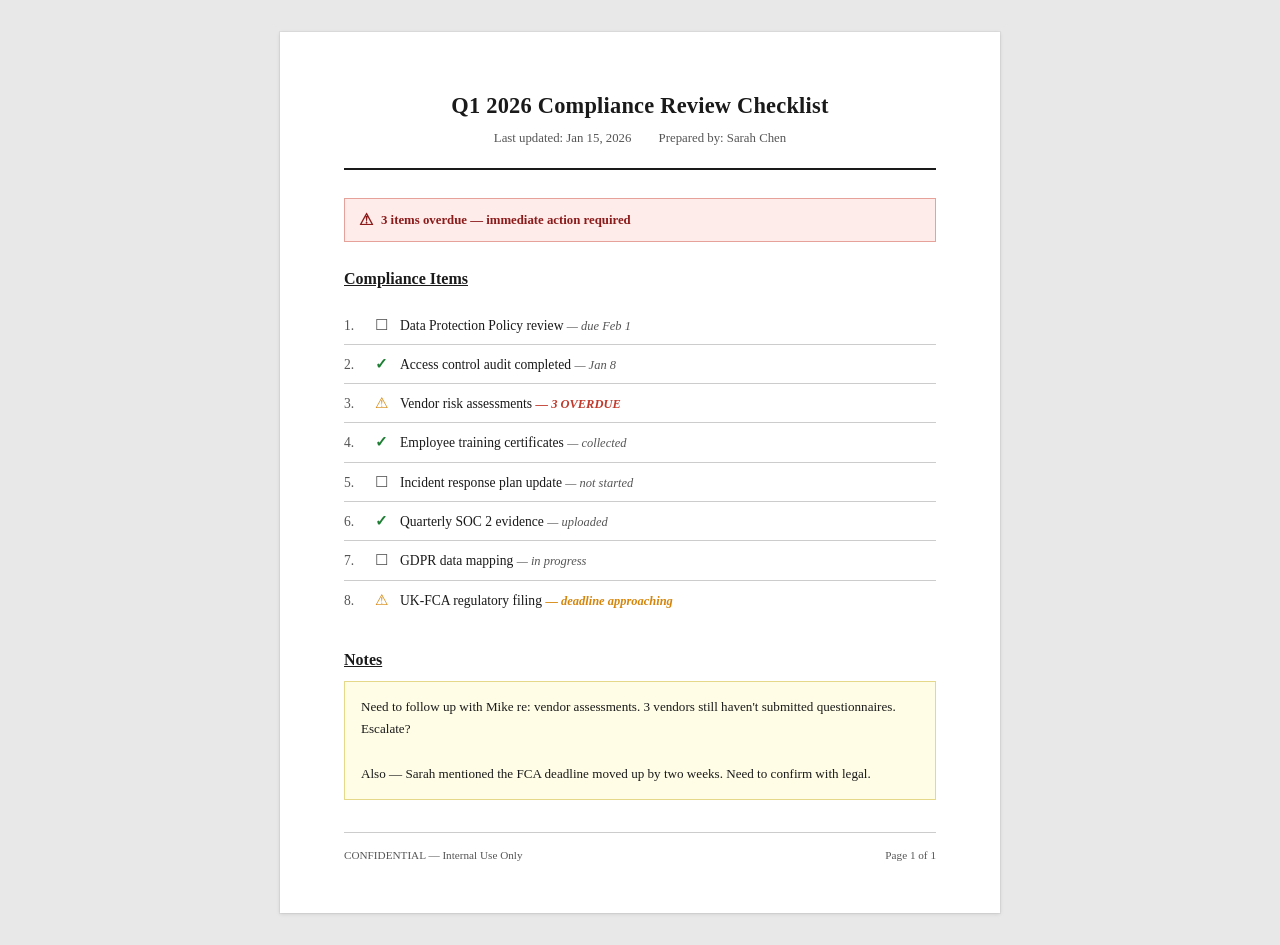
<file: demos/apps/vantage-before.html>
<!DOCTYPE html>
<html lang="en">
<head>
  <meta charset="UTF-8">
  <meta name="viewport" content="width=device-width, initial-scale=1.0">
  <title>Q1 2026 Compliance Review Checklist</title>
  <style>
    *, *::before, *::after { margin: 0; padding: 0; box-sizing: border-box; }

    :root {
      --page-bg: #e8e8e8;
      --doc-bg: #ffffff;
      --text: #1a1a1a;
      --text-muted: #555555;
      --border: #cccccc;
      --red: #c0392b;
      --amber: #d4850a;
      --green: #1e7e34;
      --note-bg: #fffde6;
      --note-border: #e6d88a;
      --banner-bg: #fdecea;
      --banner-border: #e6a19a;
      --banner-text: #8b1a1a;
      --highlight-bg: #fff3cd;
    }

    @media (prefers-color-scheme: dark) {
      :root {
        --page-bg: #1a1a1a;
        --doc-bg: #262626;
        --text: #d9d9d9;
        --text-muted: #999999;
        --border: #444444;
        --red: #e74c3c;
        --amber: #f0a630;
        --green: #4caf50;
        --note-bg: #33301a;
        --note-border: #5c5425;
        --banner-bg: #3d1a1a;
        --banner-border: #6b2a2a;
        --banner-text: #f5a8a8;
        --highlight-bg: #3d3010;
      }
    }

    body {
      font-family: Georgia, 'Times New Roman', Times, serif;
      background: var(--page-bg);
      color: var(--text);
      line-height: 1.6;
      -webkit-font-smoothing: antialiased;
    }

    .page {
      max-width: 720px;
      margin: 32px auto;
      background: var(--doc-bg);
      padding: 56px 64px 48px;
      box-shadow: 0 1px 4px rgba(0,0,0,0.12), 0 0 0 1px rgba(0,0,0,0.04);
      min-height: 90vh;
    }

    .doc-header { text-align: center; margin-bottom: 28px; padding-bottom: 20px; border-bottom: 2px solid var(--text); }
    .doc-title { font-size: 1.4rem; font-weight: bold; margin-bottom: 4px; letter-spacing: 0.01em; }
    .doc-meta { font-size: 0.8rem; color: var(--text-muted); }
    .doc-meta span { display: inline-block; margin: 0 12px; }

    .overdue-banner {
      background: var(--banner-bg);
      border: 1px solid var(--banner-border);
      color: var(--banner-text);
      padding: 8px 14px;
      font-size: 0.8rem;
      font-weight: bold;
      margin-bottom: 24px;
      display: flex;
      align-items: center;
      gap: 8px;
    }
    .overdue-banner::before { content: "\26A0"; font-size: 1rem; }

    h2 { font-size: 1rem; font-weight: bold; margin-bottom: 14px; text-decoration: underline; }

    .checklist { list-style: none; margin-bottom: 28px; }
    .checklist li { padding: 7px 0; font-size: 0.85rem; border-bottom: 1px solid var(--border); display: flex; align-items: baseline; gap: 10px; }
    .checklist li:last-child { border-bottom: none; }
    .cb { flex-shrink: 0; width: 18px; text-align: center; font-size: 0.95rem; }
    .cb-empty { color: var(--text-muted); }
    .cb-check { color: var(--green); font-weight: bold; }
    .cb-warn { color: var(--amber); }
    .item-num { color: var(--text-muted); min-width: 18px; flex-shrink: 0; }
    .item-text { flex: 1; }
    .item-due { color: var(--text-muted); font-style: italic; font-size: 0.78rem; }
    .item-overdue { color: var(--red); font-weight: bold; font-style: italic; font-size: 0.78rem; }
    .item-amber { color: var(--amber); font-weight: bold; font-style: italic; font-size: 0.78rem; }

    .notes-section { margin-top: 28px; }
    .notes-section h2 { margin-bottom: 8px; }
    .notes-box { background: var(--note-bg); border: 1px solid var(--note-border); padding: 14px 16px; font-family: 'Segoe Print', 'Bradley Hand', 'Comic Sans MS', cursive; font-size: 0.82rem; line-height: 1.7; color: var(--text); }
    .doc-footer { margin-top: 32px; padding-top: 14px; border-top: 1px solid var(--border); font-size: 0.7rem; color: var(--text-muted); display: flex; justify-content: space-between; }

    @media (max-width: 800px) {
      .page { margin: 16px; padding: 32px 28px 28px; }
    }
    @media (max-width: 480px) {
      .page { margin: 8px; padding: 24px 18px 20px; }
      .doc-title { font-size: 1.15rem; }
      .checklist li { font-size: 0.8rem; }
    }
  </style>
</head>
<body>

<div class="page">
  <div class="doc-header">
    <div class="doc-title">Q1 2026 Compliance Review Checklist</div>
    <div class="doc-meta">
      <span>Last updated: Jan 15, 2026</span>
      <span>Prepared by: Sarah Chen</span>
    </div>
  </div>

  <div class="overdue-banner">3 items overdue &mdash; immediate action required</div>

  <h2>Compliance Items</h2>
  <ol class="checklist">
    <li>
      <span class="item-num">1.</span>
      <span class="cb cb-empty">&#9744;</span>
      <span class="item-text">Data Protection Policy review <span class="item-due">&mdash; due Feb 1</span></span>
    </li>
    <li>
      <span class="item-num">2.</span>
      <span class="cb cb-check">&#10003;</span>
      <span class="item-text">Access control audit completed <span class="item-due">&mdash; Jan 8</span></span>
    </li>
    <li>
      <span class="item-num">3.</span>
      <span class="cb cb-warn">&#9888;</span>
      <span class="item-text">Vendor risk assessments <span class="item-overdue">&mdash; 3 OVERDUE</span></span>
    </li>
    <li>
      <span class="item-num">4.</span>
      <span class="cb cb-check">&#10003;</span>
      <span class="item-text">Employee training certificates <span class="item-due">&mdash; collected</span></span>
    </li>
    <li>
      <span class="item-num">5.</span>
      <span class="cb cb-empty">&#9744;</span>
      <span class="item-text">Incident response plan update <span class="item-due">&mdash; not started</span></span>
    </li>
    <li>
      <span class="item-num">6.</span>
      <span class="cb cb-check">&#10003;</span>
      <span class="item-text">Quarterly SOC 2 evidence <span class="item-due">&mdash; uploaded</span></span>
    </li>
    <li>
      <span class="item-num">7.</span>
      <span class="cb cb-empty">&#9744;</span>
      <span class="item-text">GDPR data mapping <span class="item-due">&mdash; in progress</span></span>
    </li>
    <li>
      <span class="item-num">8.</span>
      <span class="cb cb-warn">&#9888;</span>
      <span class="item-text">UK-FCA regulatory filing <span class="item-amber">&mdash; deadline approaching</span></span>
    </li>
  </ol>

  <div class="notes-section">
    <h2>Notes</h2>
    <div class="notes-box">
      Need to follow up with Mike re: vendor assessments. 3 vendors still haven't submitted questionnaires. Escalate?<br><br>
      Also &mdash; Sarah mentioned the FCA deadline moved up by two weeks. Need to confirm with legal.
    </div>
  </div>

  <div class="doc-footer">
    <span>CONFIDENTIAL &mdash; Internal Use Only</span>
    <span>Page 1 of 1</span>
  </div>
</div>

</body>
</html>
</file>
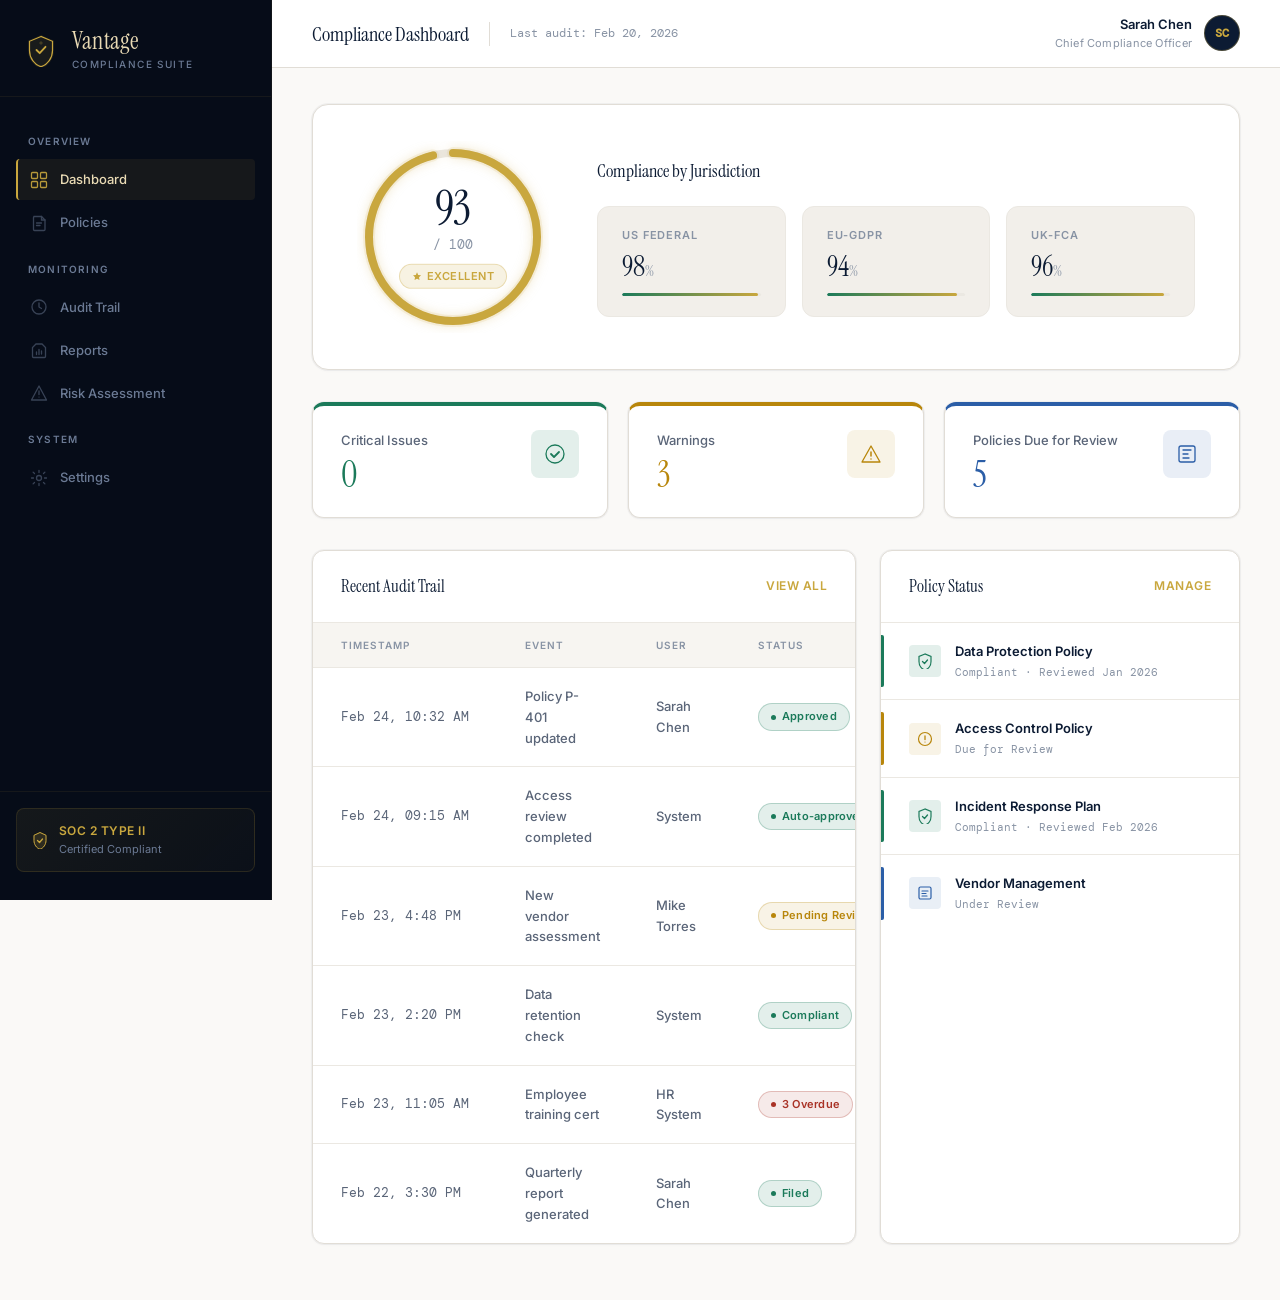
<file: demos/apps/vantage.html>
<!DOCTYPE html>
<html lang="en">
<head>
  <meta charset="UTF-8">
  <meta name="viewport" content="width=device-width, initial-scale=1.0">
  <title>Vantage — Compliance Management Platform</title>

  <link rel="preconnect" href="https://fonts.googleapis.com">
  <link rel="preconnect" href="https://fonts.gstatic.com" crossorigin>
  <link href="https://fonts.googleapis.com/css2?family=Instrument+Serif:ital@0;1&family=Inter:wght@400;500;600;700&family=DM+Mono:wght@400;500&display=swap" rel="stylesheet">

  <style>
    /* ================================================================
       VANTAGE — Premium Editorial Enterprise Aesthetic
       "Bloomberg terminal meets luxury annual report"
       ================================================================ */

    :root {
      /* ── Core Palette ── */
      --midnight: #0C1B33;
      --gold: #C9A73E;
      --gold-dim: rgba(201, 167, 62, 0.15);
      --gold-border: rgba(201, 167, 62, 0.3);
      --compliance-green: #1B7A5A;
      --compliance-green-dim: rgba(27, 122, 90, 0.12);
      --compliance-green-border: rgba(27, 122, 90, 0.25);
      --warning-amber: #B8860B;
      --warning-amber-dim: rgba(184, 134, 11, 0.1);
      --warning-amber-border: rgba(184, 134, 11, 0.25);
      --danger: #A93226;
      --danger-dim: rgba(169, 50, 38, 0.1);
      --danger-border: rgba(169, 50, 38, 0.25);
      --review-blue: #2B5EA7;
      --review-blue-dim: rgba(43, 94, 167, 0.1);
      --review-blue-border: rgba(43, 94, 167, 0.25);

      /* ── Backgrounds ── */
      --bg-body: #FAF9F7;
      --bg-surface: #FFFFFF;
      --bg-surface-hover: #F5F3EF;
      --bg-sidebar: #060C18;
      --bg-sidebar-hover: rgba(255, 255, 255, 0.04);
      --bg-sidebar-active: rgba(201, 167, 62, 0.08);
      --bg-muted: #F2EFEA;
      --bg-table-header: #F7F5F1;

      /* ── Text ── */
      --text-primary: #0C1B33;
      --text-secondary: #5A6578;
      --text-tertiary: #8893A4;
      --text-sidebar: #6B7A94;
      --text-sidebar-active: #EADBB5;
      --text-on-dark: #F0EDE6;

      /* ── Borders ── */
      --border-primary: #E1DDD6;
      --border-subtle: #EBE8E2;
      --border-sidebar: rgba(201, 167, 62, 0.08);

      /* ── Shadows ── */
      --shadow-sm: 0 1px 3px rgba(12, 27, 51, 0.04);
      --shadow-md: 0 4px 12px rgba(12, 27, 51, 0.06);
      --shadow-lg: 0 12px 32px rgba(12, 27, 51, 0.08);
      --shadow-card: 0 1px 3px rgba(12, 27, 51, 0.03), 0 0 0 1px rgba(12, 27, 51, 0.04);

      /* ── Layout ── */
      --sidebar-width: 272px;
      --topbar-height: 68px;
      --radius-sm: 4px;
      --radius-md: 8px;
      --radius-lg: 12px;
      --radius-xl: 16px;

      /* ── Typography ── */
      --font-serif: 'Instrument Serif', Georgia, 'Times New Roman', serif;
      --font-sans: 'Inter', -apple-system, BlinkMacSystemFont, 'Segoe UI', sans-serif;
      --font-mono: 'DM Mono', ui-monospace, 'SF Mono', 'Cascadia Code', monospace;

      /* ── Motion ── */
      --transition-fast: 150ms ease;
      --transition-normal: 280ms cubic-bezier(0.4, 0, 0.2, 1);
      --transition-slow: 500ms cubic-bezier(0.4, 0, 0.2, 1);
    }

    /* ================================================================
       DARK MODE
       ================================================================ */
    @media (prefers-color-scheme: dark) {
      :root {
        --bg-body: #080E1A;
        --bg-surface: #111827;
        --bg-surface-hover: #1A2332;
        --bg-sidebar: #060C18;
        --bg-sidebar-hover: rgba(255, 255, 255, 0.04);
        --bg-sidebar-active: rgba(201, 167, 62, 0.1);
        --bg-muted: #0F1724;
        --bg-table-header: #0D1525;

        --text-primary: #E8E4DB;
        --text-secondary: #8893A4;
        --text-tertiary: #5A6578;
        --text-sidebar: #4A5568;
        --text-sidebar-active: #EADBB5;
        --text-on-dark: #E8E4DB;

        --border-primary: #1E293B;
        --border-subtle: #172033;
        --border-sidebar: rgba(201, 167, 62, 0.06);

        --shadow-sm: 0 1px 3px rgba(0, 0, 0, 0.3);
        --shadow-md: 0 4px 12px rgba(0, 0, 0, 0.4);
        --shadow-lg: 0 12px 32px rgba(0, 0, 0, 0.5);
        --shadow-card: 0 1px 3px rgba(0, 0, 0, 0.2), 0 0 0 1px rgba(255, 255, 255, 0.04);

        --gold-dim: rgba(201, 167, 62, 0.1);
        --gold-border: rgba(201, 167, 62, 0.2);
        --compliance-green-dim: rgba(27, 122, 90, 0.15);
        --compliance-green-border: rgba(27, 122, 90, 0.3);
        --warning-amber-dim: rgba(184, 134, 11, 0.12);
        --warning-amber-border: rgba(184, 134, 11, 0.2);
        --danger-dim: rgba(169, 50, 38, 0.15);
        --danger-border: rgba(169, 50, 38, 0.3);
        --review-blue-dim: rgba(43, 94, 167, 0.15);
        --review-blue-border: rgba(43, 94, 167, 0.3);
      }
    }

    /* ================================================================
       REDUCED MOTION
       ================================================================ */
    @media (prefers-reduced-motion: reduce) {
      *, *::before, *::after {
        animation-duration: 0.01ms !important;
        animation-iteration-count: 1 !important;
        transition-duration: 0.01ms !important;
        scroll-behavior: auto !important;
      }
    }

    /* ================================================================
       RESET & BASE
       ================================================================ */
    *, *::before, *::after {
      margin: 0;
      padding: 0;
      box-sizing: border-box;
    }

    html {
      font-size: 16px;
      -webkit-text-size-adjust: 100%;
    }

    body {
      font-family: var(--font-sans);
      background: var(--bg-body);
      color: var(--text-primary);
      line-height: 1.6;
      -webkit-font-smoothing: antialiased;
      -moz-osx-font-smoothing: grayscale;
      overflow-x: hidden;
    }

    /* ================================================================
       LAYOUT
       ================================================================ */
    .app-layout {
      display: flex;
      min-height: 100vh;
    }

    /* ================================================================
       SIDEBAR — Ultra-refined with gold accents
       ================================================================ */
    .sidebar {
      width: var(--sidebar-width);
      background: var(--bg-sidebar);
      display: flex;
      flex-direction: column;
      position: fixed;
      top: 0;
      left: 0;
      bottom: 0;
      z-index: 100;
      transition: transform var(--transition-normal);
      border-right: 1px solid rgba(201, 167, 62, 0.06);
    }

    .sidebar-header {
      padding: 28px 24px 24px;
      border-bottom: 1px solid var(--border-sidebar);
    }

    .sidebar-logo {
      display: flex;
      align-items: center;
      gap: 14px;
      text-decoration: none;
    }

    .sidebar-logo svg {
      flex-shrink: 0;
    }

    .sidebar-brand {
      display: flex;
      flex-direction: column;
    }

    .sidebar-logo-text {
      font-family: var(--font-serif);
      font-size: 1.5rem;
      font-weight: 400;
      color: #EADBB5;
      letter-spacing: 0.01em;
      line-height: 1.1;
    }

    .sidebar-logo-sub {
      font-size: 0.625rem;
      font-weight: 500;
      color: var(--text-sidebar);
      text-transform: uppercase;
      letter-spacing: 0.14em;
      margin-top: 2px;
    }

    .sidebar-nav {
      flex: 1;
      padding: 20px 16px;
      display: flex;
      flex-direction: column;
      gap: 2px;
    }

    .nav-section-label {
      font-size: 0.625rem;
      font-weight: 600;
      color: var(--text-sidebar);
      text-transform: uppercase;
      letter-spacing: 0.12em;
      padding: 16px 12px 8px;
    }

    .nav-item {
      display: flex;
      align-items: center;
      gap: 12px;
      padding: 10px 12px;
      border-radius: var(--radius-sm);
      color: var(--text-sidebar);
      text-decoration: none;
      font-size: 0.8125rem;
      font-weight: 500;
      cursor: pointer;
      transition: all var(--transition-fast);
      border: none;
      background: none;
      width: 100%;
      text-align: left;
      position: relative;
      border-left: 2px solid transparent;
      margin-left: 0;
    }

    .nav-item:hover {
      background: var(--bg-sidebar-hover);
      color: var(--text-on-dark);
    }

    .nav-item.active {
      background: var(--bg-sidebar-active);
      color: var(--text-sidebar-active);
      border-left-color: var(--gold);
    }

    .nav-item svg {
      flex-shrink: 0;
      opacity: 0.5;
      transition: opacity var(--transition-fast);
    }

    .nav-item.active svg,
    .nav-item:hover svg {
      opacity: 0.9;
    }

    .nav-item.active svg {
      color: var(--gold);
    }

    .sidebar-footer {
      padding: 16px 16px 28px;
      border-top: 1px solid var(--border-sidebar);
    }

    /* SOC 2 Badge — Premium gold/dark with shield */
    .compliance-badge {
      display: flex;
      align-items: center;
      gap: 10px;
      padding: 12px 14px;
      background: linear-gradient(135deg, rgba(201, 167, 62, 0.08), rgba(201, 167, 62, 0.03));
      border: 1px solid rgba(201, 167, 62, 0.15);
      border-radius: var(--radius-md);
      color: var(--gold);
      font-size: 0.75rem;
      font-weight: 600;
      letter-spacing: 0.04em;
      text-transform: uppercase;
    }

    .compliance-badge svg {
      flex-shrink: 0;
    }

    .compliance-badge-text {
      display: flex;
      flex-direction: column;
      gap: 1px;
    }

    .compliance-badge-label {
      font-size: 0.6875rem;
      color: var(--text-sidebar);
      font-weight: 400;
      text-transform: none;
      letter-spacing: 0;
    }

    /* ================================================================
       MAIN CONTENT
       ================================================================ */
    .main-content {
      flex: 1;
      margin-left: var(--sidebar-width);
      min-height: 100vh;
    }

    /* ================================================================
       TOP BAR — Refined, editorial
       ================================================================ */
    .topbar {
      height: var(--topbar-height);
      background: var(--bg-surface);
      border-bottom: 1px solid var(--border-primary);
      display: flex;
      align-items: center;
      justify-content: space-between;
      padding: 0 40px;
      position: sticky;
      top: 0;
      z-index: 50;
    }

    .topbar-left {
      display: flex;
      align-items: center;
      gap: 20px;
    }

    .topbar-title {
      font-family: var(--font-serif);
      font-size: 1.25rem;
      font-weight: 400;
      color: var(--text-primary);
      letter-spacing: 0;
    }

    .topbar-divider {
      width: 1px;
      height: 24px;
      background: var(--border-primary);
    }

    .topbar-audit {
      font-size: 0.75rem;
      color: var(--text-tertiary);
      font-family: var(--font-mono);
      font-weight: 400;
    }

    .mobile-menu-btn {
      display: none;
      align-items: center;
      justify-content: center;
      width: 38px;
      height: 38px;
      border: 1px solid var(--border-primary);
      border-radius: var(--radius-sm);
      background: var(--bg-surface);
      color: var(--text-secondary);
      cursor: pointer;
      transition: all var(--transition-fast);
    }

    .mobile-menu-btn:hover {
      border-color: var(--gold);
      color: var(--gold);
    }

    .topbar-right {
      display: flex;
      align-items: center;
      gap: 16px;
    }

    .topbar-user {
      display: flex;
      align-items: center;
      gap: 12px;
    }

    .topbar-user-info {
      text-align: right;
    }

    .topbar-user-name {
      font-size: 0.8125rem;
      font-weight: 600;
      color: var(--text-primary);
    }

    .topbar-user-role {
      font-size: 0.6875rem;
      color: var(--text-tertiary);
      letter-spacing: 0.02em;
    }

    .user-avatar {
      width: 36px;
      height: 36px;
      border-radius: 50%;
      background: var(--midnight);
      color: var(--gold);
      display: flex;
      align-items: center;
      justify-content: center;
      font-size: 0.75rem;
      font-weight: 700;
      font-family: var(--font-mono);
      border: 1.5px solid rgba(201, 167, 62, 0.3);
    }

    @media (prefers-color-scheme: dark) {
      .user-avatar {
        background: #1A2332;
        border-color: rgba(201, 167, 62, 0.2);
      }
    }

    /* ================================================================
       DASHBOARD — Wide margins, editorial spacing
       ================================================================ */
    .dashboard {
      padding: 36px 40px 56px;
      max-width: 1320px;
    }

    /* ================================================================
       COMPLIANCE SCORE SECTION — Gold-accented gauge
       ================================================================ */
    .score-section {
      display: grid;
      grid-template-columns: auto 1fr;
      gap: 48px;
      align-items: center;
      background: var(--bg-surface);
      border: 1px solid var(--border-primary);
      border-radius: var(--radius-xl);
      padding: 36px 44px;
      margin-bottom: 32px;
      box-shadow: var(--shadow-card);
    }

    .score-gauge-container {
      position: relative;
      width: 192px;
      height: 192px;
    }

    .score-gauge-svg {
      width: 192px;
      height: 192px;
      transform: rotate(-90deg);
    }

    .gauge-track {
      fill: none;
      stroke: var(--border-subtle);
      stroke-width: 8;
    }

    .gauge-gold-ring {
      fill: none;
      stroke: var(--gold);
      stroke-width: 8;
      stroke-linecap: round;
      stroke-dasharray: 0 527.79;
      transition: stroke-dasharray 1.8s cubic-bezier(0.4, 0, 0.2, 1);
      filter: drop-shadow(0 0 6px rgba(201, 167, 62, 0.3));
    }

    .gauge-gold-ring.animated {
      stroke-dasharray: 506.67 527.79;
    }

    .gauge-glow {
      fill: none;
      stroke: var(--gold);
      stroke-width: 12;
      stroke-linecap: round;
      stroke-dasharray: 0 527.79;
      transition: stroke-dasharray 1.8s cubic-bezier(0.4, 0, 0.2, 1);
      opacity: 0.12;
    }

    .gauge-glow.animated {
      stroke-dasharray: 506.67 527.79;
    }

    .score-gauge-label {
      position: absolute;
      top: 50%;
      left: 50%;
      transform: translate(-50%, -50%);
      text-align: center;
    }

    .score-number {
      font-size: 3rem;
      font-weight: 400;
      color: var(--text-primary);
      line-height: 1;
      letter-spacing: -0.02em;
      font-family: var(--font-serif);
    }

    .score-total {
      font-size: 0.8125rem;
      color: var(--text-tertiary);
      font-weight: 400;
      font-family: var(--font-mono);
      margin-top: 2px;
    }

    .score-excellent {
      display: inline-flex;
      align-items: center;
      gap: 5px;
      margin-top: 8px;
      font-size: 0.6875rem;
      font-weight: 600;
      color: var(--gold);
      background: var(--gold-dim);
      padding: 3px 12px;
      border-radius: 20px;
      border: 1px solid var(--gold-border);
      letter-spacing: 0.04em;
      text-transform: uppercase;
    }

    .score-details {
      display: flex;
      flex-direction: column;
      gap: 20px;
    }

    .score-details-title {
      font-family: var(--font-serif);
      font-size: 1.125rem;
      font-weight: 400;
      color: var(--text-primary);
      letter-spacing: 0;
    }

    .jurisdiction-list {
      display: flex;
      gap: 16px;
      flex-wrap: wrap;
    }

    .jurisdiction-card {
      background: var(--bg-muted);
      border: 1px solid var(--border-subtle);
      border-radius: var(--radius-lg);
      padding: 20px 24px;
      flex: 1;
      min-width: 150px;
      transition: all var(--transition-normal);
      position: relative;
    }

    .jurisdiction-card:hover {
      border-color: var(--gold-border);
      box-shadow: 0 0 0 1px var(--gold-border), var(--shadow-sm);
    }

    .jurisdiction-name {
      font-size: 0.6875rem;
      font-weight: 600;
      color: var(--text-tertiary);
      text-transform: uppercase;
      letter-spacing: 0.08em;
      margin-bottom: 8px;
    }

    .jurisdiction-score {
      font-size: 1.75rem;
      font-weight: 400;
      color: var(--text-primary);
      font-family: var(--font-serif);
      line-height: 1;
    }

    .jurisdiction-score span {
      font-size: 0.9375rem;
      font-weight: 400;
      color: var(--text-tertiary);
      font-family: var(--font-serif);
    }

    .jurisdiction-bar {
      height: 3px;
      background: var(--border-subtle);
      border-radius: 2px;
      margin-top: 12px;
      overflow: hidden;
    }

    .jurisdiction-bar-fill {
      height: 100%;
      background: linear-gradient(90deg, var(--compliance-green), var(--gold));
      border-radius: 2px;
      width: 0%;
      transition: width 1.4s cubic-bezier(0.4, 0, 0.2, 1);
    }

    /* ================================================================
       RISK OVERVIEW — Top-border accented cards
       ================================================================ */
    .risk-grid {
      display: grid;
      grid-template-columns: repeat(3, 1fr);
      gap: 20px;
      margin-bottom: 32px;
    }

    .risk-card {
      background: var(--bg-surface);
      border: 1px solid var(--border-primary);
      border-top: 4px solid transparent;
      border-radius: var(--radius-lg);
      padding: 24px 28px;
      box-shadow: var(--shadow-card);
      display: flex;
      align-items: flex-start;
      justify-content: space-between;
      transition: all var(--transition-normal);
    }

    .risk-card:hover {
      box-shadow: var(--shadow-md);
      transform: translateY(-2px);
    }

    .risk-card.green-accent  { border-top-color: var(--compliance-green); }
    .risk-card.amber-accent  { border-top-color: var(--warning-amber); }
    .risk-card.blue-accent   { border-top-color: var(--review-blue); }

    .risk-card-info {
      display: flex;
      flex-direction: column;
      gap: 6px;
    }

    .risk-card-label {
      font-size: 0.8125rem;
      font-weight: 500;
      color: var(--text-secondary);
    }

    .risk-card-value {
      font-size: 2.25rem;
      font-weight: 400;
      font-family: var(--font-serif);
      line-height: 1;
    }

    .risk-card-value.green { color: var(--compliance-green); }
    .risk-card-value.amber { color: var(--warning-amber); }
    .risk-card-value.blue  { color: var(--review-blue); }

    .risk-card-icon {
      width: 48px;
      height: 48px;
      border-radius: var(--radius-md);
      display: flex;
      align-items: center;
      justify-content: center;
      flex-shrink: 0;
    }

    .risk-card-icon.green  { background: var(--compliance-green-dim); color: var(--compliance-green); }
    .risk-card-icon.amber  { background: var(--warning-amber-dim); color: var(--warning-amber); }
    .risk-card-icon.blue   { background: var(--review-blue-dim); color: var(--review-blue); }

    /* ================================================================
       BOTTOM GRID — Audit Trail + Policies
       ================================================================ */
    .bottom-grid {
      display: grid;
      grid-template-columns: 1fr 360px;
      gap: 24px;
    }

    .section-card {
      background: var(--bg-surface);
      border: 1px solid var(--border-primary);
      border-radius: var(--radius-lg);
      box-shadow: var(--shadow-card);
      overflow: hidden;
    }

    .section-header {
      display: flex;
      align-items: center;
      justify-content: space-between;
      padding: 22px 28px;
      border-bottom: 1px solid var(--border-subtle);
    }

    .section-title {
      font-family: var(--font-serif);
      font-size: 1.0625rem;
      font-weight: 400;
      color: var(--text-primary);
    }

    .section-action {
      font-size: 0.75rem;
      font-weight: 600;
      color: var(--gold);
      text-decoration: none;
      cursor: pointer;
      background: none;
      border: none;
      font-family: var(--font-sans);
      letter-spacing: 0.04em;
      text-transform: uppercase;
      padding: 4px 0;
      border-bottom: 1px solid transparent;
      transition: border-color var(--transition-fast);
    }

    .section-action:hover {
      border-bottom-color: var(--gold);
    }

    /* ================================================================
       AUDIT TABLE — Premium, wider rows, refined typography
       ================================================================ */
    .audit-table {
      width: 100%;
      border-collapse: collapse;
    }

    .audit-table th {
      text-align: left;
      font-size: 0.625rem;
      font-weight: 600;
      color: var(--text-tertiary);
      text-transform: uppercase;
      letter-spacing: 0.1em;
      padding: 14px 28px;
      background: var(--bg-table-header);
      border-bottom: 1px solid var(--border-subtle);
    }

    .audit-table td {
      padding: 18px 28px;
      font-size: 0.8125rem;
      border-bottom: 1px solid var(--border-subtle);
      color: var(--text-secondary);
    }

    .audit-table tbody tr {
      transition: background var(--transition-fast);
    }

    .audit-table tbody tr:hover {
      background: var(--bg-surface-hover);
    }

    .audit-table tbody tr:last-child td {
      border-bottom: none;
    }

    .audit-timestamp {
      font-family: var(--font-mono);
      font-size: 0.6875rem;
      color: var(--text-tertiary);
      white-space: nowrap;
      font-weight: 400;
    }

    .audit-event {
      font-weight: 500;
      color: var(--text-primary);
    }

    .audit-user {
      font-weight: 500;
      font-size: 0.8125rem;
    }

    /* Status Badges */
    .status-badge {
      display: inline-flex;
      align-items: center;
      gap: 6px;
      padding: 4px 12px;
      border-radius: 20px;
      font-size: 0.6875rem;
      font-weight: 600;
      white-space: nowrap;
      letter-spacing: 0.02em;
    }

    .status-badge.green {
      background: var(--compliance-green-dim);
      color: var(--compliance-green);
      border: 1px solid var(--compliance-green-border);
    }

    .status-badge.amber {
      background: var(--warning-amber-dim);
      color: var(--warning-amber);
      border: 1px solid var(--warning-amber-border);
    }

    .status-badge.red {
      background: var(--danger-dim);
      color: var(--danger);
      border: 1px solid var(--danger-border);
    }

    .status-dot {
      width: 5px;
      height: 5px;
      border-radius: 50%;
      flex-shrink: 0;
    }

    .status-dot.green  { background: var(--compliance-green); }
    .status-dot.amber  { background: var(--warning-amber); }
    .status-dot.red    { background: var(--danger); }
    .status-dot.blue   { background: var(--review-blue); }

    /* ================================================================
       POLICY STATUS — Refined left accent stripe
       ================================================================ */
    .policy-list {
      display: flex;
      flex-direction: column;
    }

    .policy-item {
      display: flex;
      align-items: center;
      gap: 14px;
      padding: 18px 28px;
      border-bottom: 1px solid var(--border-subtle);
      transition: background var(--transition-fast);
      cursor: default;
      position: relative;
    }

    .policy-item::before {
      content: '';
      position: absolute;
      left: 0;
      top: 12px;
      bottom: 12px;
      width: 3px;
      border-radius: 0 2px 2px 0;
      background: transparent;
      transition: background var(--transition-fast);
    }

    .policy-item.policy-green::before { background: var(--compliance-green); }
    .policy-item.policy-amber::before { background: var(--warning-amber); }
    .policy-item.policy-blue::before  { background: var(--review-blue); }

    .policy-item:last-child {
      border-bottom: none;
    }

    .policy-item:hover {
      background: var(--bg-surface-hover);
    }

    .policy-icon {
      width: 32px;
      height: 32px;
      border-radius: var(--radius-sm);
      display: flex;
      align-items: center;
      justify-content: center;
      flex-shrink: 0;
    }

    .policy-icon.green  { background: var(--compliance-green-dim); color: var(--compliance-green); }
    .policy-icon.amber  { background: var(--warning-amber-dim); color: var(--warning-amber); }
    .policy-icon.blue   { background: var(--review-blue-dim); color: var(--review-blue); }

    .policy-info {
      flex: 1;
      min-width: 0;
    }

    .policy-name {
      font-size: 0.8125rem;
      font-weight: 600;
      color: var(--text-primary);
      white-space: nowrap;
      overflow: hidden;
      text-overflow: ellipsis;
    }

    .policy-status {
      font-size: 0.6875rem;
      color: var(--text-tertiary);
      font-family: var(--font-mono);
      font-weight: 400;
      margin-top: 2px;
    }

    .policy-arrow {
      color: var(--text-tertiary);
      flex-shrink: 0;
      opacity: 0;
      transform: translateX(-4px);
      transition: all var(--transition-fast);
    }

    .policy-item:hover .policy-arrow {
      opacity: 1;
      transform: translateX(0);
      color: var(--gold);
    }

    /* ================================================================
       MOBILE OVERLAY
       ================================================================ */
    .sidebar-overlay {
      display: none;
      position: fixed;
      inset: 0;
      background: rgba(6, 12, 24, 0.7);
      z-index: 90;
      backdrop-filter: blur(4px);
      -webkit-backdrop-filter: blur(4px);
    }

    .sidebar-overlay.visible {
      display: block;
    }

    /* ================================================================
       RESPONSIVE
       ================================================================ */
    @media (max-width: 1024px) {
      .bottom-grid {
        grid-template-columns: 1fr;
      }
    }

    @media (max-width: 768px) {
      .sidebar {
        transform: translateX(-100%);
      }

      .sidebar.open {
        transform: translateX(0);
      }

      .main-content {
        margin-left: 0;
      }

      .mobile-menu-btn {
        display: flex;
      }

      .topbar {
        padding: 0 20px;
      }

      .topbar-audit,
      .topbar-divider {
        display: none;
      }

      .topbar-user-info {
        display: none;
      }

      .dashboard {
        padding: 24px 20px 44px;
      }

      .score-section {
        grid-template-columns: 1fr;
        justify-items: center;
        text-align: center;
        padding: 28px 24px;
        gap: 28px;
      }

      .score-details {
        width: 100%;
      }

      .score-details-title {
        text-align: center;
      }

      .jurisdiction-list {
        justify-content: center;
      }

      .risk-grid {
        grid-template-columns: 1fr;
      }

      .audit-table th:nth-child(3),
      .audit-table td:nth-child(3) {
        display: none;
      }

      .audit-table th,
      .audit-table td {
        padding: 14px 20px;
      }

      .section-header {
        padding: 16px 20px;
      }

      .policy-item {
        padding: 14px 20px;
      }
    }

    @media (max-width: 480px) {
      .score-gauge-container {
        width: 156px;
        height: 156px;
      }

      .score-gauge-svg {
        width: 156px;
        height: 156px;
      }

      .score-number {
        font-size: 2.5rem;
      }

      .jurisdiction-list {
        flex-direction: column;
      }

      .jurisdiction-card {
        min-width: unset;
      }

      .audit-table th:nth-child(1),
      .audit-table td:nth-child(1) {
        display: none;
      }
    }
  </style>
</head>
<body>

<div class="app-layout">
  <!-- Sidebar Overlay (mobile) -->
  <div class="sidebar-overlay" id="sidebarOverlay"></div>

  <!-- ================================================================
       SIDEBAR
       ================================================================ -->
  <aside class="sidebar" id="sidebar">
    <div class="sidebar-header">
      <a href="#" class="sidebar-logo">
        <!-- Gold shield icon -->
        <svg width="34" height="34" viewBox="0 0 34 34" fill="none">
          <path d="M17 2L4 7.5v10c0 8.2 5.44 15.88 13 18 7.56-2.12 13-9.8 13-18v-10L17 2z" fill="rgba(201,167,62,0.1)"/>
          <path d="M17 3.5L5.5 8.3v9.2c0 7.4 4.9 14.3 11.5 16.2 6.6-1.9 11.5-8.8 11.5-16.2V8.3L17 3.5z" stroke="#C9A73E" stroke-width="1.2" fill="none"/>
          <path d="M12.5 17l3.2 3.2 5.8-6.4" stroke="#C9A73E" stroke-width="1.8" stroke-linecap="round" stroke-linejoin="round" fill="none"/>
          <!-- Inner diamond accent -->
          <path d="M17 8l2 2-2 2-2-2z" fill="rgba(201,167,62,0.25)"/>
        </svg>
        <div class="sidebar-brand">
          <span class="sidebar-logo-text">Vantage</span>
          <span class="sidebar-logo-sub">Compliance Suite</span>
        </div>
      </a>
    </div>

    <nav class="sidebar-nav">
      <div class="nav-section-label">Overview</div>
      <!-- Dashboard -->
      <a href="#" class="nav-item active">
        <svg width="18" height="18" viewBox="0 0 18 18" fill="none">
          <rect x="1.5" y="1.5" width="6" height="6" rx="1" stroke="currentColor" stroke-width="1.3"/>
          <rect x="10.5" y="1.5" width="6" height="6" rx="1" stroke="currentColor" stroke-width="1.3"/>
          <rect x="1.5" y="10.5" width="6" height="6" rx="1" stroke="currentColor" stroke-width="1.3"/>
          <rect x="10.5" y="10.5" width="6" height="6" rx="1" stroke="currentColor" stroke-width="1.3"/>
        </svg>
        Dashboard
      </a>
      <!-- Policies -->
      <a href="#" class="nav-item">
        <svg width="18" height="18" viewBox="0 0 18 18" fill="none">
          <path d="M3.5 2.5h8l3.5 3.5v9.5a1 1 0 01-1 1H4.5a1 1 0 01-1-1v-12a1 1 0 011-1z" stroke="currentColor" stroke-width="1.3" fill="none"/>
          <path d="M11.5 2.5v3.5h3.5" stroke="currentColor" stroke-width="1.3" stroke-linecap="round" fill="none"/>
          <path d="M6.5 9h5M6.5 11.5h3.5" stroke="currentColor" stroke-width="1.3" stroke-linecap="round"/>
        </svg>
        Policies
      </a>

      <div class="nav-section-label">Monitoring</div>
      <!-- Audit Trail -->
      <a href="#" class="nav-item">
        <svg width="18" height="18" viewBox="0 0 18 18" fill="none">
          <circle cx="9" cy="9" r="7" stroke="currentColor" stroke-width="1.3" fill="none"/>
          <path d="M9 5v4l2.5 1.5" stroke="currentColor" stroke-width="1.3" stroke-linecap="round" stroke-linejoin="round"/>
        </svg>
        Audit Trail
      </a>
      <!-- Reports -->
      <a href="#" class="nav-item">
        <svg width="18" height="18" viewBox="0 0 18 18" fill="none">
          <path d="M2.5 15.5v-9l3.5-3.5h6l3.5 3.5v9a1 1 0 01-1 1H3.5a1 1 0 01-1-1z" stroke="currentColor" stroke-width="1.3" fill="none"/>
          <path d="M6.5 11v2.5M9 8.5v5M11.5 10v3" stroke="currentColor" stroke-width="1.3" stroke-linecap="round"/>
        </svg>
        Reports
      </a>
      <!-- Risk Assessment -->
      <a href="#" class="nav-item">
        <svg width="18" height="18" viewBox="0 0 18 18" fill="none">
          <path d="M9 2L1.5 16h15L9 2z" stroke="currentColor" stroke-width="1.3" stroke-linejoin="round" fill="none"/>
          <path d="M9 7v3.5" stroke="currentColor" stroke-width="1.3" stroke-linecap="round"/>
          <circle cx="9" cy="13" r="0.6" fill="currentColor"/>
        </svg>
        Risk Assessment
      </a>

      <div class="nav-section-label">System</div>
      <!-- Settings -->
      <a href="#" class="nav-item">
        <svg width="18" height="18" viewBox="0 0 18 18" fill="none">
          <circle cx="9" cy="9" r="2.5" stroke="currentColor" stroke-width="1.3" fill="none"/>
          <path d="M9 1.5v2M9 14.5v2M1.5 9h2M14.5 9h2M3.1 3.1l1.4 1.4M13.5 13.5l1.4 1.4M14.9 3.1l-1.4 1.4M4.5 13.5l-1.4 1.4" stroke="currentColor" stroke-width="1.3" stroke-linecap="round"/>
        </svg>
        Settings
      </a>
    </nav>

    <div class="sidebar-footer">
      <div class="compliance-badge">
        <!-- Premium shield -->
        <svg width="18" height="18" viewBox="0 0 18 18" fill="none">
          <path d="M9 1L2.5 4v5.5c0 4.4 2.8 8.2 6.5 9.5 3.7-1.3 6.5-5.1 6.5-9.5V4L9 1z" fill="currentColor" opacity="0.15"/>
          <path d="M9 1.5L3 4.3v5.2c0 4 2.5 7.5 6 8.7 3.5-1.2 6-4.7 6-8.7V4.3L9 1.5z" stroke="currentColor" stroke-width="1" fill="none"/>
          <path d="M6.5 9.5l2 2 3-3.5" stroke="currentColor" stroke-width="1.3" stroke-linecap="round" stroke-linejoin="round"/>
        </svg>
        <div class="compliance-badge-text">
          SOC 2 Type II
          <span class="compliance-badge-label">Certified Compliant</span>
        </div>
      </div>
    </div>
  </aside>

  <!-- ================================================================
       MAIN
       ================================================================ -->
  <main class="main-content">
    <!-- Top Bar -->
    <header class="topbar">
      <div class="topbar-left">
        <button class="mobile-menu-btn" id="mobileMenuBtn" aria-label="Open navigation menu">
          <svg width="20" height="20" viewBox="0 0 20 20" fill="none">
            <path d="M3 5h14M3 10h14M3 15h14" stroke="currentColor" stroke-width="1.5" stroke-linecap="round"/>
          </svg>
        </button>
        <h1 class="topbar-title">Compliance Dashboard</h1>
        <div class="topbar-divider"></div>
        <span class="topbar-audit">Last audit: Feb 20, 2026</span>
      </div>
      <div class="topbar-right">
        <div class="topbar-user">
          <div class="topbar-user-info">
            <div class="topbar-user-name">Sarah Chen</div>
            <div class="topbar-user-role">Chief Compliance Officer</div>
          </div>
          <div class="user-avatar">SC</div>
        </div>
      </div>
    </header>

    <!-- Dashboard Content -->
    <div class="dashboard">

      <!-- ════════ COMPLIANCE SCORE ════════ -->
      <div class="score-section">
        <div class="score-gauge-container">
          <svg class="score-gauge-svg" viewBox="0 0 192 192">
            <circle class="gauge-track" cx="96" cy="96" r="84"/>
            <circle class="gauge-glow" id="gaugeGlow" cx="96" cy="96" r="84"/>
            <circle class="gauge-gold-ring" id="gaugeFill" cx="96" cy="96" r="84"/>
          </svg>
          <div class="score-gauge-label">
            <div class="score-number" id="scoreNumber">0</div>
            <div class="score-total">/ 100</div>
            <div class="score-excellent">
              <svg width="10" height="10" viewBox="0 0 10 10" fill="none">
                <path d="M5 0.5l1.2 2.6 2.8 0.4-2 2 0.5 2.8L5 7l-2.5 1.3 0.5-2.8-2-2 2.8-0.4L5 0.5z" fill="currentColor"/>
              </svg>
              Excellent
            </div>
          </div>
        </div>

        <div class="score-details">
          <div class="score-details-title">Compliance by Jurisdiction</div>
          <div class="jurisdiction-list">
            <div class="jurisdiction-card">
              <div class="jurisdiction-name">US Federal</div>
              <div class="jurisdiction-score">98<span>%</span></div>
              <div class="jurisdiction-bar">
                <div class="jurisdiction-bar-fill" data-width="98"></div>
              </div>
            </div>
            <div class="jurisdiction-card">
              <div class="jurisdiction-name">EU-GDPR</div>
              <div class="jurisdiction-score">94<span>%</span></div>
              <div class="jurisdiction-bar">
                <div class="jurisdiction-bar-fill" data-width="94"></div>
              </div>
            </div>
            <div class="jurisdiction-card">
              <div class="jurisdiction-name">UK-FCA</div>
              <div class="jurisdiction-score">96<span>%</span></div>
              <div class="jurisdiction-bar">
                <div class="jurisdiction-bar-fill" data-width="96"></div>
              </div>
            </div>
          </div>
        </div>
      </div>

      <!-- ════════ RISK OVERVIEW ════════ -->
      <div class="risk-grid">
        <div class="risk-card green-accent">
          <div class="risk-card-info">
            <div class="risk-card-label">Critical Issues</div>
            <div class="risk-card-value green">0</div>
          </div>
          <div class="risk-card-icon green">
            <svg width="22" height="22" viewBox="0 0 22 22" fill="none">
              <circle cx="11" cy="11" r="9" stroke="currentColor" stroke-width="1.3" fill="none"/>
              <path d="M7 11l3 3 5-5" stroke="currentColor" stroke-width="1.8" stroke-linecap="round" stroke-linejoin="round"/>
            </svg>
          </div>
        </div>
        <div class="risk-card amber-accent">
          <div class="risk-card-info">
            <div class="risk-card-label">Warnings</div>
            <div class="risk-card-value amber">3</div>
          </div>
          <div class="risk-card-icon amber">
            <svg width="22" height="22" viewBox="0 0 22 22" fill="none">
              <path d="M11 3L2 19h18L11 3z" stroke="currentColor" stroke-width="1.3" stroke-linejoin="round" fill="none"/>
              <path d="M11 9v4" stroke="currentColor" stroke-width="1.5" stroke-linecap="round"/>
              <circle cx="11" cy="16" r="0.75" fill="currentColor"/>
            </svg>
          </div>
        </div>
        <div class="risk-card blue-accent">
          <div class="risk-card-info">
            <div class="risk-card-label">Policies Due for Review</div>
            <div class="risk-card-value blue">5</div>
          </div>
          <div class="risk-card-icon blue">
            <svg width="22" height="22" viewBox="0 0 22 22" fill="none">
              <rect x="3" y="3" width="16" height="16" rx="2" stroke="currentColor" stroke-width="1.3" fill="none"/>
              <path d="M7 7h8M7 11h5M7 15h6" stroke="currentColor" stroke-width="1.3" stroke-linecap="round"/>
            </svg>
          </div>
        </div>
      </div>

      <!-- ════════ BOTTOM GRID: AUDIT TRAIL + POLICY STATUS ════════ -->
      <div class="bottom-grid">

        <!-- Audit Trail Table -->
        <div class="section-card">
          <div class="section-header">
            <h2 class="section-title">Recent Audit Trail</h2>
            <button class="section-action">View All</button>
          </div>
          <div style="overflow-x:auto;">
            <table class="audit-table">
              <thead>
                <tr>
                  <th>Timestamp</th>
                  <th>Event</th>
                  <th>User</th>
                  <th>Status</th>
                </tr>
              </thead>
              <tbody>
                <tr>
                  <td class="audit-timestamp">Feb 24, 10:32 AM</td>
                  <td class="audit-event">Policy P-401 updated</td>
                  <td class="audit-user">Sarah Chen</td>
                  <td><span class="status-badge green"><span class="status-dot green"></span>Approved</span></td>
                </tr>
                <tr>
                  <td class="audit-timestamp">Feb 24, 09:15 AM</td>
                  <td class="audit-event">Access review completed</td>
                  <td class="audit-user">System</td>
                  <td><span class="status-badge green"><span class="status-dot green"></span>Auto-approved</span></td>
                </tr>
                <tr>
                  <td class="audit-timestamp">Feb 23, 4:48 PM</td>
                  <td class="audit-event">New vendor assessment</td>
                  <td class="audit-user">Mike Torres</td>
                  <td><span class="status-badge amber"><span class="status-dot amber"></span>Pending Review</span></td>
                </tr>
                <tr>
                  <td class="audit-timestamp">Feb 23, 2:20 PM</td>
                  <td class="audit-event">Data retention check</td>
                  <td class="audit-user">System</td>
                  <td><span class="status-badge green"><span class="status-dot green"></span>Compliant</span></td>
                </tr>
                <tr>
                  <td class="audit-timestamp">Feb 23, 11:05 AM</td>
                  <td class="audit-event">Employee training cert</td>
                  <td class="audit-user">HR System</td>
                  <td><span class="status-badge red"><span class="status-dot red"></span>3 Overdue</span></td>
                </tr>
                <tr>
                  <td class="audit-timestamp">Feb 22, 3:30 PM</td>
                  <td class="audit-event">Quarterly report generated</td>
                  <td class="audit-user">Sarah Chen</td>
                  <td><span class="status-badge green"><span class="status-dot green"></span>Filed</span></td>
                </tr>
              </tbody>
            </table>
          </div>
        </div>

        <!-- Policy Status -->
        <div class="section-card">
          <div class="section-header">
            <h2 class="section-title">Policy Status</h2>
            <button class="section-action">Manage</button>
          </div>
          <div class="policy-list">
            <div class="policy-item policy-green">
              <div class="policy-icon green">
                <svg width="16" height="16" viewBox="0 0 16 16" fill="none">
                  <path d="M8 1L2 3.5v5c0 4 2.56 7.48 6 8.5 3.44-1.02 6-4.5 6-8.5v-5L8 1z" stroke="currentColor" stroke-width="1.2" fill="none"/>
                  <path d="M5.5 8.5l2 2 3-3.5" stroke="currentColor" stroke-width="1.3" stroke-linecap="round" stroke-linejoin="round"/>
                </svg>
              </div>
              <div class="policy-info">
                <div class="policy-name">Data Protection Policy</div>
                <div class="policy-status">Compliant &middot; Reviewed Jan 2026</div>
              </div>
              <svg class="policy-arrow" width="16" height="16" viewBox="0 0 16 16" fill="none">
                <path d="M6 4l4 4-4 4" stroke="currentColor" stroke-width="1.5" stroke-linecap="round" stroke-linejoin="round"/>
              </svg>
            </div>
            <div class="policy-item policy-amber">
              <div class="policy-icon amber">
                <svg width="16" height="16" viewBox="0 0 16 16" fill="none">
                  <circle cx="8" cy="8" r="6.5" stroke="currentColor" stroke-width="1.2" fill="none"/>
                  <path d="M8 5v3.5" stroke="currentColor" stroke-width="1.3" stroke-linecap="round"/>
                  <circle cx="8" cy="11" r="0.6" fill="currentColor"/>
                </svg>
              </div>
              <div class="policy-info">
                <div class="policy-name">Access Control Policy</div>
                <div class="policy-status">Due for Review</div>
              </div>
              <svg class="policy-arrow" width="16" height="16" viewBox="0 0 16 16" fill="none">
                <path d="M6 4l4 4-4 4" stroke="currentColor" stroke-width="1.5" stroke-linecap="round" stroke-linejoin="round"/>
              </svg>
            </div>
            <div class="policy-item policy-green">
              <div class="policy-icon green">
                <svg width="16" height="16" viewBox="0 0 16 16" fill="none">
                  <path d="M8 1L2 3.5v5c0 4 2.56 7.48 6 8.5 3.44-1.02 6-4.5 6-8.5v-5L8 1z" stroke="currentColor" stroke-width="1.2" fill="none"/>
                  <path d="M5.5 8.5l2 2 3-3.5" stroke="currentColor" stroke-width="1.3" stroke-linecap="round" stroke-linejoin="round"/>
                </svg>
              </div>
              <div class="policy-info">
                <div class="policy-name">Incident Response Plan</div>
                <div class="policy-status">Compliant &middot; Reviewed Feb 2026</div>
              </div>
              <svg class="policy-arrow" width="16" height="16" viewBox="0 0 16 16" fill="none">
                <path d="M6 4l4 4-4 4" stroke="currentColor" stroke-width="1.5" stroke-linecap="round" stroke-linejoin="round"/>
              </svg>
            </div>
            <div class="policy-item policy-blue">
              <div class="policy-icon blue">
                <svg width="16" height="16" viewBox="0 0 16 16" fill="none">
                  <rect x="2" y="2" width="12" height="12" rx="1.5" stroke="currentColor" stroke-width="1.2" fill="none"/>
                  <path d="M5 6h6M5 8.5h4M5 11h5" stroke="currentColor" stroke-width="1.2" stroke-linecap="round"/>
                </svg>
              </div>
              <div class="policy-info">
                <div class="policy-name">Vendor Management</div>
                <div class="policy-status">Under Review</div>
              </div>
              <svg class="policy-arrow" width="16" height="16" viewBox="0 0 16 16" fill="none">
                <path d="M6 4l4 4-4 4" stroke="currentColor" stroke-width="1.5" stroke-linecap="round" stroke-linejoin="round"/>
              </svg>
            </div>
          </div>
        </div>

      </div>
    </div>
  </main>
</div>

<script>
  // ════════ GAUGE ANIMATION ════════
  (function() {
    var score = 96;
    var radius = 84;
    var circumference = 2 * Math.PI * radius; // ~527.79
    var offset = circumference * (score / 100);
    var gaugeFill = document.getElementById('gaugeFill');
    var gaugeGlow = document.getElementById('gaugeGlow');
    var scoreNumber = document.getElementById('scoreNumber');

    requestAnimationFrame(function() {
      setTimeout(function() {
        gaugeFill.classList.add('animated');
        gaugeGlow.classList.add('animated');
        gaugeFill.style.strokeDasharray = offset.toFixed(2) + ' ' + circumference.toFixed(2);
        gaugeGlow.style.strokeDasharray = offset.toFixed(2) + ' ' + circumference.toFixed(2);

        // Animate counter
        var duration = 1800;
        var start = null;

        function animate() {
          if (!start) start = performance.now();
          var elapsed = performance.now() - start;
          var progress = Math.min(elapsed / duration, 1);
          // Ease out cubic
          var eased = 1 - Math.pow(1 - progress, 3);
          scoreNumber.textContent = Math.round(eased * score);
          if (progress < 1) {
            requestAnimationFrame(animate);
          }
        }
        requestAnimationFrame(animate);
      }, 400);
    });

    // Animate jurisdiction bars
    setTimeout(function() {
      var fills = document.querySelectorAll('.jurisdiction-bar-fill');
      fills.forEach(function(fill) {
        fill.style.width = fill.getAttribute('data-width') + '%';
      });
    }, 600);
  })();

  // ════════ MOBILE SIDEBAR TOGGLE ════════
  (function() {
    var sidebar = document.getElementById('sidebar');
    var overlay = document.getElementById('sidebarOverlay');
    var menuBtn = document.getElementById('mobileMenuBtn');

    function openSidebar() {
      sidebar.classList.add('open');
      overlay.classList.add('visible');
    }

    function closeSidebar() {
      sidebar.classList.remove('open');
      overlay.classList.remove('visible');
    }

    menuBtn.addEventListener('click', function() {
      if (sidebar.classList.contains('open')) {
        closeSidebar();
      } else {
        openSidebar();
      }
    });

    overlay.addEventListener('click', closeSidebar);
  })();

  // ════════ NAV ITEM INTERACTION ════════
  (function() {
    var navItems = document.querySelectorAll('.nav-item');
    navItems.forEach(function(item) {
      item.addEventListener('click', function(e) {
        e.preventDefault();
        navItems.forEach(function(n) { n.classList.remove('active'); });
        item.classList.add('active');

        // Close mobile sidebar on nav click
        var sidebar = document.getElementById('sidebar');
        var overlay = document.getElementById('sidebarOverlay');
        if (sidebar.classList.contains('open')) {
          sidebar.classList.remove('open');
          overlay.classList.remove('visible');
        }
      });
    });
  })();
</script>

</body>
</html>
</file>
